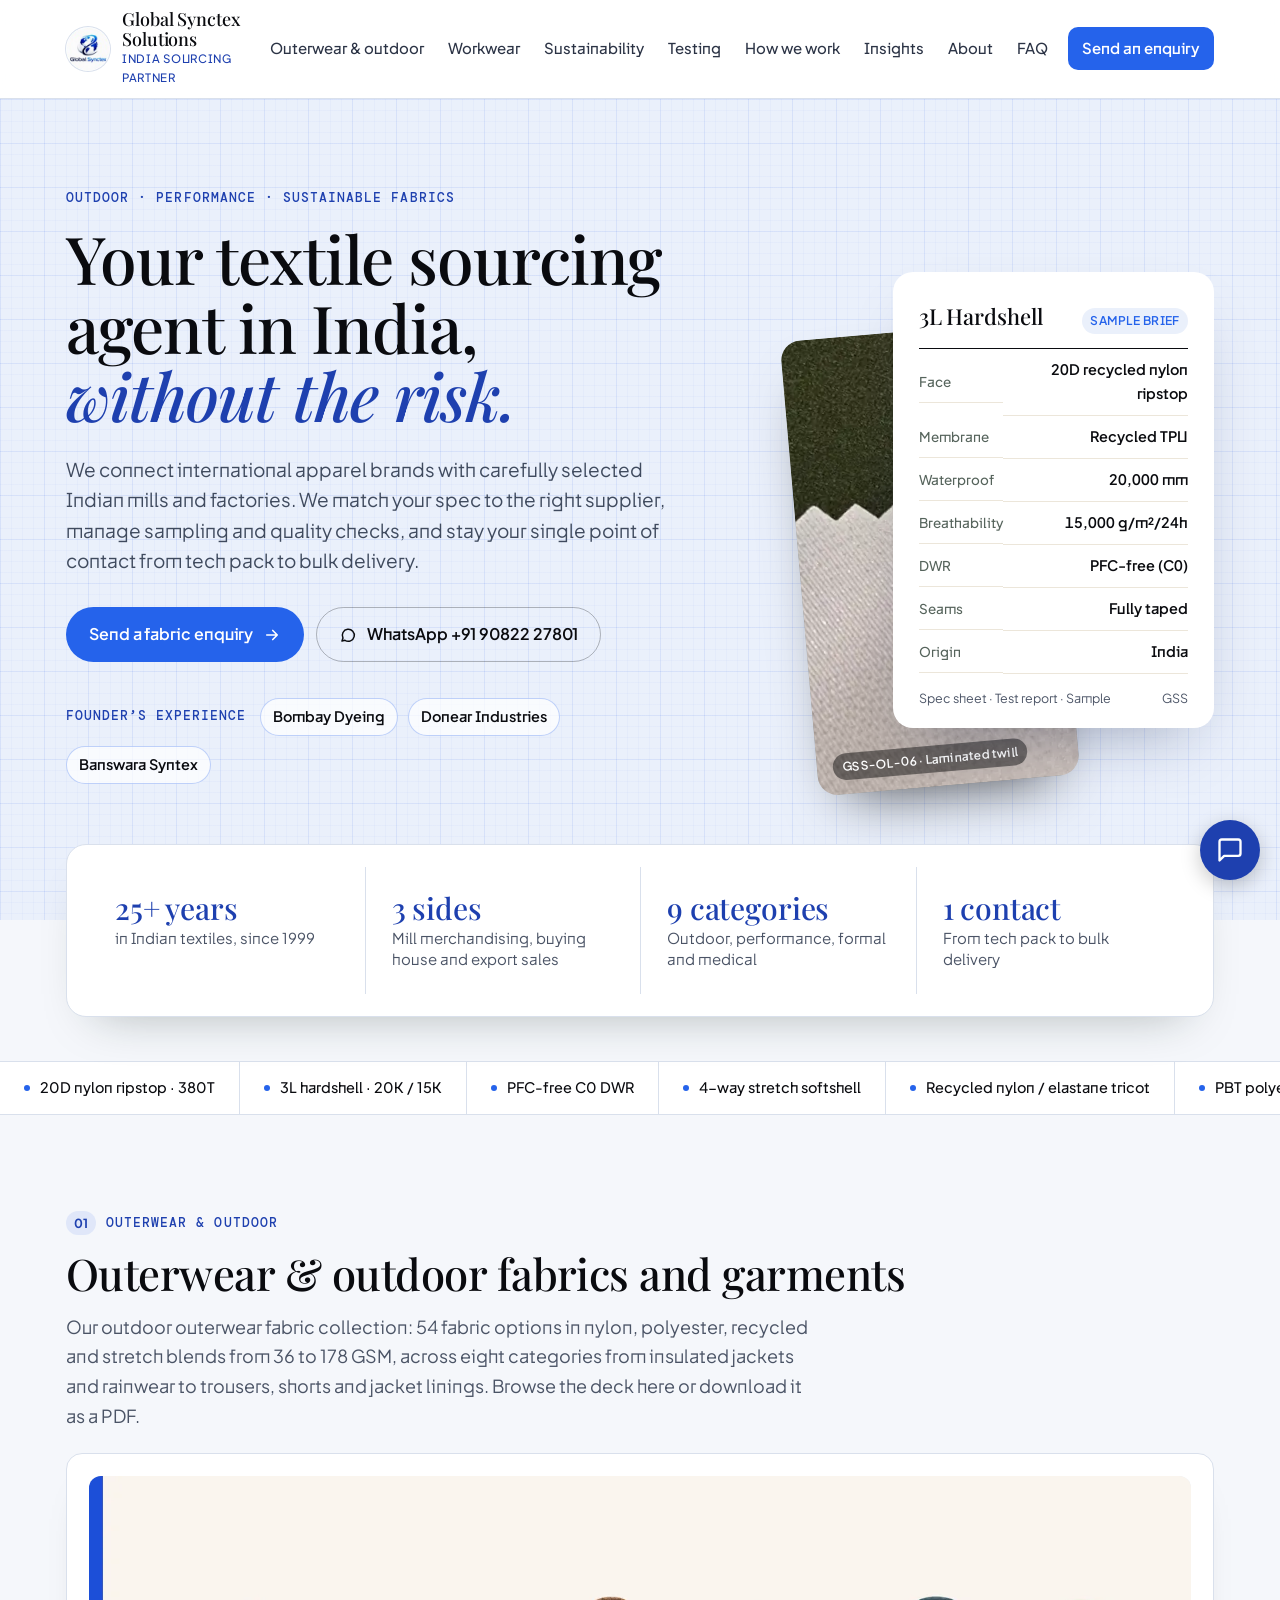
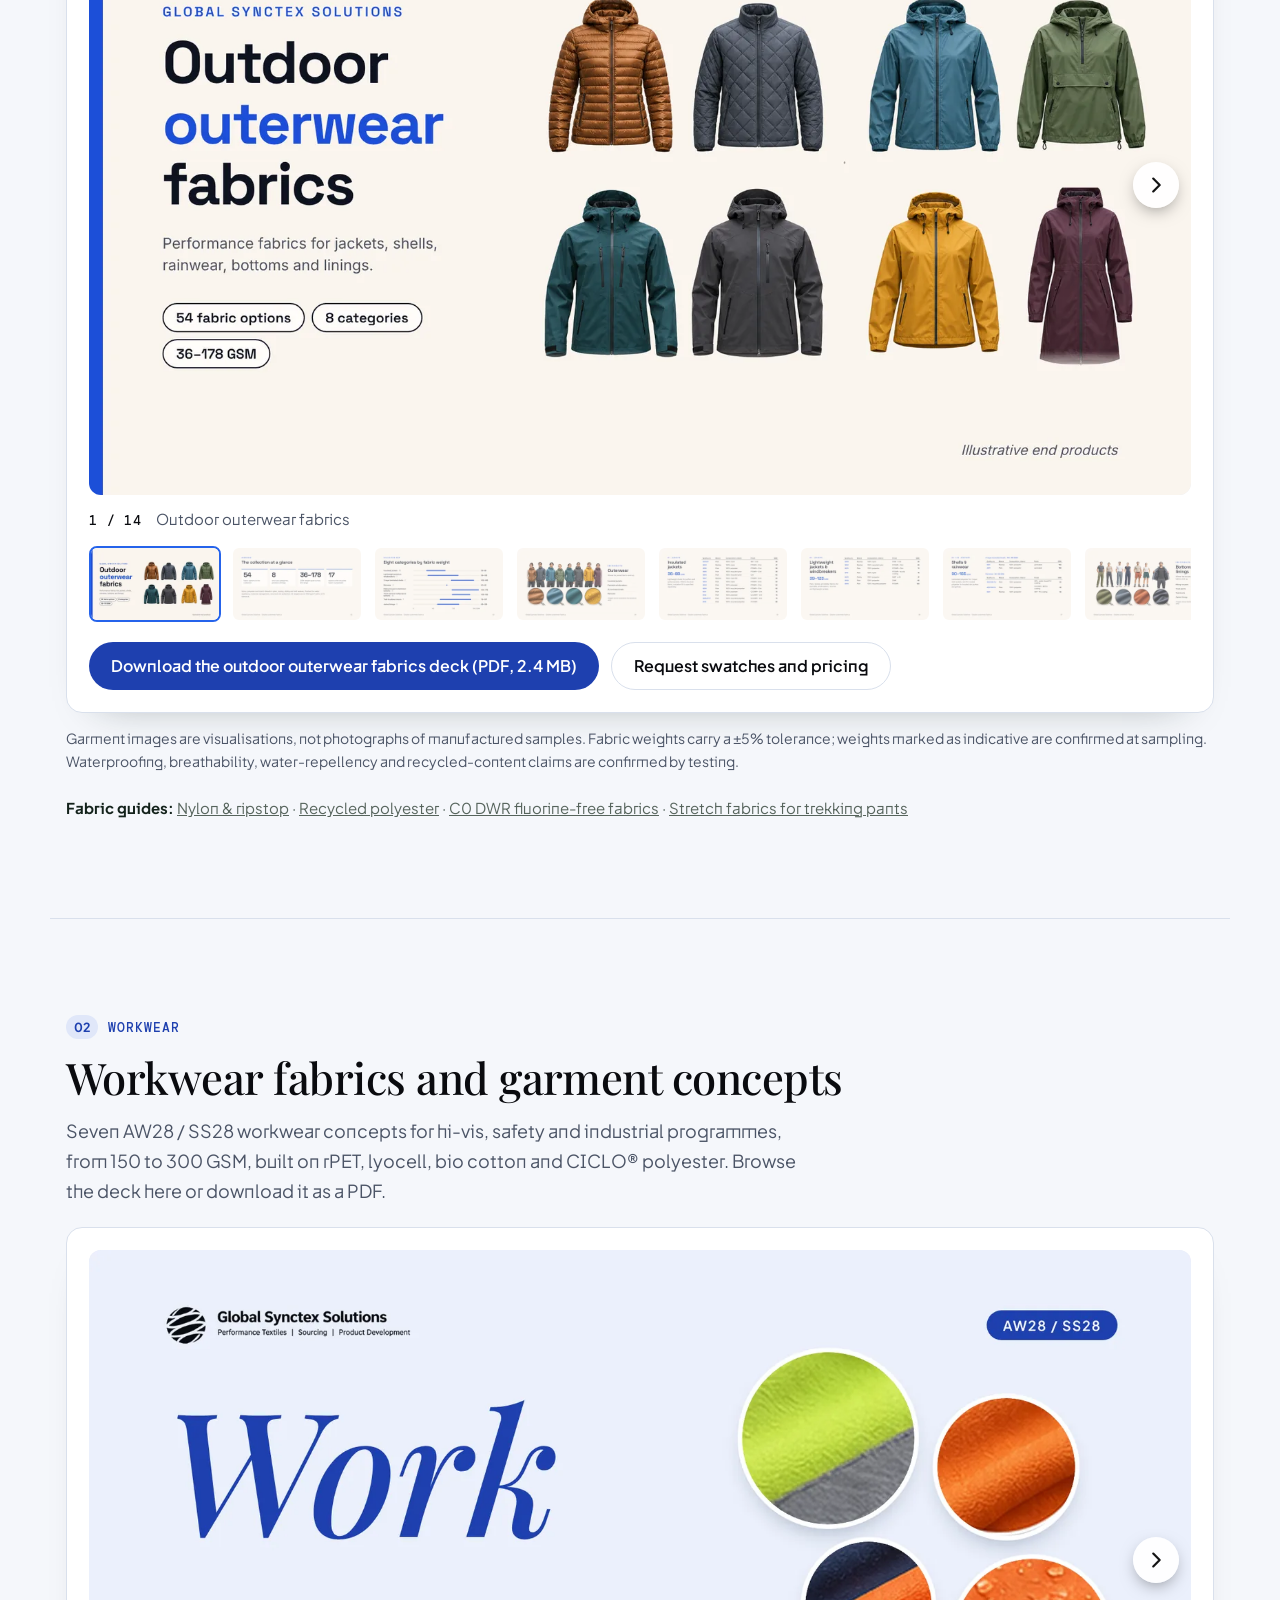
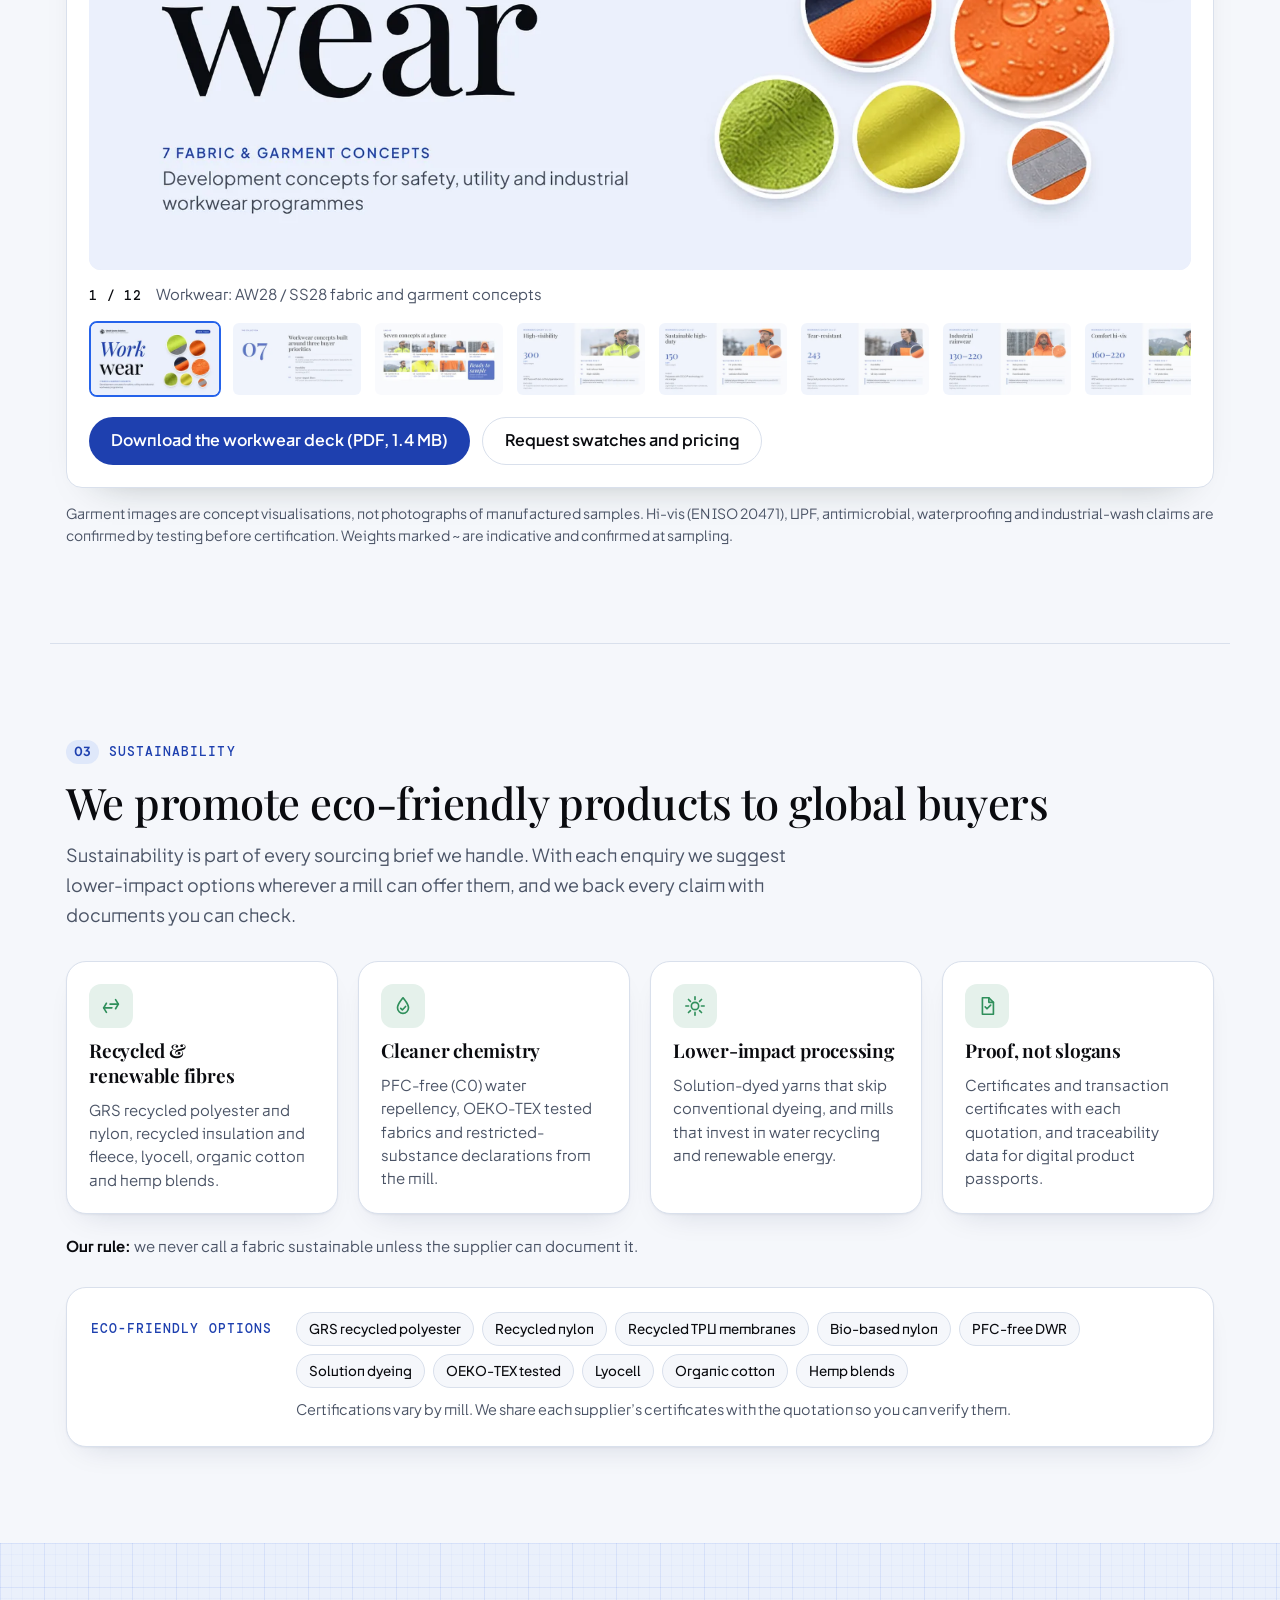
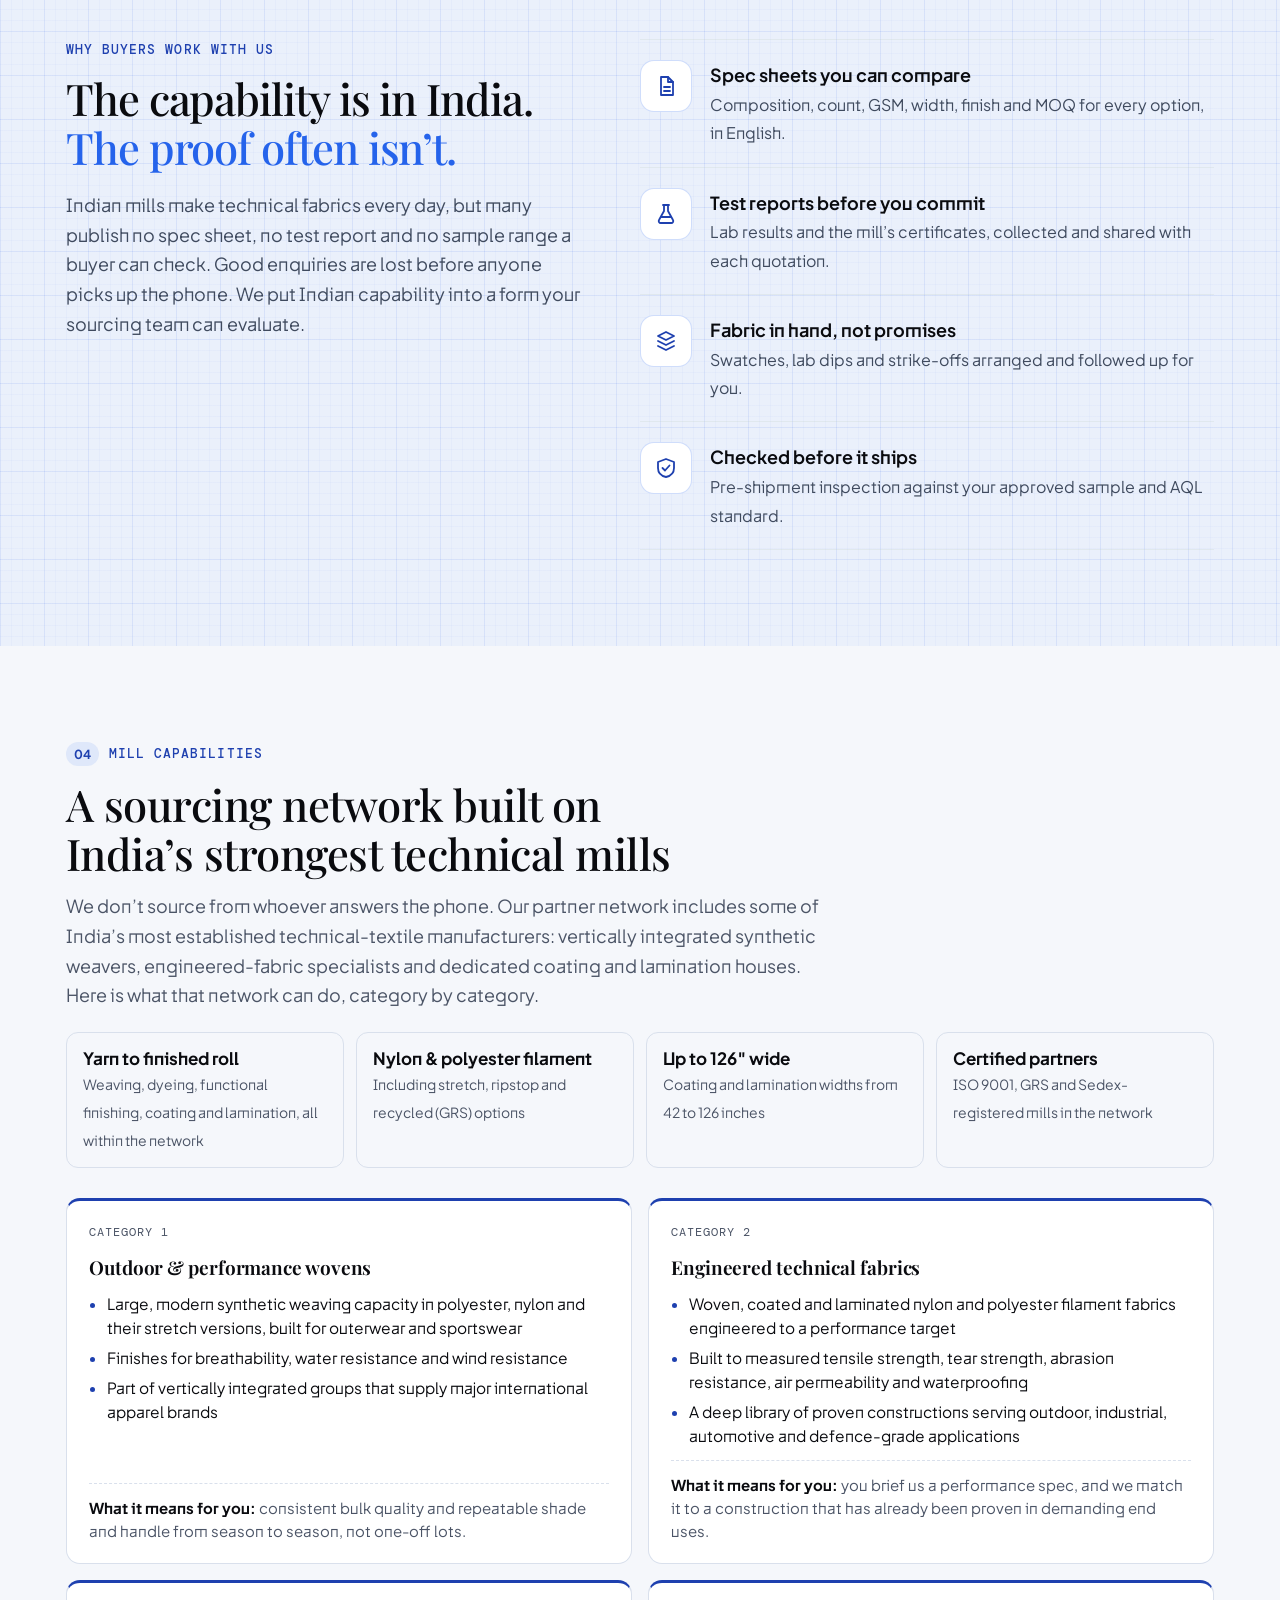
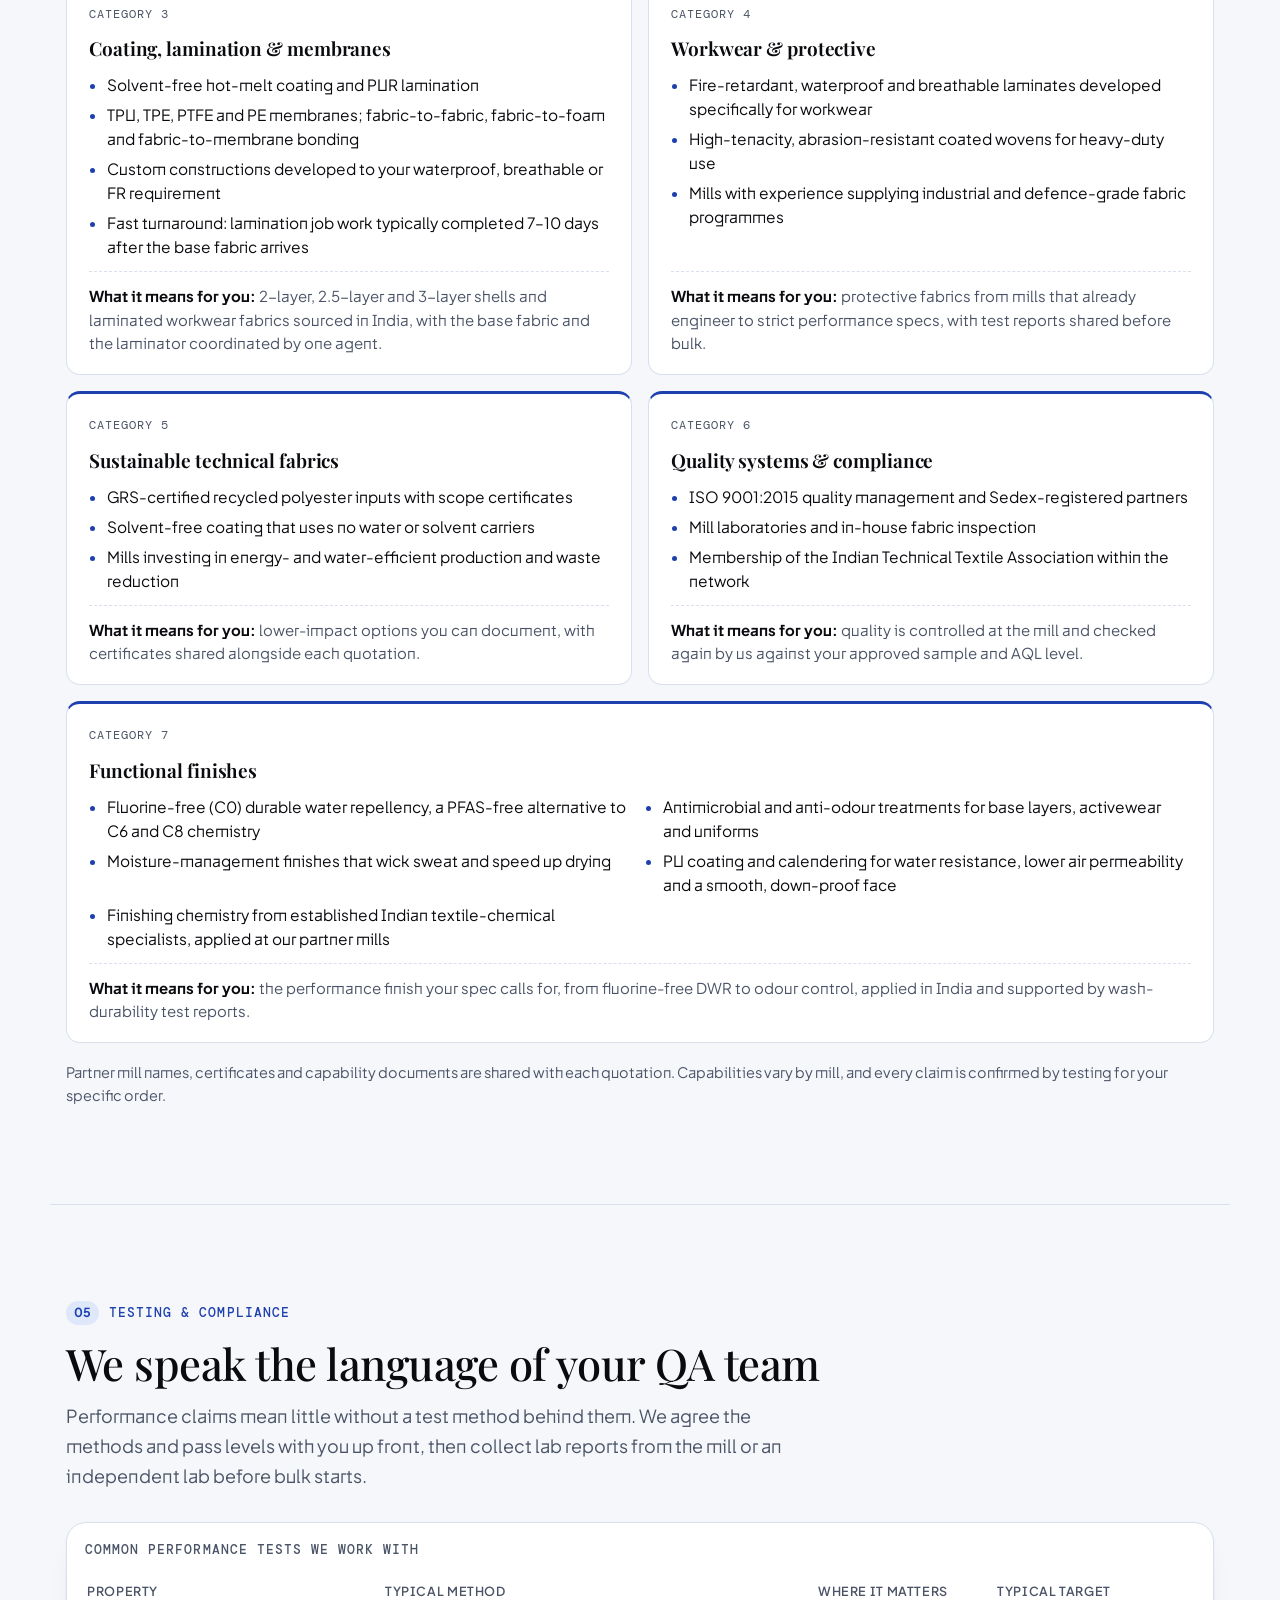
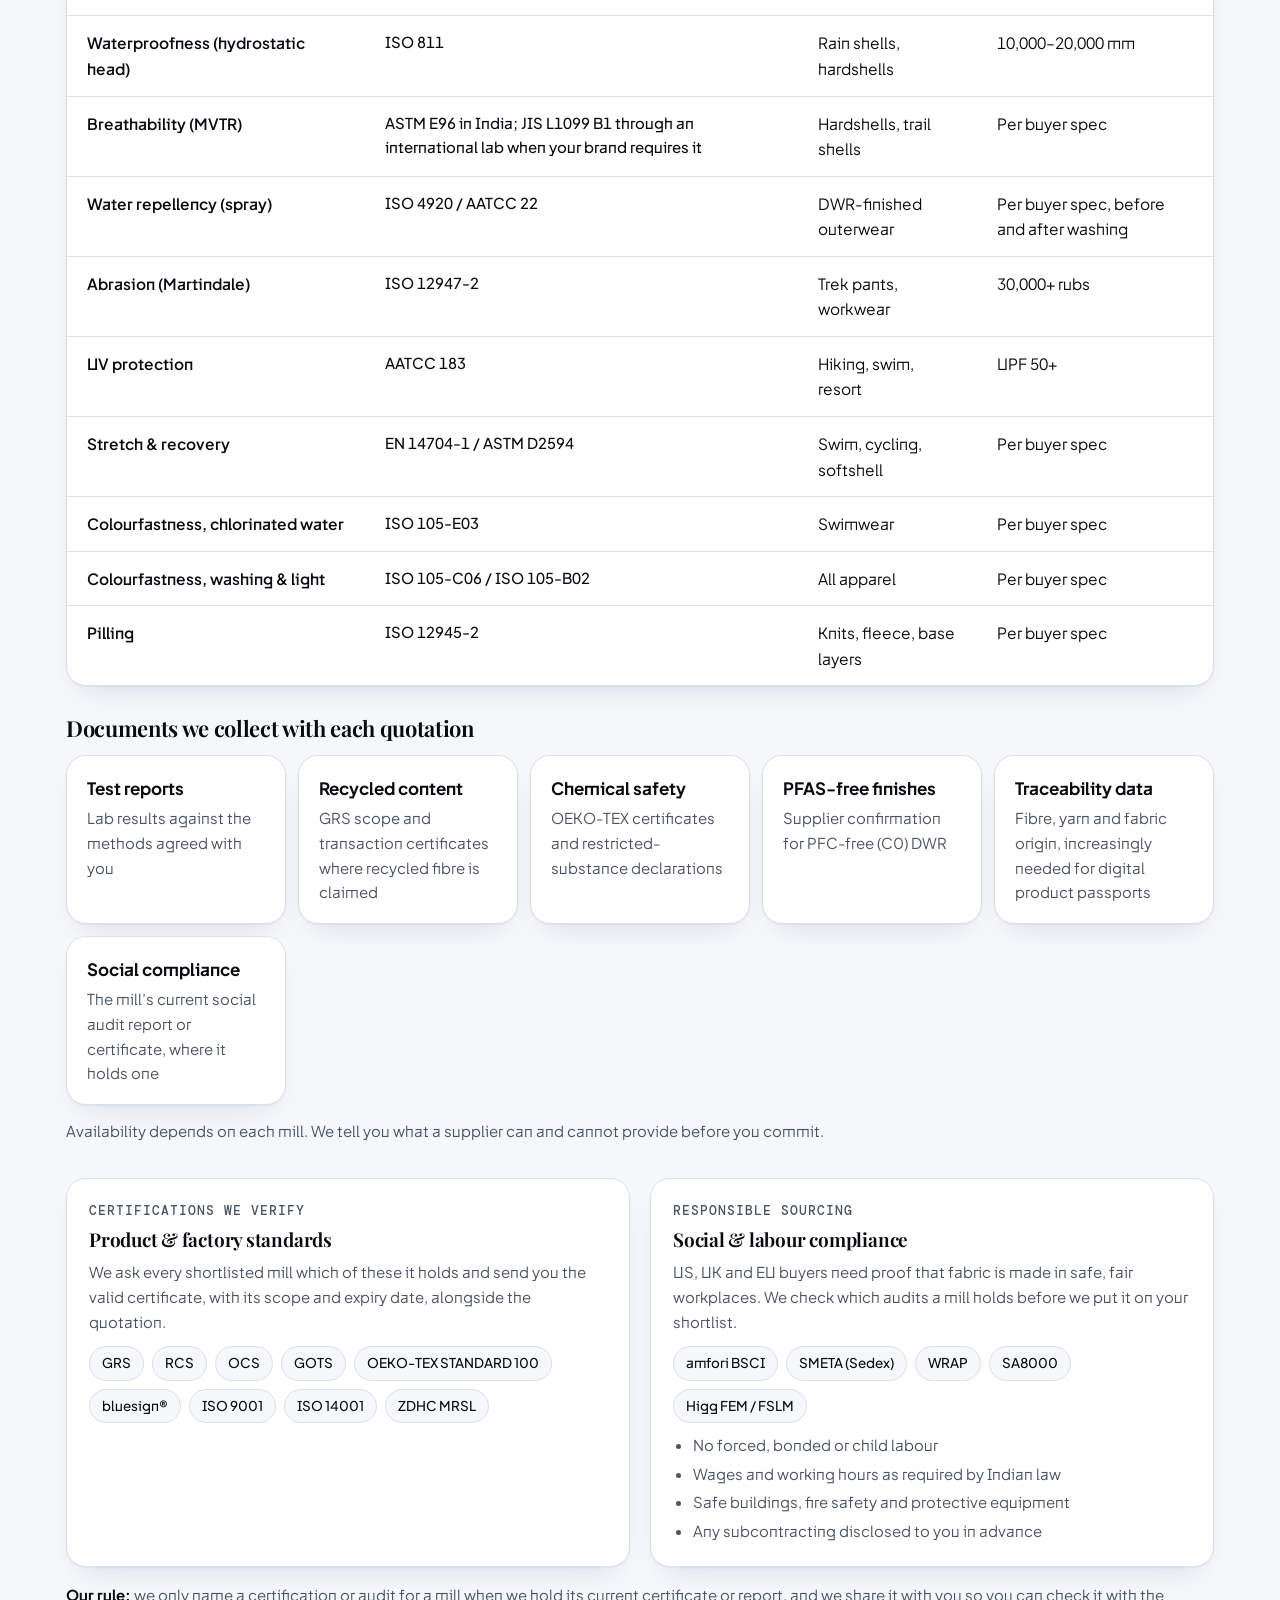
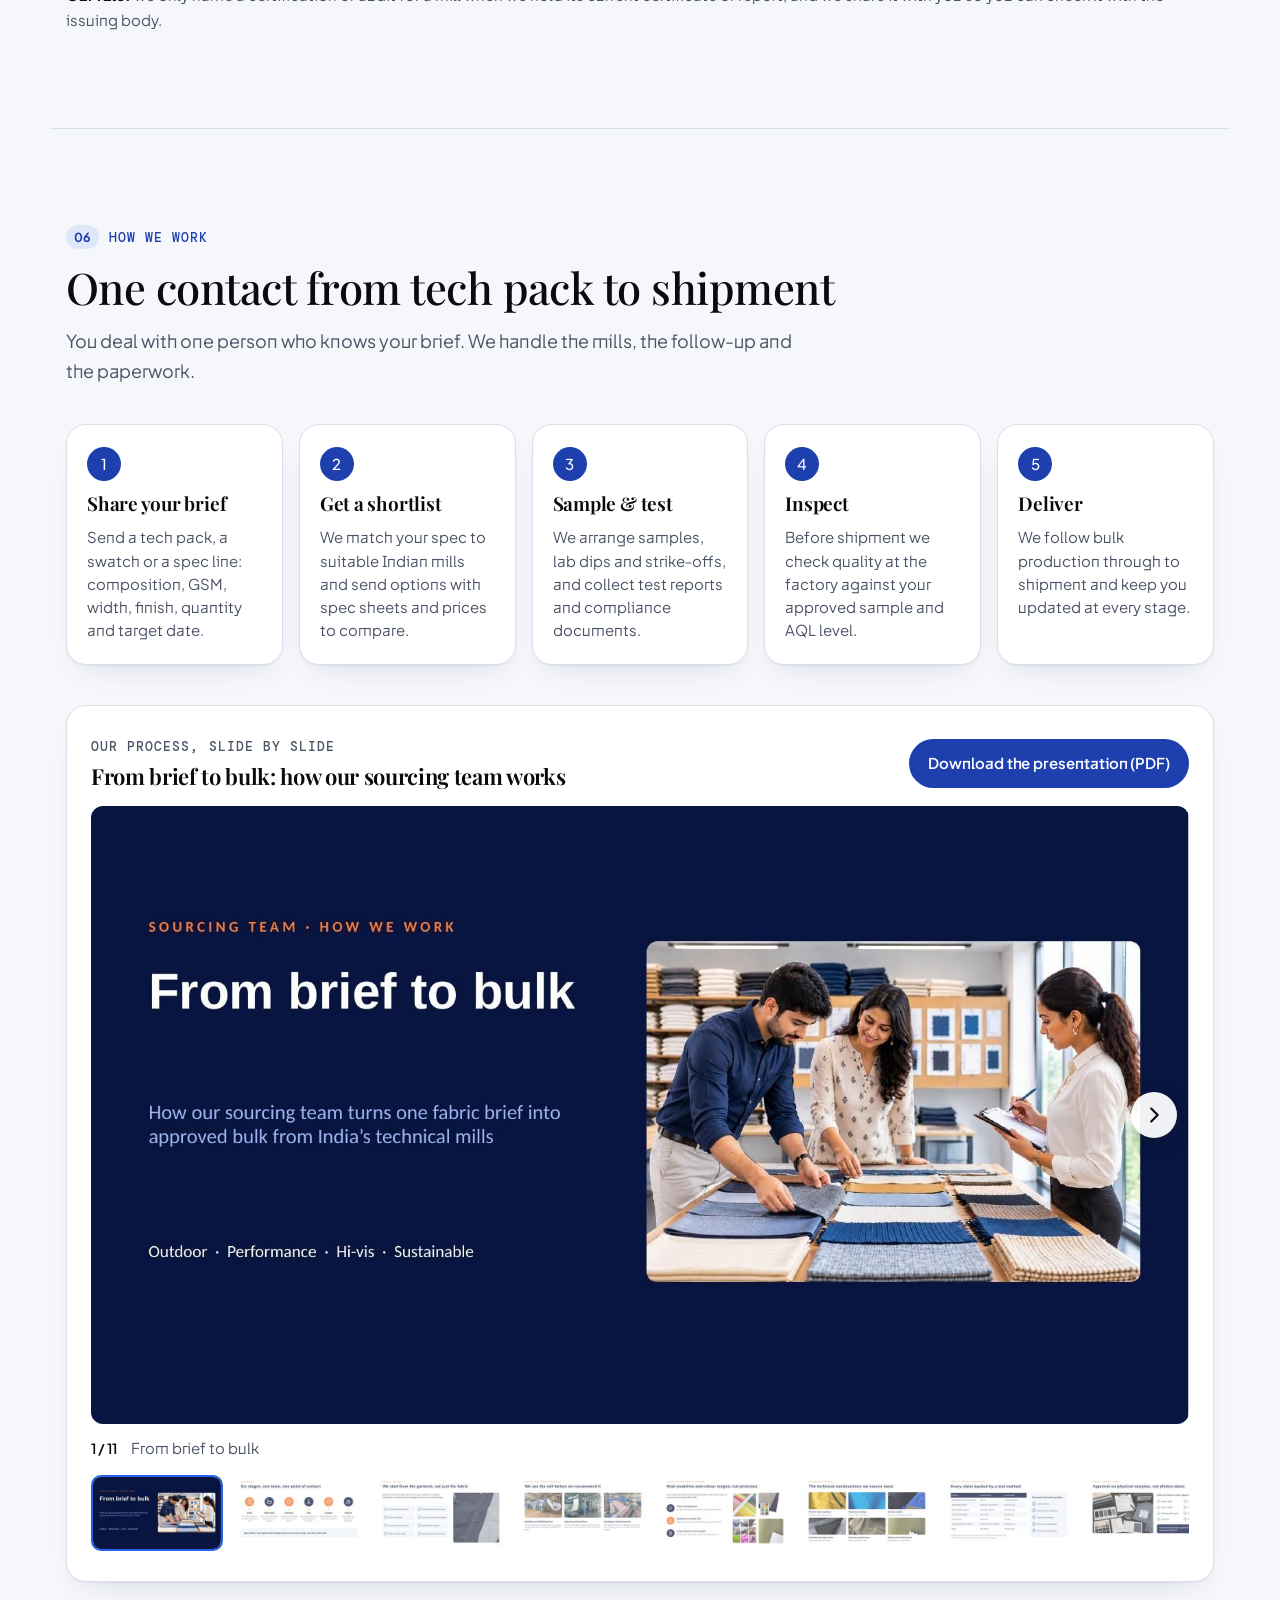
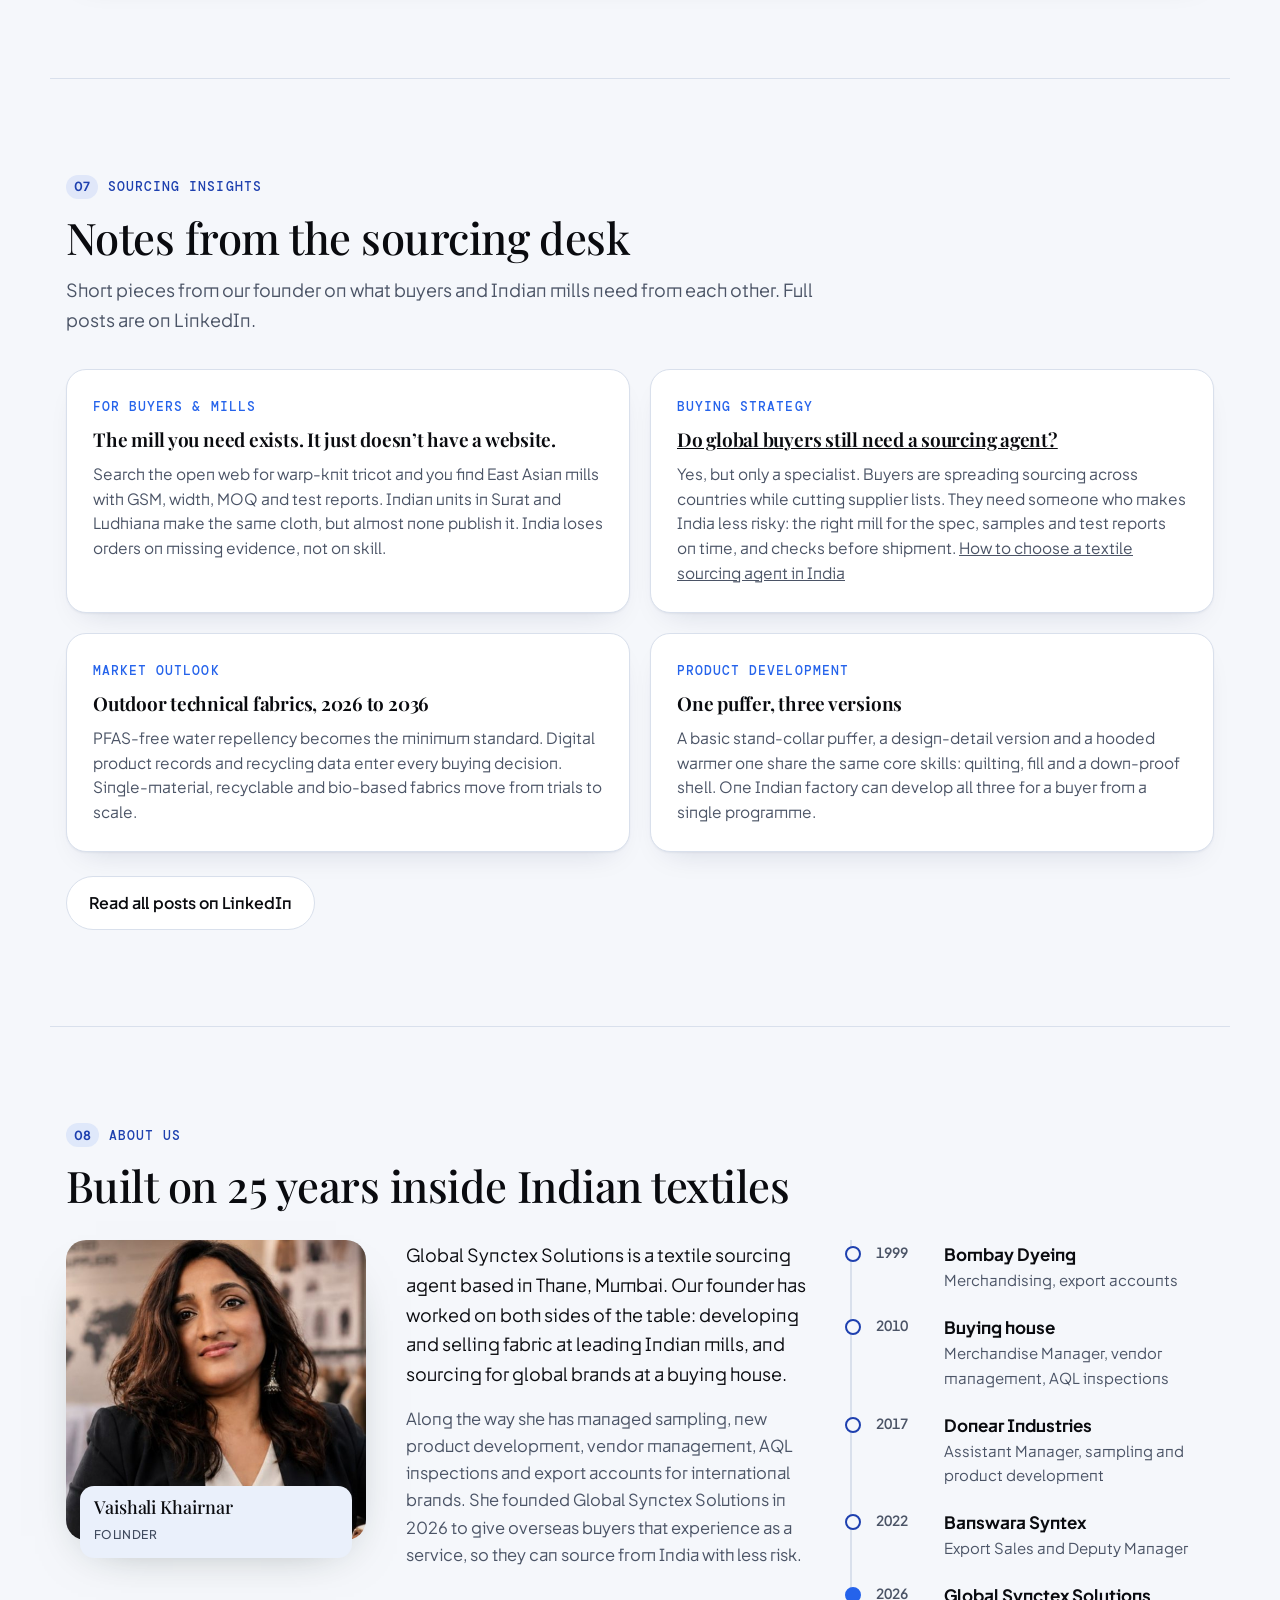
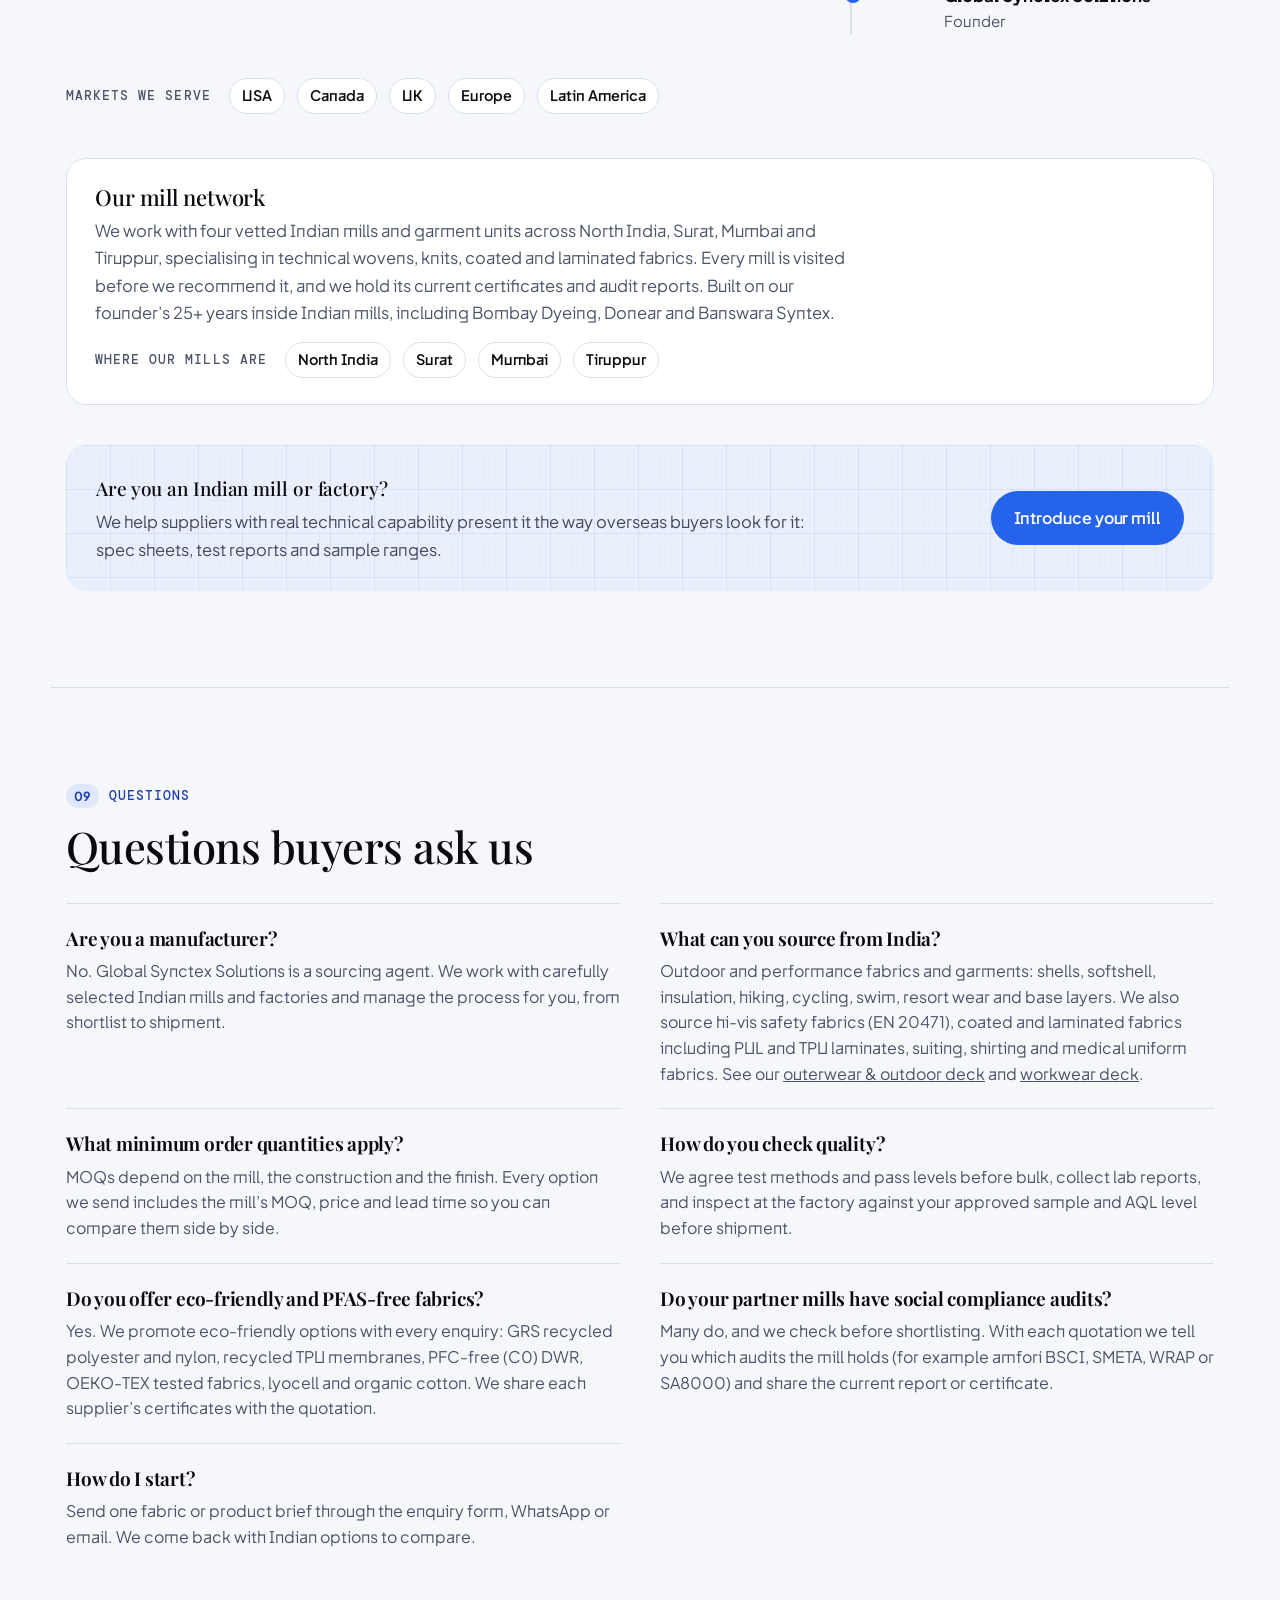
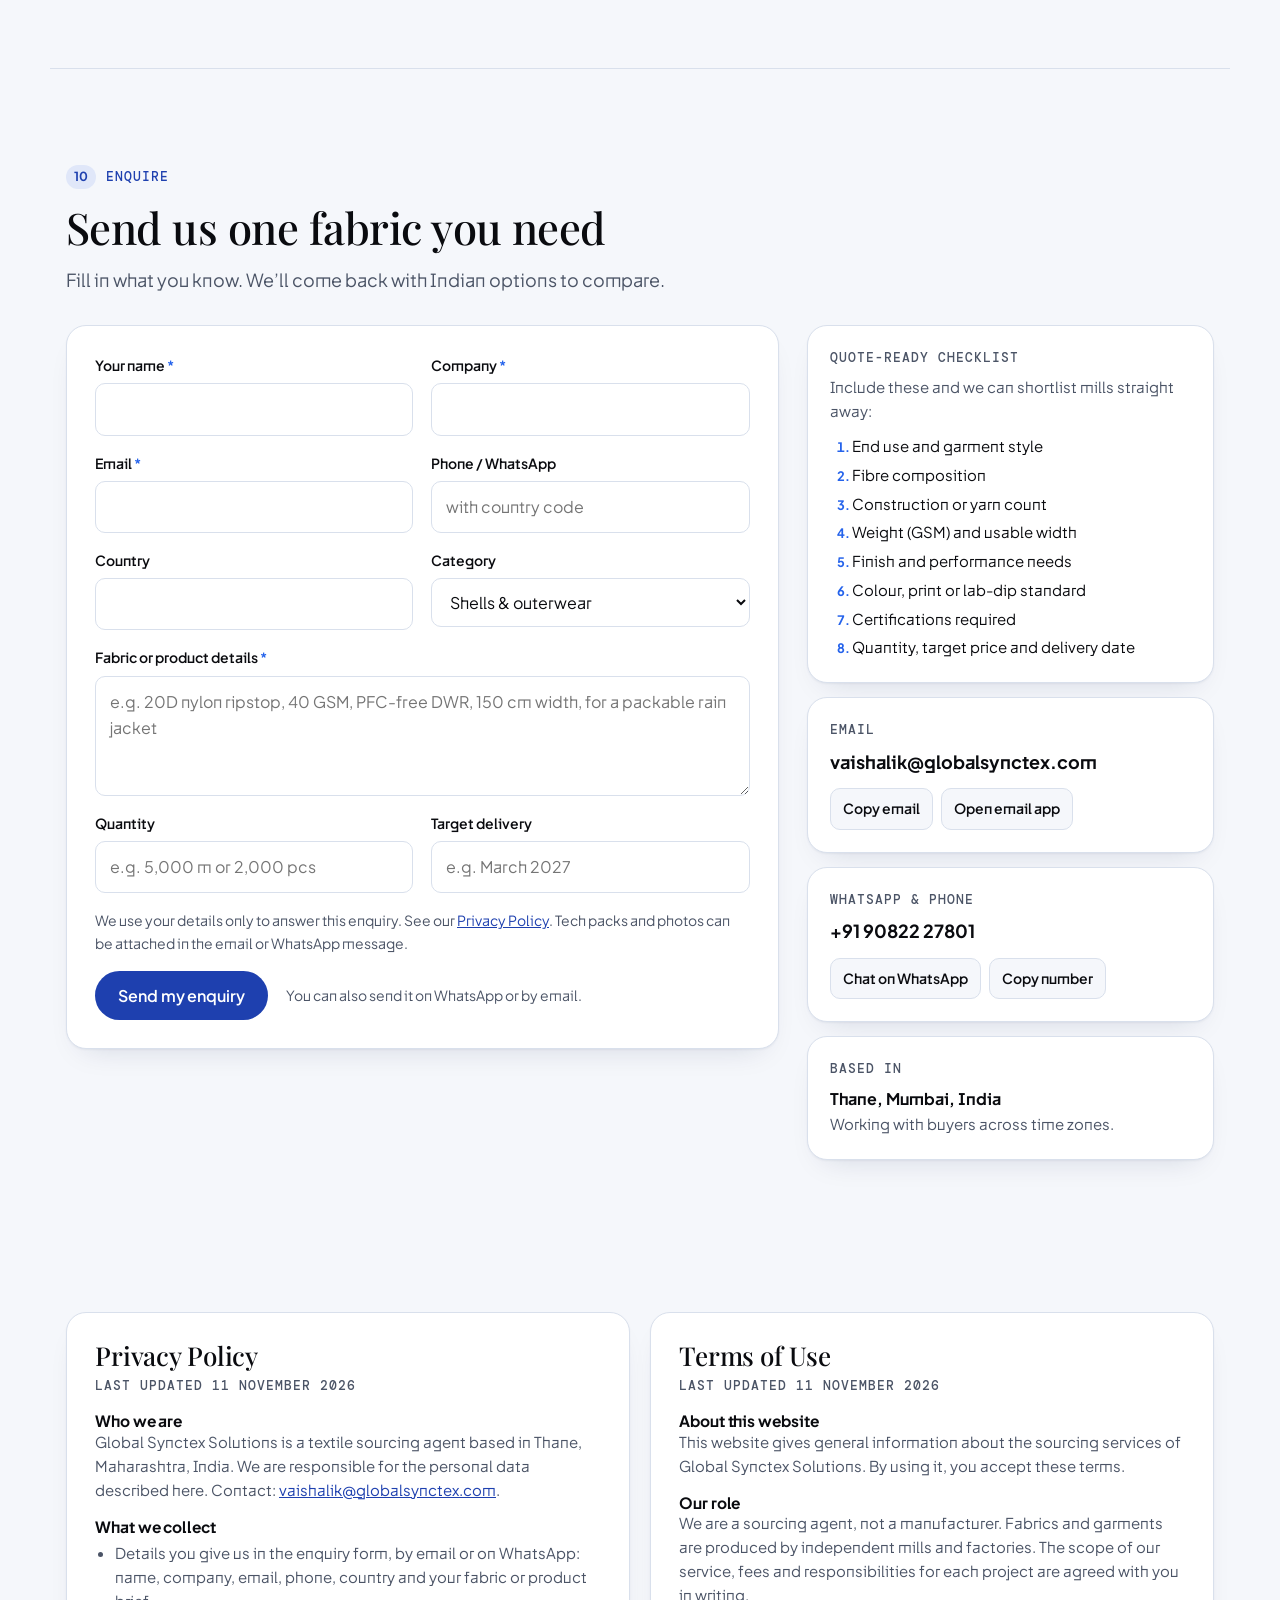
<file: index.html>
<!doctype html>
<html lang="en">
<head>
<meta charset="utf-8">
<meta name="viewport" content="width=device-width,initial-scale=1,viewport-fit=cover">
<title>Global Synctex Solutions | Textile Sourcing Agent in India for Outdoor & Performance Fabrics</title>
<meta name="description" content="Textile sourcing agent in India for outdoor, performance and sustainable apparel fabrics. We match your spec to vetted Indian mills, manage samples, testing and AQL inspection. 25+ years in Indian textiles.">
<meta name="keywords" content="textile sourcing agent India, fabric sourcing India, technical fabric sourcing, outdoor fabric India, performance fabric supplier India, recycled nylon fabric India, PFC-free DWR fabric, sourcing agent Mumbai">
<meta name="robots" content="index,follow,max-image-preview:large">
<meta name="author" content="Global Synctex Solutions">
<meta name="theme-color" content="#ffffff">
<meta name="claude:viewport-fit-sides" content="cover">
<meta property="og:type" content="website">
<meta property="og:site_name" content="Global Synctex Solutions">
<meta property="og:title" content="Sourcing from India, without the risk | Global Synctex Solutions">
<meta property="og:description" content="Textile sourcing agent in India for outdoor, performance and sustainable apparel fabrics. We match your spec to vetted Indian mills, manage samples, testing and AQL inspection. 25+ years in Indian textiles.">
<meta property="og:locale" content="en_US">
<meta name="twitter:card" content="summary">
<meta name="twitter:title" content="Global Synctex Solutions: textile sourcing agent in India">
<meta name="twitter:description" content="Textile sourcing agent in India for outdoor, performance and sustainable apparel fabrics. We match your spec to vetted Indian mills, manage samples, testing and AQL inspection. 25+ years in Indian textiles.">
<link rel="icon" type="image/png" href="[data-uri]">
<link rel="apple-touch-icon" href="[data-uri]">
<link rel="canonical" href="https://globalsynctex.com/">
<meta property="og:url" content="https://globalsynctex.com/">
<meta property="og:image" content="https://globalsynctex.com/slide-01.jpg">
<meta name="twitter:image" content="https://globalsynctex.com/slide-01.jpg">
<script type="application/ld+json">{"@context": "https://schema.org", "@graph": [{"@type": "ProfessionalService", "@id": "#business", "name": "Global Synctex Solutions", "url": "https://globalsynctex.com/", "description": "Textile sourcing agent in India for outdoor, performance and sustainable apparel fabrics. We match your spec to vetted Indian mills, manage samples, testing and AQL inspection. 25+ years in Indian textiles.", "email": "vaishalik@globalsynctex.com", "telephone": "+91-90822-27801", "address": {"@type": "PostalAddress", "addressLocality": "Thane", "addressRegion": "Maharashtra", "addressCountry": "IN"}, "areaServed": ["US", "CA", "GB", "EU", "Latin America"], "foundingDate": "2026", "founder": {"@type": "Person", "name": "Vaishali Khairnar", "jobTitle": "Founder", "sameAs": "https://www.linkedin.com/in/vaishali-khairnar-05a5b253/"}, "knowsAbout": ["Textile sourcing", "Technical fabrics", "Outdoor apparel fabrics", "Performance fabrics", "Sustainable textiles", "Fabric testing", "AQL inspection", "Hi-vis safety fabrics", "Coated and laminated fabrics", "Softshell fabrics"]}, {"@type": "FAQPage", "mainEntity": [{"@type": "Question", "name": "Are you a manufacturer?", "acceptedAnswer": {"@type": "Answer", "text": "No. Global Synctex Solutions is a sourcing agent. We work with carefully selected Indian mills and factories and manage the process for you, from shortlist to shipment."}}, {"@type": "Question", "name": "What can you source from India?", "acceptedAnswer": {"@type": "Answer", "text": "Outdoor and performance fabrics and garments: shells, softshell, insulation, hiking, cycling, swim, resort wear and base layers. We also source hi-vis safety fabrics (EN 20471), coated and laminated fabrics including PUL and TPU laminates, suiting, shirting and medical uniform fabrics. See our outerwear and outdoor deck and our workwear deck."}}, {"@type": "Question", "name": "What minimum order quantities apply?", "acceptedAnswer": {"@type": "Answer", "text": "MOQs depend on the mill, the construction and the finish. Every option we send includes the mill’s MOQ, price and lead time so you can compare them side by side."}}, {"@type": "Question", "name": "How do you check quality?", "acceptedAnswer": {"@type": "Answer", "text": "We agree test methods and pass levels before bulk, collect lab reports, and inspect at the factory against your approved sample and AQL level before shipment."}}, {"@type": "Question", "name": "Do you offer eco-friendly and PFAS-free fabrics?", "acceptedAnswer": {"@type": "Answer", "text": "Yes. We promote eco-friendly options with every enquiry: GRS recycled polyester and nylon, recycled TPU membranes, PFC-free (C0) DWR, OEKO-TEX tested fabrics, lyocell and organic cotton. We share each supplier’s certificates with the quotation."}}, {"@type": "Question", "name": "Do your partner mills have social compliance audits?", "acceptedAnswer": {"@type": "Answer", "text": "Many do, and we check before shortlisting. With each quotation we tell you which audits the mill holds (for example amfori BSCI, SMETA, WRAP or SA8000) and share the current report or certificate."}}, {"@type": "Question", "name": "How do I start?", "acceptedAnswer": {"@type": "Answer", "text": "Send one fabric or product brief through the enquiry form, WhatsApp or email. We come back with Indian options to compare."}}]}]}</script>
<link rel="preconnect" href="https://fonts.googleapis.com">
<link rel="preconnect" href="https://fonts.gstatic.com" crossorigin>
<link rel="stylesheet" href="https://fonts.googleapis.com/css2?family=Playfair+Display:ital,wght@0,500..900;1,500..900&family=Plus+Jakarta+Sans:ital,wght@0,400..800;1,400..800&family=DM+Mono:wght@400;500&display=swap">
<style>:root{color-scheme:light;box-sizing:border-box;padding-top:env(safe-area-inset-top,0px);padding-bottom:env(safe-area-inset-bottom,0px)}html{scroll-padding-top:env(safe-area-inset-top,0px)}body{margin:0;padding:0}img{max-width:100%}[hidden]:not([hidden=until-found i]){display:none!important}</style>
<style>
/* Layout: a technical-textile spec sheet. Navy ripstop hero carries the promise and a hang tag;
   every category opens with a woven swatch; mono labels read like a mill quality tag. */
:root{
  --paper:#f4f1ea;
  --sheet:#ffffff;
  --ink:#13221b;
  --muted:#56645c;
  --line:#e0d9cb;
  --brand:#c2410c;
  --brand-ink:#ffffff;
  --navy:#12241c;          /* hero, bands, footer */
  --navy-2:#1b3328;
  --on-navy:#f3efe7;
  --on-navy-muted:#b9c7be;
  --sky:#a8dde6;           /* accent on navy */
  --signal:#ff6b3d;        /* hi-vis tag orange */
  --signal-ink:#13221b;
  --focus:#ff6b3d;
  --display:"Archivo","Arial Narrow","Helvetica Neue",Arial,sans-serif;
  --body:"Public Sans","Helvetica Neue",Arial,sans-serif;
  --mono:"IBM Plex Mono",ui-monospace,"SFMono-Regular",Menlo,Consolas,monospace;
  --wrap:1180px;
  --gl:max(16px, env(safe-area-inset-left, 0px));
  --gr:max(16px, env(safe-area-inset-right, 0px));
}
@media (prefers-color-scheme: dark){
  :root:not([data-theme="light"]){
    --paper:#0e1914; --sheet:#15241d; --ink:#ece8df; --muted:#a3b2a9; --line:#26392f;
    --brand:#ff8a5c; --brand-ink:#13221b; --navy:#0b1712; --navy-2:#16291f; color-scheme:dark;
  }
}
:root[data-theme="dark"]{
  --paper:#0e1914; --sheet:#15241d; --ink:#ece8df; --muted:#a3b2a9; --line:#26392f;
  --brand:#ff8a5c; --brand-ink:#13221b; --navy:#0b1712; --navy-2:#16291f; color-scheme:dark;
}

*{box-sizing:border-box}
html{scroll-behavior:smooth}
@media (prefers-reduced-motion: reduce){html{scroll-behavior:auto}*{animation:none!important;transition:none!important}}
body{background:var(--paper);color:var(--ink);font-family:var(--body);font-size:17px;line-height:1.6;-webkit-font-smoothing:antialiased}
body::before{content:"";position:fixed;inset:0 0 auto;height:env(safe-area-inset-top,0px);z-index:40;background:var(--navy)}
a{color:inherit}
img{max-width:100%;display:block}
:focus-visible{outline:3px solid var(--focus);outline-offset:3px;border-radius:4px}
.wrap{max-width:var(--wrap);margin-inline:auto;padding-left:var(--gl);padding-right:var(--gr)}
h1,h2,h3{font-family:var(--display);font-stretch:80%;line-height:1.02;letter-spacing:-.01em;margin:0;text-wrap:balance}
p{margin:0}
.label{font-family:var(--mono);font-size:12.5px;letter-spacing:.12em;text-transform:uppercase;color:var(--muted)}
.btn{display:inline-flex;align-items:center;gap:10px;padding:14px 22px;border-radius:9px;font-weight:700;font-size:16px;text-decoration:none;border:1.5px solid transparent;cursor:pointer;font-family:var(--body);transition:transform .15s ease,filter .15s ease,border-color .15s ease}
.btn:hover{transform:translateY(-1px)}
.btn svg{width:18px;height:18px;flex:none}
.btn.hot{background:var(--signal);color:var(--signal-ink)}
.btn.hot:hover{filter:brightness(1.06)}
.btn.line-light{border-color:rgba(243,239,231,.4);color:var(--on-navy)}
.btn.line-light:hover{border-color:var(--on-navy)}
.btn.primary{background:var(--brand);color:var(--brand-ink)}
.btn.ghost{border-color:var(--line);background:var(--sheet);color:var(--ink)}
.btn.ghost:hover{border-color:var(--brand)}

/* Ripstop texture used on navy surfaces */
.ripstop{
  background-color:var(--navy);
  background-image:
    linear-gradient(rgba(168,221,230,.10) 1.5px, transparent 1.5px),
    linear-gradient(90deg, rgba(168,221,230,.10) 1.5px, transparent 1.5px),
    linear-gradient(rgba(168,221,230,.045) 1px, transparent 1px),
    linear-gradient(90deg, rgba(168,221,230,.045) 1px, transparent 1px);
  background-size:44px 44px,44px 44px,11px 11px,11px 11px;
}

/* Header */
.site-head{position:sticky;top:env(safe-area-inset-top,0px);z-index:30;background:rgba(18,36,28,.94);backdrop-filter:blur(8px);-webkit-backdrop-filter:blur(8px);border-bottom:1px solid rgba(168,221,230,.18);color:var(--on-navy)}
.site-head .wrap{display:flex;align-items:center;gap:18px;padding-block:10px}
.brand{display:flex;align-items:center;gap:12px;text-decoration:none;min-width:0}
.brand img{width:44px;height:44px;border-radius:50%;background:#fff;box-shadow:0 0 0 2px rgba(255,255,255,.9);flex:none}
.brand b{font-family:var(--display);font-stretch:84%;font-size:20px;font-weight:800;line-height:1.1;display:block}
.brand small{display:block;font-family:var(--mono);font-size:10.5px;letter-spacing:.12em;text-transform:uppercase;color:var(--on-navy-muted)}
.nav{margin-left:auto;display:flex;align-items:center;gap:4px}
.nav a{text-decoration:none;font-weight:500;font-size:15px;padding:8px 10px;white-space:nowrap;border-radius:7px;color:var(--on-navy-muted)}
.nav a:hover{color:var(--on-navy);background:rgba(168,221,230,.12)}
.nav a.cta{background:var(--signal);color:var(--signal-ink);font-weight:700;margin-left:6px}
.nav a.cta:hover{background:var(--signal);filter:brightness(1.06)}
@media (max-width:1240px){.nav a.n3{display:none}}
@media (max-width:1100px){.nav a.n2{display:none}}
@media (max-width:940px){.nav a:not(.cta){display:none}}
@media (max-width:440px){.brand small{display:none}.brand b{font-size:17px}.nav a.cta{padding:8px 10px;font-size:14px}}

/* Hero */
.hero{color:var(--on-navy);position:relative;overflow:hidden}
.hero::after{content:"";position:absolute;right:-180px;top:-140px;width:620px;height:620px;border-radius:50%;background:radial-gradient(closest-side,rgba(255,107,61,.38),transparent);pointer-events:none}
.hero .wrap{position:relative;z-index:1;display:grid;grid-template-columns:minmax(0,1.2fr) minmax(0,.85fr);gap:56px;align-items:center;padding-block:76px 132px}
.hero .label{color:var(--sky)}
.hero h1{margin-top:18px;font-size:clamp(46px,7vw,92px);font-weight:900;font-stretch:72%;letter-spacing:-.015em}
.hl{position:relative;white-space:nowrap;color:#fff}
.hl::after{content:"";position:absolute;left:-2px;right:-4px;bottom:.06em;height:.16em;background:var(--signal);z-index:-1;border-radius:2px;transform-origin:left;animation:mark .9s .35s cubic-bezier(.2,.7,.2,1) both}
@keyframes mark{from{transform:scaleX(0)}to{transform:scaleX(1)}}
.hero h1 .hl{z-index:0}
.hero .lede{margin-top:24px;font-size:19.5px;max-width:34em;color:#e6e0d3}
.hero .actions{display:flex;flex-wrap:wrap;gap:12px;margin-top:32px}
.xp{margin-top:34px;display:flex;flex-wrap:wrap;align-items:center;gap:10px 14px}
.xp .label{color:var(--on-navy-muted);margin-right:4px}
.xp b{font-family:var(--display);font-stretch:86%;font-weight:700;font-size:17px;color:var(--on-navy);padding:6px 12px;border:1px solid rgba(168,221,230,.28);border-radius:999px;background:rgba(168,221,230,.06)}

/* Tag stack */
.tags{position:relative;display:flex;justify-content:center;padding-top:30px;min-height:430px}
.swatch-back{position:absolute;width:min(78%,300px);aspect-ratio:3/4;top:58px;left:50%;margin-left:-190px;border-radius:12px;transform:rotate(-9deg);box-shadow:0 30px 60px -30px rgba(0,0,0,.7);
  background-color:#d9481c;background-image:linear-gradient(rgba(255,255,255,.18) 2px,transparent 2px),linear-gradient(90deg,rgba(255,255,255,.18) 2px,transparent 2px),linear-gradient(rgba(255,255,255,.07) 1px,transparent 1px),linear-gradient(90deg,rgba(255,255,255,.07) 1px,transparent 1px);background-size:26px 26px,26px 26px,6.5px 6.5px,6.5px 6.5px}
.swatch-back span{position:absolute;left:16px;bottom:14px;font-family:var(--mono);font-size:11px;letter-spacing:.12em;text-transform:uppercase;color:#fff;background:rgba(0,0,0,.25);padding:4px 8px;border-radius:4px}
.tag{position:relative;width:min(100%,360px);background:#fff;color:#13221b;border-radius:6px 6px 16px 16px;padding:48px 26px 22px;box-shadow:0 34px 70px -28px rgba(0,0,0,.75);transform-origin:50% -46px;animation:sway 3.4s ease-in-out .3s 1 both;margin-left:60px}
.tag::before{content:"";position:absolute;top:17px;left:50%;width:16px;height:16px;margin-left:-8px;border-radius:50%;background:var(--navy);box-shadow:inset 0 0 0 2px #d6cfc0}
.tag::after{content:"";position:absolute;top:-44px;left:50%;width:2px;height:66px;margin-left:-1px;background:var(--signal);transform:rotate(10deg);transform-origin:bottom}
@keyframes sway{0%{transform:rotate(-5deg)}35%{transform:rotate(2.4deg)}65%{transform:rotate(-1deg)}100%{transform:rotate(0)}}
.tag-head{display:flex;justify-content:space-between;align-items:baseline;gap:10px;padding-bottom:12px;border-bottom:2.5px solid #13221b}
.tag-head b{font-family:var(--display);font-stretch:76%;font-size:26px;font-weight:900}
.tag-head span{font-family:var(--mono);font-size:11px;letter-spacing:.12em;color:#d9481c;text-transform:uppercase;white-space:nowrap}
.tag dl{margin:0;display:grid;grid-template-columns:auto 1fr;font-family:var(--mono);font-size:13px}
.tag dt,.tag dd{margin:0;padding:8px 0;border-bottom:1px dashed #d6cfc0}
.tag dt{color:#56645c;letter-spacing:.06em;text-transform:uppercase;font-size:11.5px;padding-right:14px;align-self:center}
.tag dd{text-align:right;font-variant-numeric:tabular-nums}
.tag .foot{display:flex;justify-content:space-between;gap:10px;margin-top:14px;font-family:var(--mono);font-size:10.5px;color:#56645c;letter-spacing:.08em;text-transform:uppercase}
@media (max-width:900px){
  .hero .wrap{grid-template-columns:1fr;gap:36px;padding-block:52px 120px}
  .tags{min-height:0;padding-top:40px}
  .swatch-back{margin-left:-170px}
  .tag{margin-left:40px}
}
@media (max-width:480px){.swatch-back{display:none}.tag{margin-left:0}}

/* Stats card overlapping hero */
.stats{position:relative;z-index:2;margin-top:-76px}
.stats .card{background:var(--sheet);border:1px solid var(--line);border-radius:16px;box-shadow:0 24px 50px -30px rgba(18,36,28,.45);display:grid;grid-template-columns:repeat(4,minmax(0,1fr))}
.stat{padding:24px 24px 22px;border-left:1px solid var(--line);display:flex;flex-direction:column;gap:4px;min-width:0}
.stat:first-child{border-left:0}
.stat b{font-family:var(--display);font-stretch:78%;font-size:34px;font-weight:850;line-height:1;color:var(--brand)}
.stat span{font-size:14.5px;color:var(--muted)}
@media (max-width:860px){.stats .card{grid-template-columns:repeat(2,minmax(0,1fr))}.stat:nth-child(3){border-left:0}.stat:nth-child(n+3){border-top:1px solid var(--line)}}
@media (max-width:420px){.stat{padding:18px 16px}.stat b{font-size:28px}}

/* Spec ticker */
.ticker{margin-top:44px;overflow:hidden;border-block:1px solid var(--line);background:var(--sheet)}
.ticker .track{display:flex;width:max-content;animation:tick 60s linear infinite}
.ticker:hover .track{animation-play-state:paused}
.ticker ul{display:flex;list-style:none;margin:0;padding:0}
.ticker li{font-family:var(--mono);font-size:13.5px;white-space:nowrap;padding:14px 26px;border-right:1px solid var(--line);color:var(--ink)}
.ticker li::before{content:"";display:inline-block;width:8px;height:8px;background:var(--signal);margin-right:10px;transform:rotate(45deg) translateY(-1px)}
@keyframes tick{from{transform:translateX(0)}to{transform:translateX(-50%)}}

/* Sections */
section{scroll-margin-top:84px}
.sec .wrap{padding-block:88px;display:grid;grid-template-columns:200px minmax(0,1fr);gap:32px 48px}
.sec-label{padding-top:8px;border-top:2.5px solid var(--ink);align-self:start}
.sec-label .num{display:block;font-family:var(--mono);font-size:12px;color:var(--signal);letter-spacing:.1em;margin-bottom:4px;font-weight:500}
.sec h2{font-size:clamp(36px,4.6vw,60px);font-weight:850;font-stretch:76%}
.sec .intro{margin-top:16px;max-width:40em;color:var(--muted);font-size:18px}
.sec + .sec .wrap{border-top:1px solid var(--line)}
@media (max-width:860px){.sec .wrap{grid-template-columns:1fr;padding-block:60px}.sec-label{max-width:200px}}

/* Categories with swatches */
.cats{margin-top:38px;display:grid;grid-template-columns:repeat(3,minmax(0,1fr));gap:16px}
.cat{background:var(--sheet);border:1px solid var(--line);border-radius:12px;overflow:hidden;display:flex;flex-direction:column;min-width:0;transition:transform .2s ease,box-shadow .2s ease}
.cat:hover{transform:translateY(-3px);box-shadow:0 18px 36px -24px rgba(18,36,28,.5)}
.sw{height:96px;position:relative;background-color:var(--c)}
.sw span{position:absolute;left:14px;bottom:12px;font-family:var(--mono);font-size:11px;letter-spacing:.1em;text-transform:uppercase;color:#fff;background:rgba(0,0,0,.28);padding:4px 8px;border-radius:4px}
.sw-ripstop{background-image:linear-gradient(rgba(255,255,255,.2) 2px,transparent 2px),linear-gradient(90deg,rgba(255,255,255,.2) 2px,transparent 2px),linear-gradient(rgba(255,255,255,.07) 1px,transparent 1px),linear-gradient(90deg,rgba(255,255,255,.07) 1px,transparent 1px);background-size:24px 24px,24px 24px,6px 6px,6px 6px}
.sw-fleece{background-image:radial-gradient(rgba(255,255,255,.28) 1.3px,transparent 1.8px),radial-gradient(rgba(255,255,255,.16) 1.3px,transparent 1.8px);background-size:7px 7px,7px 7px;background-position:0 0,3.5px 3.5px}
.sw-twill{background-image:repeating-linear-gradient(45deg,rgba(255,255,255,.18) 0 2px,transparent 2px 7px)}
.sw-mesh{background-image:radial-gradient(circle,rgba(0,0,0,.42) 2.4px,transparent 2.9px),radial-gradient(circle,rgba(0,0,0,.42) 2.4px,transparent 2.9px);background-size:11px 11px,11px 11px;background-position:0 0,5.5px 5.5px}
.sw-tricot{background-image:repeating-linear-gradient(60deg,rgba(255,255,255,.2) 0 1.5px,transparent 1.5px 9px),repeating-linear-gradient(-60deg,rgba(255,255,255,.2) 0 1.5px,transparent 1.5px 9px)}
.sw-linen{background-image:repeating-linear-gradient(0deg,rgba(255,255,255,.2) 0 1px,transparent 1px 4px),repeating-linear-gradient(90deg,rgba(0,0,0,.09) 0 1px,transparent 1px 6px),repeating-linear-gradient(90deg,rgba(255,255,255,.08) 0 3px,transparent 3px 23px)}
.sw-rib{background-image:repeating-linear-gradient(90deg,rgba(255,255,255,.2) 0 3px,rgba(0,0,0,.1) 3px 6px)}
.sw-herring{background-image:linear-gradient(135deg,rgba(255,255,255,.14) 25%,transparent 25%),linear-gradient(225deg,rgba(255,255,255,.14) 25%,transparent 25%),linear-gradient(315deg,rgba(255,255,255,.14) 25%,transparent 25%),linear-gradient(45deg,rgba(255,255,255,.14) 25%,transparent 25%);background-size:14px 14px;background-position:-7px 0,-7px 0,0 0,0 0}
.sw-plain{background-image:linear-gradient(rgba(255,255,255,.16) 1px,transparent 1px),linear-gradient(90deg,rgba(255,255,255,.16) 1px,transparent 1px);background-size:4px 4px}
.cat .body{padding:20px 20px 22px;display:flex;flex-direction:column;gap:10px}
.cat h3{font-size:25px;font-weight:820;font-stretch:78%}
.cat .use{font-size:15px;color:var(--muted)}
.cat ul{list-style:none;margin:0;padding:0;font-family:var(--mono);font-size:12.8px;line-height:1.5;display:grid;gap:6px}
.cat li{padding-left:16px;position:relative}
.cat li::before{content:"";position:absolute;left:0;top:.62em;width:8px;height:1.5px;background:var(--brand)}
@media (max-width:980px){.cats{grid-template-columns:repeat(2,minmax(0,1fr))}}
@media (max-width:600px){.cats{grid-template-columns:1fr}}
.green{margin-top:28px;display:grid;grid-template-columns:auto minmax(0,1fr);gap:10px 24px;align-items:start;padding:22px;border:1.5px dashed var(--line);border-radius:12px;background:var(--sheet)}
.green .label{color:var(--brand);padding-top:6px}
.chips{display:flex;flex-wrap:wrap;gap:8px}
.chip{font-family:var(--mono);font-size:12.5px;padding:5px 11px;border-radius:999px;background:var(--paper);border:1px solid var(--line)}
.green p{grid-column:2;font-size:14.5px;color:var(--muted)}
@media (max-width:600px){.green{grid-template-columns:1fr}.green p{grid-column:1}}

/* Navy proof band */
.band{color:var(--on-navy)}
.band .wrap{padding-block:84px;display:grid;grid-template-columns:minmax(0,1fr) minmax(0,1.1fr);gap:52px;align-items:start}
.band .label{color:var(--sky)}
.band h2{margin-top:14px;font-size:clamp(34px,4.4vw,56px);font-weight:850;font-stretch:76%}
.band h2 em{font-style:normal;color:var(--signal)}
.band p.lead{margin-top:18px;color:var(--on-navy-muted);font-size:18px;max-width:34em}
.proof{list-style:none;margin:0;padding:0}
.proof li{display:grid;grid-template-columns:52px minmax(0,1fr);gap:18px;padding:20px 0;border-bottom:1px solid rgba(185,199,190,.22)}
.proof li:first-child{border-top:1px solid rgba(185,199,190,.22)}
.proof .ic{width:52px;height:52px;border-radius:12px;background:rgba(168,221,230,.12);border:1px solid rgba(168,221,230,.25);display:grid;place-items:center;color:var(--sky)}
.proof .ic svg{width:24px;height:24px}
.proof b{display:block;font-weight:700;font-size:18px}
.proof span{color:var(--on-navy-muted);font-size:16px}
@media (max-width:860px){.band .wrap{grid-template-columns:1fr}}

/* Test table */
.table-wrap{margin-top:32px;overflow-x:auto;border:1px solid var(--line);border-radius:12px;background:var(--sheet)}
table.tests{width:100%;min-width:660px;border-collapse:collapse;font-size:15px}
.tests caption{text-align:left;padding:16px 18px 6px}
.tests th,.tests td{text-align:left;padding:12px 18px;border-top:1px solid var(--line);vertical-align:top}
.tests thead th{font-family:var(--mono);font-size:11.5px;font-weight:500;letter-spacing:.1em;text-transform:uppercase;color:var(--muted);border-top:0}
.tests tbody th{font-weight:600}
.tests tbody tr:hover{background:var(--paper)}
.tests td:nth-child(2){font-family:var(--mono);font-size:13.5px;white-space:nowrap;color:var(--brand)}
.tests td:last-child{font-variant-numeric:tabular-nums}
.docs{margin-top:30px;display:grid;gap:14px}
.docs h3{font-size:26px;font-weight:820}
.docs ul{list-style:none;margin:0;padding:0;display:grid;grid-template-columns:repeat(auto-fit,minmax(200px,1fr));gap:12px}
.docs li{border:1px solid var(--line);border-radius:12px;padding:16px;background:var(--sheet);display:flex;flex-direction:column;gap:4px;border-top:3px solid var(--brand)}
.docs li b{font-weight:700}
.docs li span{font-size:14.5px;color:var(--muted)}
.docs p{font-size:14.5px;color:var(--muted)}

/* Steps */
.steps{list-style:none;margin:38px 0 0;padding:0;display:grid;grid-template-columns:repeat(5,minmax(0,1fr));gap:14px;counter-reset:s;position:relative}
.steps li{counter-increment:s;background:var(--sheet);border:1px solid var(--line);border-radius:12px;padding:20px 18px;display:flex;flex-direction:column;gap:10px;min-width:0}
.steps li::before{content:counter(s,decimal-leading-zero);font-family:var(--display);font-stretch:75%;font-weight:900;font-size:38px;line-height:1;color:transparent;-webkit-text-stroke:1.5px var(--signal)}
.steps h3{font-size:22px;font-weight:820}
.steps p{font-size:15px;color:var(--muted)}
@media (max-width:1060px){.steps{grid-template-columns:repeat(2,minmax(0,1fr))}.steps li:last-child{grid-column:1/-1}}
@media (max-width:560px){.steps{grid-template-columns:1fr}}

/* Insights */
.notes{margin-top:34px;display:grid;grid-template-columns:repeat(2,minmax(0,1fr));gap:16px}
.note{background:var(--sheet);border:1px solid var(--line);border-radius:12px;padding:24px;display:flex;flex-direction:column;gap:10px;min-width:0;position:relative;overflow:hidden}
.note::after{content:"";position:absolute;right:-30px;top:-30px;width:90px;height:90px;border-radius:50%;background:var(--paper)}
.note .label{color:var(--signal);position:relative;z-index:1}
.note h3{font-size:25px;font-weight:820;position:relative;z-index:1}
.note p{font-size:15.5px;color:var(--muted)}
@media (max-width:700px){.notes{grid-template-columns:1fr}}

/* Founder */
.founder{margin-top:30px;display:grid;grid-template-columns:300px minmax(0,1fr) minmax(0,.9fr);gap:40px;align-items:start}
.photo{position:relative}
.photo img{width:100%;aspect-ratio:1/1;object-fit:cover;border-radius:16px;box-shadow:0 26px 50px -30px rgba(18,36,28,.6)}
.photo .nametag{position:absolute;left:14px;right:14px;bottom:-18px;background:var(--navy);color:var(--on-navy);border-radius:10px;padding:12px 14px;border-left:4px solid var(--signal)}
.photo .nametag b{display:block;font-family:var(--display);font-stretch:80%;font-size:21px;font-weight:800;line-height:1.1}
.photo .nametag span{font-family:var(--mono);font-size:11px;letter-spacing:.1em;text-transform:uppercase;color:var(--on-navy-muted)}
.bio p{font-size:18px}
.bio p + p{margin-top:16px;color:var(--muted);font-size:16.5px}
.timeline{list-style:none;margin:0;padding:0;border-left:2px solid var(--line)}
.timeline li{position:relative;padding:0 0 20px 24px;display:grid;grid-template-columns:56px minmax(0,1fr);gap:4px 12px}
.timeline li:last-child{padding-bottom:0}
.timeline li::before{content:"";position:absolute;left:-7px;top:6px;width:12px;height:12px;border-radius:50%;background:var(--paper);border:2px solid var(--brand)}
.timeline li:last-child::before{background:var(--signal);border-color:var(--signal)}
.timeline .y{font-family:var(--mono);font-size:14px;font-variant-numeric:tabular-nums;color:var(--muted);padding-top:1px}
.timeline b{font-weight:700}
.timeline span{display:block;font-size:14.5px;color:var(--muted)}
.network{margin-top:44px;padding:26px 28px;border:1px solid var(--line);border-radius:20px;background:var(--sheet)}.network h3{margin:0 0 8px;font-size:22px}.network p{margin:0;max-width:46em;font-size:16.5px;color:var(--muted)}
.markets{margin-top:44px;display:flex;flex-wrap:wrap;align-items:center;gap:10px 12px}
.markets .label{margin-right:6px}
.markets .chip{font-family:var(--body);font-size:15px;font-weight:600;background:var(--sheet)}
@media (max-width:1000px){.founder{grid-template-columns:260px minmax(0,1fr)}.timeline{grid-column:1/-1;margin-top:20px}}
@media (max-width:640px){.founder{grid-template-columns:1fr}.photo{max-width:320px}}
.mills{margin-top:40px;display:flex;flex-wrap:wrap;justify-content:space-between;align-items:center;gap:16px 28px;padding:26px;border-radius:14px;color:var(--on-navy)}
.mills p{max-width:44em;font-size:16.5px;color:var(--on-navy-muted);min-width:0;flex:1 1 320px}
.mills p b{color:var(--on-navy);font-size:19px;display:block;margin-bottom:4px;font-family:var(--display);font-stretch:82%;font-weight:800}

/* Enquiry */
.enq{margin-top:30px;display:grid;grid-template-columns:minmax(0,1.4fr) minmax(0,.8fr);gap:28px;align-items:start}
form{background:var(--sheet);border:1px solid var(--line);border-radius:14px;padding:26px;display:grid;grid-template-columns:repeat(2,minmax(0,1fr));gap:16px 18px;box-shadow:0 20px 40px -30px rgba(18,36,28,.35)}
.field{display:flex;flex-direction:column;gap:6px;min-width:0}
.field.full{grid-column:1/-1}
.field label{font-family:var(--mono);font-size:12px;letter-spacing:.1em;text-transform:uppercase;color:var(--muted)}
.field label i{font-style:normal;color:var(--signal)}
input,select,textarea{font:inherit;font-size:16px;color:var(--ink);background:var(--paper);border:1px solid var(--line);border-radius:9px;padding:11px 12px;width:100%;min-width:0}
textarea{min-height:120px;resize:vertical}
input:focus,select:focus,textarea:focus{outline:2px solid var(--brand);outline-offset:0;border-color:var(--brand)}
input[aria-invalid="true"],textarea[aria-invalid="true"]{border-color:var(--signal)}
.form-foot{grid-column:1/-1;display:flex;flex-wrap:wrap;align-items:center;gap:12px 18px}
.form-foot small{color:var(--muted);font-size:14px;flex:1 1 220px}
.err{grid-column:1/-1;color:#c2410c;font-size:15px;font-weight:600}
.ready{grid-column:1/-1;border:1.5px solid var(--brand);border-radius:12px;padding:18px;display:grid;gap:12px;background:var(--paper)}
.ready h3{font-size:23px;font-weight:820}
.ready pre{margin:0;white-space:pre-wrap;word-break:break-word;font-family:var(--mono);font-size:13px;background:var(--sheet);border:1px solid var(--line);border-radius:9px;padding:12px;max-height:240px;overflow:auto}
.ready .row{display:flex;flex-wrap:wrap;gap:10px}
.ready small{color:var(--muted)}
@media (max-width:640px){form{grid-template-columns:1fr;padding:20px}.enq{grid-template-columns:1fr}}
.contact{display:grid;gap:14px}
.card{background:var(--sheet);border:1px solid var(--line);border-radius:14px;padding:20px}
.card .label{display:block;margin-bottom:6px}
.card .val{font-size:18px;font-weight:700;word-break:break-word;user-select:all}
.card .row{display:flex;flex-wrap:wrap;gap:8px;margin-top:12px}
.card p{font-size:15px;color:var(--muted)}
.mini{font:inherit;font-size:14px;font-weight:600;padding:7px 12px;border-radius:8px;border:1px solid var(--line);background:var(--paper);color:var(--ink);text-decoration:none;cursor:pointer;display:inline-flex;align-items:center;gap:6px}
.mini:hover{border-color:var(--brand)}
.check{border-top:3px solid var(--signal)}
.check ol{margin:10px 0 0;padding-left:22px;display:grid;gap:4px;font-size:15px}
.check ol li::marker{font-family:var(--mono);color:var(--signal);font-size:13px}

/* Sustainability */
.eco{margin-top:32px;display:grid;grid-template-columns:repeat(4,minmax(0,1fr));gap:14px}
.eco-card{background:var(--sheet);border:1px solid var(--line);border-radius:12px;padding:20px;display:flex;flex-direction:column;gap:10px;min-width:0;border-top:3px solid #2f8f5b}
.eco-ic{width:44px;height:44px;border-radius:11px;display:grid;place-items:center;background:rgba(47,143,91,.12);color:#2f8f5b}
.eco-ic svg{width:22px;height:22px}
.eco-card h3{font-size:22px;font-weight:820}
.eco-card p{font-size:15px;color:var(--muted)}
.eco-note{margin-top:20px;font-size:16px;color:var(--muted)}
.eco-note b{color:var(--ink)}
.eco-link{margin-top:22px;font-size:16px;color:var(--muted)}
.eco-link a{color:var(--brand);font-weight:600}
@media (max-width:1000px){.eco{grid-template-columns:repeat(2,minmax(0,1fr))}}
@media (max-width:560px){.eco{grid-template-columns:1fr}}

/* FAQ */
.faq{margin-top:32px;display:grid;grid-template-columns:repeat(2,minmax(0,1fr));gap:0 40px}
.qa{padding:20px 0;border-top:1px solid var(--line);min-width:0}
.qa h3{font-size:22px;font-weight:800;font-stretch:80%}
.qa p{margin-top:8px;color:var(--muted);font-size:16px}
@media (max-width:760px){.faq{grid-template-columns:1fr}}
.co{border-top:1px solid rgba(185,199,190,.2)}
.co .wrap{padding-block:16px;font-family:var(--mono);font-size:12px;letter-spacing:.06em;color:var(--on-navy-muted);display:flex;flex-wrap:wrap;gap:6px 22px}

/* Footer */
.site-foot{color:var(--on-navy-muted)}
.site-foot .wrap{padding-block:40px;display:flex;flex-wrap:wrap;justify-content:space-between;align-items:center;gap:16px 28px;font-size:14px}
.site-foot .brand b{color:var(--on-navy)}
.site-foot a{color:var(--on-navy);text-decoration:none}
.site-foot a:hover{text-decoration:underline}
.site-foot .links{display:flex;flex-wrap:wrap;gap:8px 20px}

/* Responsible sourcing */
.resp{margin-top:34px;display:grid;grid-template-columns:repeat(2,minmax(0,1fr));gap:16px}
.resp .card h3{font-size:23px;font-weight:820;margin-bottom:8px}
.resp .chips{margin-top:12px}
.resp ul.code{margin:10px 0 0;padding-left:20px;display:grid;gap:4px;font-size:15px;color:var(--muted)}
.resp-note{margin-top:16px;font-size:15px;color:var(--muted)}
.resp-note b{color:var(--ink)}
@media (max-width:760px){.resp{grid-template-columns:1fr}}
/* Form additions */
.consent{grid-column:1/-1;font-size:14px;color:var(--muted)}
.consent a{color:var(--brand)}
.sent{grid-column:1/-1;border:1.5px solid #2f8f5b;border-radius:12px;padding:18px;background:var(--paper);display:grid;gap:10px}
.sent h3{font-size:23px;font-weight:820}
.btn[disabled]{opacity:.6;cursor:wait;transform:none}

/* Sample album */
.filters{margin-top:28px;display:flex;flex-wrap:wrap;gap:8px}
.filt{font:inherit;font-size:15px;font-weight:600;padding:8px 14px;border-radius:999px;border:1px solid var(--line);background:var(--sheet);color:var(--ink);cursor:pointer}
.filt span{font-family:var(--mono);font-size:12px;color:var(--muted);margin-left:4px}
.filt[aria-pressed="true"]{background:var(--ink);color:var(--paper);border-color:var(--ink)}
.filt[aria-pressed="true"] span{color:inherit;opacity:.75}
.samples{margin-top:22px;display:grid;grid-template-columns:repeat(3,minmax(0,1fr));gap:16px}
.smp{background:var(--sheet);border:1px solid var(--line);border-radius:12px;overflow:hidden;display:flex;flex-direction:column;min-width:0;transition:transform .2s ease,box-shadow .2s ease}
.smp:hover{transform:translateY(-3px);box-shadow:0 18px 36px -24px rgba(18,36,28,.5)}
.smp-img{all:unset;display:block;position:relative;cursor:zoom-in;aspect-ratio:4/3;background:var(--line);overflow:hidden}
.smp-img:focus-visible{outline:3px solid var(--focus);outline-offset:-3px}
.smp-img img{width:100%;height:100%;object-fit:cover;transition:transform .35s ease}
.smp-img:hover img{transform:scale(1.04)}
.eco-badge{position:absolute;left:12px;top:12px;font-size:12.5px;font-weight:700;padding:4px 10px;border-radius:999px;background:#e3f4ea;color:#1d6b41}
.smp-body{padding:16px 18px 18px;display:flex;flex-direction:column;gap:8px;flex:1}
.smp .ref{font-family:var(--mono);font-size:12px;letter-spacing:.1em;color:var(--signal);font-weight:500}
.smp h3{font-size:24px;font-weight:820;font-stretch:78%}
.smp-spec{margin:2px 0 0;display:grid;grid-template-columns:minmax(64px,max-content) minmax(0,1fr);gap:8px}
.smp-spec div{border:1px solid var(--line);border-radius:9px;padding:8px 10px;background:var(--paper);min-width:0}
.smp-spec dt{font-family:var(--mono);font-size:10.5px;letter-spacing:.1em;text-transform:uppercase;color:var(--muted)}
.smp-spec dd{margin:2px 0 0;font-weight:700;font-size:14.5px;line-height:1.3}
.smp-spec div:first-child dd{font-family:var(--display);font-stretch:80%;font-size:24px;font-weight:850;color:var(--brand);line-height:1.05;white-space:nowrap}
.smp-spec div:first-child dd.sm{font-size:18px;white-space:normal;max-width:5.5em}
.smp-use{list-style:none;margin:0;padding:0;font-size:14.5px;color:var(--muted);display:grid;gap:2px}
.smp-use li{padding-left:14px;position:relative}
.smp-use li::before{content:"";position:absolute;left:0;top:.7em;width:7px;height:1.5px;background:var(--brand)}
.smp .req{margin-top:auto;align-self:flex-start}
.smp-note{margin-top:20px;font-size:14.5px;color:var(--muted)}
.smp-note b{color:var(--ink)}
@media (max-width:1000px){.samples{grid-template-columns:repeat(2,minmax(0,1fr))}}
@media (max-width:560px){.samples{grid-template-columns:1fr}}
.zoom{border:0;padding:0;background:transparent;max-width:min(92vw,720px);width:100%}
.zoom::backdrop{background:rgba(5,13,41,.82)}
.zoom figure{margin:0;background:var(--sheet);border-radius:14px;overflow:hidden}
.zoom img{width:100%;max-height:78vh;object-fit:contain;background:#000}
.zoom figcaption{display:flex;justify-content:space-between;align-items:center;gap:12px;padding:12px 16px;font-weight:700;color:var(--ink)}
/* Hero swatch: real photo */
.swatch-back.photo{background:#5a5f55 url(gss-ol-06.webp) center/cover no-repeat}

/* Process deck viewer */
.deck{margin-top:40px;background:var(--sheet);border:1px solid var(--line);border-radius:16px;padding:22px;box-shadow:0 20px 40px -32px rgba(18,36,28,.4)}
.deck-head{display:flex;flex-wrap:wrap;justify-content:space-between;align-items:flex-end;gap:14px 24px}
.deck-head h3{margin-top:6px;font-size:26px;font-weight:820;font-stretch:80%}
.deck-dl{display:flex;flex-wrap:wrap;gap:10px}
.deck-dl .btn{padding:11px 18px;font-size:15px}
.deck-note{margin-top:10px;font-size:14px;color:var(--muted)}
.deck-note a{color:var(--brand)}
.deck-stage{position:relative;margin:18px 0 0;border-radius:12px;overflow:hidden;background:#12241c;aspect-ratio:16/9}
.deck-stage img{width:100%;height:100%;object-fit:contain;display:block}
.deck-nav{position:absolute;top:50%;transform:translateY(-50%);width:46px;height:46px;border-radius:50%;border:0;background:rgba(255,255,255,.94);color:#12241c;display:grid;place-items:center;cursor:pointer;box-shadow:0 6px 18px -6px rgba(18,36,28,.5)}
.deck-nav svg{width:22px;height:22px}
.deck-nav:hover{background:#fff}
.deck-nav.prev{left:12px}.deck-nav.next{right:12px}
.deck-nav[disabled]{display:none}
.deck-bar{display:flex;gap:14px;align-items:baseline;margin-top:12px;font-size:15px;color:var(--muted)}
.deck-bar b{font-family:var(--mono);font-weight:500;color:var(--ink);font-size:13px;letter-spacing:.06em}
.deck-thumbs{margin-top:14px;display:flex;gap:10px;overflow-x:auto;padding-bottom:6px;scroll-snap-type:x proximity}
.deck-th{flex:0 0 132px;padding:0;border:2px solid transparent;border-radius:8px;overflow:hidden;cursor:pointer;background:none;scroll-snap-align:start;opacity:.72;transition:opacity .15s ease,border-color .15s ease}
.deck-th img{width:100%;height:auto;display:block}
.deck-th:hover{opacity:1}
.deck-th[aria-current="true"]{border-color:var(--signal);opacity:1}
@media (max-width:600px){.deck{padding:14px}.deck-nav{width:34px;height:34px}.deck-nav.prev{left:6px}.deck-nav.next{right:6px}.deck-th{flex-basis:104px}}
/* Legal */
.legal .wrap{padding-block:56px;display:grid;grid-template-columns:repeat(2,minmax(0,1fr));gap:20px}
.legal article{background:var(--sheet);border:1px solid var(--line);border-radius:14px;padding:24px;min-width:0;scroll-margin-top:84px}
.legal h2{font-size:30px;font-weight:850;font-stretch:78%}
.legal .label{display:block;margin-top:6px}
.legal h3{font-family:var(--body);font-stretch:100%;font-size:15.5px;font-weight:700;margin-top:16px}
.legal p,.legal li{font-size:14.5px;color:var(--muted)}
.legal ul{margin:6px 0 0;padding-left:20px;display:grid;gap:3px}
.legal a{color:var(--brand)}
@media (max-width:860px){.legal .wrap{grid-template-columns:1fr}}
</style>
<style id="refresh-2026">
/* ==========================================================================
   2026 refresh: one modern typeface (Inter), one type scale, single-column
   section layout, quieter graphics. Overrides only; markup and scripts unchanged.
   ========================================================================== */
:root{
  --display:"Inter",system-ui,-apple-system,"Segoe UI",Roboto,Arial,sans-serif;
  --body:"Inter",system-ui,-apple-system,"Segoe UI",Roboto,Arial,sans-serif;
  --mono:"Inter",system-ui,-apple-system,"Segoe UI",Roboto,Arial,sans-serif;
  --line:#e0d9cb;
  --paper:#f4f1ea;
  --radius:16px;
  --shadow:0 1px 2px rgba(19,34,27,.04),0 8px 24px -12px rgba(19,34,27,.14);
}
@media (prefers-color-scheme: dark){:root:not([data-theme="light"]){--line:#26392f;--paper:#0e1914}}
:root[data-theme="dark"]{--line:#26392f;--paper:#0e1914}

/* ---------- Type: one family, one scale ---------- */
body{font-family:var(--body);font-size:17px;line-height:1.65;font-feature-settings:"cv11","ss01";font-optical-sizing:auto;text-rendering:optimizeLegibility}
h1,h2,h3{font-family:var(--display);font-stretch:normal;letter-spacing:-.022em;line-height:1.12;font-weight:700}
:is(.hero h1,.sec h2,.band h2,.legal h2){font-weight:700;font-stretch:normal}
.hero h1{font-size:clamp(40px,5.4vw,66px);line-height:1.06;letter-spacing:-.03em;margin-top:16px}
.sec h2,.band h2{font-size:clamp(30px,3.4vw,44px);line-height:1.12;letter-spacing:-.025em}
.legal h2{font-size:26px}
:is(.cat h3,.steps h3,.note h3,.eco-card h3,.qa h3,.smp h3,.resp .card h3,.ready h3,.sent h3){font-size:19px;font-weight:650;letter-spacing:-.012em;line-height:1.3;font-stretch:normal}
:is(.docs h3,.deck-head h3){font-size:22px;font-weight:650;letter-spacing:-.015em;font-stretch:normal}
.note h3{font-size:20px}

/* labels / eyebrows: was a typewriter font in caps; now small, clean, readable */
.label{font-family:var(--body);font-size:13px;font-weight:600;letter-spacing:.06em;text-transform:uppercase;color:var(--muted)}
.sec .intro{font-size:18px;line-height:1.65;max-width:42em;margin-top:14px}
.hero .lede{font-size:19px;line-height:1.6;color:#d9e1f5;max-width:33em}
.band p.lead{font-size:18px}

/* ---------- Header ---------- */
.site-head{background:rgba(18,36,28,.96)}
.brand b{font-family:var(--display);font-stretch:normal;font-size:18px;font-weight:700;letter-spacing:-.01em}
.brand small{font-family:var(--body);font-size:11.5px;font-weight:500;letter-spacing:.06em}
.nav a{font-size:15px;font-weight:500}
.nav a.cta{font-weight:600;border-radius:10px;padding:9px 14px}

/* ---------- Buttons ---------- */
.btn{border-radius:12px;font-weight:600;font-size:16px;padding:13px 22px;letter-spacing:-.005em}
.mini{border-radius:10px;font-weight:600;font-size:14px;padding:8px 12px}
.filt{font-size:14.5px;font-weight:600;padding:8px 16px}
.filt span{font-family:var(--body);font-size:13px}

/* ---------- Hero: flat navy, no grid texture ---------- */
.ripstop{background-image:none;background-color:var(--navy)}
.hero::after{display:none}
.hero .wrap{padding-block:88px 136px;gap:64px}
.hero .label{color:var(--sky);font-size:13px}
.hl{white-space:normal;color:var(--signal)}
.hl::after{display:none}
.xp{margin-top:36px;gap:10px}
.xp .label{font-size:12.5px}
.xp b{font-family:var(--body);font-stretch:normal;font-size:14.5px;font-weight:600;padding:6px 12px;border-radius:999px}
/* hero spec card: straight, clean, no swinging tag */
.tag{animation:none;transform:none;border-radius:var(--radius);padding:26px 26px 20px;margin-left:56px;box-shadow:0 30px 60px -28px rgba(0,0,0,.6)}
.tag::before,.tag::after{display:none}
.tag-head{border-bottom:1px solid #e0d9cb;padding-bottom:14px}
.tag-head b{font-family:var(--display);font-stretch:normal;font-size:22px;font-weight:700;letter-spacing:-.02em}
.tag-head span{font-family:var(--body);font-size:12px;font-weight:600;letter-spacing:.04em;color:#c2410c;background:#fff1e8;padding:3px 8px;border-radius:999px}
.tag dl{font-family:var(--body);font-size:14.5px}
.tag dt,.tag dd{border-bottom:1px solid #ece6da;padding:9px 0}
.tag dt{font-size:13.5px;letter-spacing:0;text-transform:none;font-weight:500;color:#56645c}
.tag dd{font-weight:600}
.tag .foot{font-family:var(--body);font-size:12.5px;letter-spacing:0;text-transform:none}
.swatch-back{border-radius:var(--radius);transform:rotate(-5deg)}
.swatch-back span{font-family:var(--body);font-size:12px;font-weight:600;letter-spacing:.02em;text-transform:none;border-radius:999px;padding:4px 10px;background:rgba(0,0,0,.45)}

/* ---------- Stats ---------- */
.stats .card{border-radius:20px;box-shadow:0 24px 50px -30px rgba(18,36,28,.35)}
.stat{padding:26px 26px 24px}
.stat b{font-family:var(--display);font-stretch:normal;font-size:30px;font-weight:700;letter-spacing:-.025em}
.stat span{font-size:15px;line-height:1.45}

/* ---------- Ticker ---------- */
.ticker li{font-family:var(--body);font-size:14.5px;font-weight:500;padding:14px 24px}
.ticker li::before{width:6px;height:6px;border-radius:50%;transform:translateY(-2px);margin-right:10px}

/* ---------- Sections: single column, eyebrow above heading ---------- */
.sec .wrap{display:block;padding-block:96px}
.sec-label{display:flex;align-items:center;gap:10px;border-top:0;padding-top:0;margin-bottom:14px;max-width:none}
.sec-label .num{display:inline-grid;place-items:center;min-width:30px;height:24px;padding:0 8px;margin:0;border-radius:999px;background:rgba(194,65,12,.1);color:var(--brand);font-family:var(--body);font-size:12.5px;font-weight:700;letter-spacing:0}
.sec-label .label{color:var(--brand);font-size:13px}
.sec + .sec .wrap{border-top:1px solid var(--line)}
@media (max-width:860px){.sec .wrap{padding-block:64px}}

/* ---------- Cards: one style everywhere ---------- */
:is(.cat,.smp,.note,.steps li,.eco-card,.docs li,.card,.deck,.legal article,form,.green){border:1px solid var(--line);border-radius:var(--radius);box-shadow:var(--shadow)}
:is(.docs li,.eco-card,.check){border-top:1px solid var(--line)}
.note::after{display:none}
.cats,.samples,.notes,.eco,.resp{gap:20px}

/* category swatches: softer, rounded label chips */
.sw{height:112px}
.sw span{font-family:var(--body);font-size:12px;font-weight:600;letter-spacing:.02em;text-transform:none;border-radius:999px;padding:4px 10px;background:rgba(0,0,0,.4)}
.cat .body{padding:22px 22px 24px;gap:10px}
.cat .use{font-size:15px;line-height:1.5}
.cat ul{font-family:var(--body);font-size:14.5px;line-height:1.5;gap:7px;margin-top:4px}
.cat li{padding-left:16px}
.cat li::before,.smp-use li::before{width:6px;height:6px;border-radius:50%;top:.6em}
.green{border-style:solid;padding:24px}
.chip{font-family:var(--body);font-size:13.5px;font-weight:500;padding:5px 12px}

/* sample album */
.smp-body{padding:18px 20px 20px;gap:10px}
.smp .ref{font-family:var(--body);font-size:12.5px;font-weight:600;letter-spacing:.04em}
.smp-spec div{border-radius:10px}
.smp-spec dt{font-family:var(--body);font-size:11.5px;font-weight:600;letter-spacing:.04em}
.smp-spec dd{font-size:14.5px;font-weight:600}
.smp-spec div:first-child dd{font-family:var(--display);font-stretch:normal;font-size:22px;font-weight:700;letter-spacing:-.02em}
.smp-spec div:first-child dd.sm{font-size:17px}
.smp-use{font-size:15px;line-height:1.5}
.smp-note,.eco-note,.resp-note,.docs p{font-size:15px}

/* navy band */
.band .wrap{padding-block:96px}
.proof b{font-size:18px;font-weight:650}
.proof span{font-size:16px}
.proof .ic{border-radius:14px}

/* testing table */
.table-wrap{border-radius:var(--radius);box-shadow:var(--shadow)}
table.tests{font-size:15.5px}
.tests caption{font-size:13px}
.tests th,.tests td{padding:14px 20px}
.tests thead th{font-family:var(--body);font-size:12.5px;font-weight:600;letter-spacing:.05em}
.tests tbody th{width:26%;font-weight:600}
.tests td:nth-child(2){font-family:var(--body);font-size:15px;font-weight:500;white-space:normal;color:var(--ink);font-variant-numeric:tabular-nums}
.docs li{padding:18px 20px}
.docs li span{font-size:15px}

/* process steps: solid number badges instead of outlined numerals */
.steps{gap:16px}
.steps li{padding:22px 20px;gap:10px}
.steps li::before{content:counter(s);display:grid;place-items:center;width:34px;height:34px;border-radius:50%;background:var(--brand);color:#fff;-webkit-text-stroke:0;font-family:var(--body);font-stretch:normal;font-size:15px;font-weight:700}
.steps p{font-size:15px;line-height:1.55}
.deck{padding:24px}
.deck-bar b{font-family:var(--body);font-size:14px;font-weight:600;letter-spacing:0}
.deck-th{border-radius:10px}

/* insights */
.note{padding:26px;gap:10px}
.note p{font-size:15.5px;line-height:1.6}

/* sustainability */
.eco-card{padding:22px}
.eco-ic{border-radius:12px}
.eco-card p{font-size:15px;line-height:1.55}

/* founder */
.photo img{border-radius:20px}
.photo .nametag{border-left:0;border-radius:14px}
.photo .nametag b{font-family:var(--display);font-stretch:normal;font-size:18px;font-weight:700}
.photo .nametag span{font-family:var(--body);font-size:12px;letter-spacing:.04em;font-weight:500}
.bio p{font-size:18px;line-height:1.65}
.timeline .y{font-family:var(--body);font-size:14px;font-weight:600}
.timeline span{font-size:15px}
.markets .chip{font-size:14.5px}
.mills{border-radius:20px;padding:28px 30px}
.mills p b{font-family:var(--display);font-stretch:normal;font-size:19px;font-weight:700}

/* FAQ */
.qa{padding:22px 0}
.qa h3{font-size:18px}
.qa p{font-size:16px;line-height:1.6}

/* enquiry form */
form{padding:28px}
.field label{font-family:var(--body);font-size:14px;font-weight:600;letter-spacing:0;text-transform:none;color:var(--ink)}
input,select,textarea{border-radius:10px;padding:12px 14px;background:var(--sheet)}
.card{padding:22px}
.card .label{font-size:12.5px}
.check ol li::marker{font-family:var(--body);font-weight:700}
.ready pre{font-family:var(--body)}

/* legal + footer */
.legal article{padding:28px}
.legal .label{font-size:12.5px}
.legal p,.legal li{font-size:15px;line-height:1.6}
.co .wrap{font-family:var(--body);font-size:13px;letter-spacing:0}
.site-foot .wrap{font-size:14.5px}


@media (max-width:900px){.tag{margin-left:40px}}
@media (max-width:480px){.tag{margin-left:0}.hero h1{font-size:38px}}
@media (max-width:520px){.stat{padding:18px 16px}.stat b{font-size:23px;letter-spacing:-.02em}.stat span{font-size:14px}}

</style>
<style id="refresh-2026-light">
/* ==========================================================================
   Light refresh (Nov 2026): white and soft-blue surfaces, black text,
   royal-blue accents. Playfair Display headings, Plus Jakarta Sans text,
   DM Mono labels. Always light, including for visitors in dark mode.
   ========================================================================== */
:root{
  --display:"Playfair Display",Georgia,"Times New Roman",serif;
  --body:"Plus Jakarta Sans",system-ui,-apple-system,"Segoe UI",Roboto,Arial,sans-serif;
  --mono:"DM Mono",ui-monospace,"SFMono-Regular",Menlo,Consolas,monospace;
  --paper:#f5f7fb; --sheet:#ffffff; --ink:#0a0b0f; --muted:#4b5466; --line:#d9e0ec;
  --brand:#1e40af; --brand-ink:#ffffff;
  --navy:#eaf0fb; --navy-2:#dce6f8; --on-navy:#0a0b0f; --on-navy-muted:#3f4a5e;
  --sky:#1d4ed8; --signal:#2563eb; --signal-ink:#ffffff; --focus:#2563eb; color-scheme:light;
  --radius:20px;
  --shadow:0 1px 2px rgba(15,30,70,.05),0 14px 32px -18px rgba(15,30,70,.18);
}
@media (prefers-color-scheme: dark){:root:not([data-theme="light"]){
  --paper:#f5f7fb; --sheet:#ffffff; --ink:#0a0b0f; --muted:#4b5466; --line:#d9e0ec;
  --brand:#1e40af; --brand-ink:#ffffff;
  --navy:#eaf0fb; --navy-2:#dce6f8; --on-navy:#0a0b0f; --on-navy-muted:#3f4a5e;
  --sky:#1d4ed8; --signal:#2563eb; --signal-ink:#ffffff; --focus:#2563eb; color-scheme:light;}}
:root[data-theme="dark"]{
  --paper:#f5f7fb; --sheet:#ffffff; --ink:#0a0b0f; --muted:#4b5466; --line:#d9e0ec;
  --brand:#1e40af; --brand-ink:#ffffff;
  --navy:#eaf0fb; --navy-2:#dce6f8; --on-navy:#0a0b0f; --on-navy-muted:#3f4a5e;
  --sky:#1d4ed8; --signal:#2563eb; --signal-ink:#ffffff; --focus:#2563eb; color-scheme:light;}

/* type */
body{font-family:var(--body);letter-spacing:0}
h1,h2,h3{font-family:var(--display);font-stretch:100%;font-weight:500;letter-spacing:-.005em;color:var(--ink)}
:is(.hero h1,.sec h2,.band h2,.legal h2){font-weight:500;font-stretch:100%}
.brand b,.stat b,.tag-head b,.mills p b,.photo .nametag b,.steps li::before{font-weight:500}
.btn,.nav a.cta{font-weight:600}
.hero h1{letter-spacing:-.015em;line-height:1.04}
.sec h2{letter-spacing:-.012em}
.hl{color:var(--brand);font-style:italic}
.hl::after{background:rgba(37,99,235,.16)}
.brand b,.stat b,.tag-head b,.mills p b,.photo .nametag b{font-family:var(--display);font-stretch:100%;letter-spacing:-.005em}
.label,.sec-label .label{font-family:var(--mono);font-weight:500;letter-spacing:.08em}
.hero .label,.band .label{color:var(--brand)}

/* header */
.site-head{background:rgba(255,255,255,.92)!important;color:var(--ink);-webkit-backdrop-filter:saturate(140%) blur(14px);backdrop-filter:saturate(140%) blur(14px);border-bottom:1px solid var(--line)}
.brand small{color:var(--brand)}
.brand img{box-shadow:0 0 0 1px var(--line)}
.nav a{color:#2b3345}
.nav a:hover{color:var(--brand);background:rgba(37,99,235,.08)}
.nav a.cta{background:var(--signal);color:#fff}

/* light "ripstop" surfaces: hero, proof band, mills box, footer */
.ripstop{background-color:var(--navy);background-image:
  linear-gradient(rgba(37,99,235,.07) 1.5px,transparent 1.5px),
  linear-gradient(90deg,rgba(37,99,235,.07) 1.5px,transparent 1.5px),
  linear-gradient(rgba(37,99,235,.03) 1px,transparent 1px),
  linear-gradient(90deg,rgba(37,99,235,.03) 1px,transparent 1px)}
.btn{border-radius:999px}
.btn.hot{background:var(--signal);color:#fff}
.btn.line-light{border-color:rgba(10,11,15,.28);color:var(--ink)}
.btn.line-light:hover{border-color:var(--ink)}
.xp b{color:var(--ink);border-color:rgba(37,99,235,.28);background:rgba(255,255,255,.7)}
.proof .ic{background:#fff;border-color:rgba(37,99,235,.22);color:var(--brand)}
.tag{color:#0a0b0f;box-shadow:0 30px 60px -28px rgba(15,30,70,.35)}
.tag::before{background:#0a0b0f}
.tag-head{border-bottom-color:#0a0b0f}
.tag-head span{color:var(--signal);background:#eaf0fb}
.hero .lede{color:#3f4a5e}
.err{color:#b91c1c}
.deck-stage{background:#e9eef7}
.deck-nav{color:#0a0b0f}
.tag .foot{color:var(--muted)}
.sec-label .num{background:rgba(37,99,235,.10);color:var(--brand)}

/* deck galleries */
.gbr-deck{border-radius:24px}
.gbr-stage{border-radius:16px;background:#e9eef7!important}
.gbr-cta.primary{background:var(--brand);color:#fff}
.gbr-th[aria-current="true"]{border-color:var(--signal)}
::selection{background:rgba(37,99,235,.2)}
</style>
</head>
<body>

<header class="site-head">
  <div class="wrap">
    <a class="brand" href="#top" aria-label="Global Synctex Solutions, back to top">
      <img src="[data-uri]" alt="Global Synctex logo" width="44" height="44">
      <span><b>Global Synctex Solutions</b><small>India sourcing partner</small></span>
    </a>
    <nav class="nav" aria-label="Main">
      <a href="#source">Outerwear &amp; outdoor</a>
      <a href="#briefs">Workwear</a>
      <a href="#sustainability">Sustainability</a>
      <a class="n2" href="#testing">Testing</a>
      <a class="n2" href="#process">How we work</a>
      <a class="n3" href="#insights">Insights</a>
      <a href="#about">About</a>
      <a class="n3" href="#faq">FAQ</a>
      <a class="cta" href="#enquire">Send an enquiry</a>
    </nav>
  </div>
</header>

<main id="top">
  <section class="hero ripstop" aria-labelledby="hero-h">
    <div class="wrap">
      <div>
        <p class="label">Outdoor · Performance · Sustainable fabrics</p>
        <h1 id="hero-h">Your textile sourcing agent in India, <span class="hl">without the risk.</span></h1>
        <p class="lede">We connect international apparel brands with carefully selected Indian mills and factories. We match your spec to the right supplier, manage sampling and quality checks, and stay your single point of contact from tech pack to bulk delivery.</p>
        <div class="actions">
          <a class="btn hot" href="#enquire">Send a fabric enquiry
            <svg viewBox="0 0 24 24" fill="none" stroke="currentColor" stroke-width="2.2" stroke-linecap="round" stroke-linejoin="round" aria-hidden="true"><path d="M5 12h14M13 6l6 6-6 6"/></svg></a>
          <a class="btn line-light" href="https://wa.me/919082227801" target="_blank" rel="noopener">
            <svg viewBox="0 0 24 24" fill="none" stroke="currentColor" stroke-width="2" stroke-linecap="round" stroke-linejoin="round" aria-hidden="true"><path d="M4 20l1.3-3.9A8 8 0 1 1 8 19.1L4 20z"/></svg>
            WhatsApp +91 90822 27801</a>
        </div>
        <div class="xp"><span class="label">Founder&rsquo;s experience</span><b>Bombay Dyeing</b><b>Donear Industries</b><b>Banswara Syntex</b></div>
      </div>
      <div class="tags" aria-label="Example of a technical brief we source against">
        <div class="swatch-back photo" aria-hidden="true"><span>GSS-OL-06 · Laminated twill</span></div>
        <div class="tag">
          <div class="tag-head"><b>3L Hardshell</b><span>Sample brief</span></div>
          <dl>
            <dt>Face</dt><dd>20D recycled nylon ripstop</dd>
            <dt>Membrane</dt><dd>Recycled TPU</dd>
            <dt>Waterproof</dt><dd>20,000 mm</dd>
            <dt>Breathability</dt><dd>15,000 g/m²/24h</dd>
            <dt>DWR</dt><dd>PFC-free (C0)</dd>
            <dt>Seams</dt><dd>Fully taped</dd>
            <dt>Origin</dt><dd>India</dd>
          </dl>
          <div class="foot"><span>Spec sheet · Test report · Sample</span><span>GSS</span></div>
        </div>
      </div>
    </div>
  </section>

  <div class="stats">
    <div class="wrap">
      <div class="card" role="list" aria-label="Experience at a glance">
        <div class="stat" role="listitem"><b>25+ years</b><span>in Indian textiles, since 1999</span></div>
        <div class="stat" role="listitem"><b>3 sides</b><span>Mill merchandising, buying house and export sales</span></div>
        <div class="stat" role="listitem"><b>9 categories</b><span>Outdoor, performance, formal and medical</span></div>
        <div class="stat" role="listitem"><b>1 contact</b><span>From tech pack to bulk delivery</span></div>
      </div>
    </div>
  </div>

  <div class="ticker" aria-label="Examples of fabrics we source">
    <div class="track">
      <ul><li>20D nylon ripstop · 380T</li><li>3L hardshell · 20K / 15K</li><li>PFC-free C0 DWR</li><li>4-way stretch softshell</li><li>Recycled nylon / elastane tricot</li><li>PBT polyester swim</li><li>17.5 µm merino blends</li><li>Lyocell &amp; linen bases</li><li>180&ndash;300 GSM recycled fleece</li><li>Bi-stretch suiting</li><li>Anti-microbial scrub fabrics</li><li>EN 20471 hi-vis mesh &amp; knits</li><li>PU / TPU laminates &amp; PUL</li><li>423 GSM bonded softshell</li></ul>
      <ul aria-hidden="true"><li>20D nylon ripstop · 380T</li><li>3L hardshell · 20K / 15K</li><li>PFC-free C0 DWR</li><li>4-way stretch softshell</li><li>Recycled nylon / elastane tricot</li><li>PBT polyester swim</li><li>17.5 µm merino blends</li><li>Lyocell &amp; linen bases</li><li>180&ndash;300 GSM recycled fleece</li><li>Bi-stretch suiting</li><li>Anti-microbial scrub fabrics</li><li>EN 20471 hi-vis mesh &amp; knits</li><li>PU / TPU laminates &amp; PUL</li><li>423 GSM bonded softshell</li></ul>
    </div>
  </div>

  <section class="sec" id="source" aria-labelledby="source-h">
  <style>
    .gbr-deck:focus-visible,.gbr-th:focus-visible,.gbr-nav:focus-visible,.gbr-cta:focus-visible{outline:3px solid var(--focus,#ff6b3d);outline-offset:3px}
    .gbr-deck{margin-top:22px;background:var(--sheet,#fff);border:1px solid var(--line,#e0d9cb);border-radius:16px;padding:22px;box-shadow:0 20px 40px -32px rgba(18,36,28,.4)}
    .gbr-stage{position:relative;margin:0;border-radius:12px;overflow:hidden;background:#141414;aspect-ratio:16/9}
    .gbr-img{width:100%;height:100%;object-fit:contain;display:block}
    .gbr-nav{position:absolute;top:50%;transform:translateY(-50%);width:46px;height:46px;border-radius:50%;border:0;background:rgba(255,255,255,.94);color:#141414;display:grid;place-items:center;cursor:pointer;box-shadow:0 6px 18px -6px rgba(0,0,0,.5)}
    .gbr-nav svg{width:22px;height:22px}
    .gbr-nav.prev{left:12px} .gbr-nav.next{right:12px}
    .gbr-nav[disabled]{display:none}
    .gbr-bar{display:flex;gap:14px;align-items:baseline;margin-top:12px;font-size:15px;color:var(--muted,#56645c)}
    .gbr-bar b{font-family:var(--mono,monospace);font-weight:500;color:var(--ink,#13221b);font-size:13px;letter-spacing:.06em;white-space:nowrap}
    .gbr-thumbs{margin-top:14px;display:flex;gap:10px;overflow-x:auto;padding-bottom:6px;scroll-snap-type:x proximity}
    .gbr-th{flex:0 0 132px;padding:0;border:2px solid transparent;border-radius:8px;overflow:hidden;cursor:pointer;background:none;scroll-snap-align:start;opacity:.72;transition:opacity .15s ease,border-color .15s ease}
    .gbr-th img{width:100%;height:auto;display:block}
    .gbr-th:hover{opacity:1}
    .gbr-th[aria-current="true"]{border-color:var(--signal,#ff6b3d);opacity:1}
    .gbr-actions{display:flex;flex-wrap:wrap;gap:12px;margin-top:14px}
    .gbr-cta{display:inline-flex;align-items:center;justify-content:center;text-align:center;min-block-size:48px;padding:10px 22px;border-radius:28px;font-weight:600;font-size:16px;line-height:1.3;text-decoration:none}
    .gbr-cta.primary{background:var(--brand,#c2410c);color:var(--brand-ink,#fff)}
    .gbr-cta.secondary{border:1px solid var(--line,#e0d9cb);color:var(--ink,#13221b);background:var(--sheet,#fff)}
    .gbr-note{margin-top:14px;font-size:14px;line-height:1.6;color:var(--muted,#56645c)}
    @media (max-width:600px){.gbr-deck{padding:14px}.gbr-nav{width:34px;height:34px}.gbr-nav.prev{left:6px}.gbr-nav.next{right:6px}.gbr-th{flex-basis:104px}}
    @media (prefers-reduced-motion:reduce){.gbr-th{transition:none}}
  </style>
  <div class="wrap">
    <div class="sec-label"><span class="num">01</span><span class="label">Outerwear &amp; outdoor</span></div>
    <div style="min-width:0">
      <h2 id="source-h">Outerwear &amp; outdoor fabrics and garments</h2>
      <p class="intro">Our outdoor outerwear fabric collection: 54 fabric options in nylon, polyester, recycled and stretch blends from 36 to 178 GSM, across eight categories from insulated jackets and rainwear to trousers, shorts and jacket linings. Browse the deck here or download it as a PDF.</p><div class="gbr-deck" id="gbr-ow" aria-label="Outdoor outerwear fabrics deck" tabindex="0" data-base="brief-outerwear" data-label="Outerwear &amp; outdoor" data-titles="[&quot;Outdoor outerwear fabrics&quot;, &quot;The collection at a glance&quot;, &quot;Eight categories by fabric weight&quot;, &quot;End products: outerwear&quot;, &quot;Insulated jackets · 13 fabrics, 36–88 GSM&quot;, &quot;Lightweight jackets &amp; windbreakers · 7 fabrics, 39–123 GSM&quot;, &quot;Shells &amp; rainwear · 5 fabrics, 90–165 GSM&quot;, &quot;End products: bottoms &amp; linings&quot;, &quot;Hiking trousers &amp; technical bottoms · 4 fabrics, 104–178 GSM&quot;, &quot;Track pants &amp; multipurpose bottoms · 13 fabrics, 105–155 GSM&quot;, &quot;Trail &amp; outdoor shorts · 7 fabrics, 72–157 GSM&quot;, &quot;Jacket linings · 5 fabrics, 65–125 GSM&quot;, &quot;Quote the quality number, finish and GSM together&quot;, &quot;Ready to sample&quot;]">
        <figure class="gbr-stage">
          <img class="gbr-img" src="brief-outerwear-01.webp" alt="Outerwear &amp; outdoor, slide 1 of 14: Outdoor outerwear fabrics" width="1600" height="900" decoding="async">
          <button type="button" class="gbr-nav prev" aria-label="Previous slide" disabled><svg viewBox="0 0 24 24" fill="none" stroke="currentColor" stroke-width="2.4" stroke-linecap="round" stroke-linejoin="round" aria-hidden="true"><path d="M15 5l-7 7 7 7"/></svg></button>
          <button type="button" class="gbr-nav next" aria-label="Next slide"><svg viewBox="0 0 24 24" fill="none" stroke="currentColor" stroke-width="2.4" stroke-linecap="round" stroke-linejoin="round" aria-hidden="true"><path d="M9 5l7 7-7 7"/></svg></button>
        </figure>
        <div class="gbr-bar" aria-live="polite"><b class="gbr-count">1 / 14</b><span class="gbr-cap">Outdoor outerwear fabrics</span></div>
        <div class="gbr-thumbs"><button type="button" class="gbr-th" data-i="0" aria-label="Show slide 1: Outdoor outerwear fabrics" aria-current="true"><img src="brief-outerwear-th-01.webp" alt="Outdoor outerwear fabrics deck, slide 1: Outdoor outerwear fabrics" width="320" height="180" loading="lazy" decoding="async"></button><button type="button" class="gbr-th" data-i="1" aria-label="Show slide 2: The collection at a glance"><img src="brief-outerwear-th-02.webp" alt="Outdoor outerwear fabrics deck, slide 2: The collection at a glance" width="320" height="180" loading="lazy" decoding="async"></button><button type="button" class="gbr-th" data-i="2" aria-label="Show slide 3: Eight categories by fabric weight"><img src="brief-outerwear-th-03.webp" alt="Outdoor outerwear fabrics deck, slide 3: Eight categories by fabric weight" width="320" height="180" loading="lazy" decoding="async"></button><button type="button" class="gbr-th" data-i="3" aria-label="Show slide 4: End products: outerwear"><img src="brief-outerwear-th-04.webp" alt="Outdoor outerwear fabrics deck, slide 4: End products: outerwear" width="320" height="180" loading="lazy" decoding="async"></button><button type="button" class="gbr-th" data-i="4" aria-label="Show slide 5: Insulated jackets · 13 fabrics, 36–88 GSM"><img src="brief-outerwear-th-05.webp" alt="Outdoor outerwear fabrics deck, slide 5: Insulated jackets · 13 fabrics, 36–88 GSM" width="320" height="180" loading="lazy" decoding="async"></button><button type="button" class="gbr-th" data-i="5" aria-label="Show slide 6: Lightweight jackets &amp; windbreakers · 7 fabrics, 39–123 GSM"><img src="brief-outerwear-th-06.webp" alt="Outdoor outerwear fabrics deck, slide 6: Lightweight jackets &amp; windbreakers · 7 fabrics, 39–123 GSM" width="320" height="180" loading="lazy" decoding="async"></button><button type="button" class="gbr-th" data-i="6" aria-label="Show slide 7: Shells &amp; rainwear · 5 fabrics, 90–165 GSM"><img src="brief-outerwear-th-07.webp" alt="Outdoor outerwear fabrics deck, slide 7: Shells &amp; rainwear · 5 fabrics, 90–165 GSM" width="320" height="180" loading="lazy" decoding="async"></button><button type="button" class="gbr-th" data-i="7" aria-label="Show slide 8: End products: bottoms &amp; linings"><img src="brief-outerwear-th-08.webp" alt="Outdoor outerwear fabrics deck, slide 8: End products: bottoms &amp; linings" width="320" height="180" loading="lazy" decoding="async"></button><button type="button" class="gbr-th" data-i="8" aria-label="Show slide 9: Hiking trousers &amp; technical bottoms · 4 fabrics, 104–178 GSM"><img src="brief-outerwear-th-09.webp" alt="Outdoor outerwear fabrics deck, slide 9: Hiking trousers &amp; technical bottoms · 4 fabrics, 104–178 GSM" width="320" height="180" loading="lazy" decoding="async"></button><button type="button" class="gbr-th" data-i="9" aria-label="Show slide 10: Track pants &amp; multipurpose bottoms · 13 fabrics, 105–155 GSM"><img src="brief-outerwear-th-10.webp" alt="Outdoor outerwear fabrics deck, slide 10: Track pants &amp; multipurpose bottoms · 13 fabrics, 105–155 GSM" width="320" height="180" loading="lazy" decoding="async"></button><button type="button" class="gbr-th" data-i="10" aria-label="Show slide 11: Trail &amp; outdoor shorts · 7 fabrics, 72–157 GSM"><img src="brief-outerwear-th-11.webp" alt="Outdoor outerwear fabrics deck, slide 11: Trail &amp; outdoor shorts · 7 fabrics, 72–157 GSM" width="320" height="180" loading="lazy" decoding="async"></button><button type="button" class="gbr-th" data-i="11" aria-label="Show slide 12: Jacket linings · 5 fabrics, 65–125 GSM"><img src="brief-outerwear-th-12.webp" alt="Outdoor outerwear fabrics deck, slide 12: Jacket linings · 5 fabrics, 65–125 GSM" width="320" height="180" loading="lazy" decoding="async"></button><button type="button" class="gbr-th" data-i="12" aria-label="Show slide 13: Quote the quality number, finish and GSM together"><img src="brief-outerwear-th-13.webp" alt="Outdoor outerwear fabrics deck, slide 13: Quote the quality number, finish and GSM together" width="320" height="180" loading="lazy" decoding="async"></button><button type="button" class="gbr-th" data-i="13" aria-label="Show slide 14: Ready to sample"><img src="brief-outerwear-th-14.webp" alt="Outdoor outerwear fabrics deck, slide 14: Ready to sample" width="320" height="180" loading="lazy" decoding="async"></button></div>
        <div class="gbr-actions">
          <a class="gbr-cta primary" href="Global_Synctex_Outdoor_Outerwear_Fabrics.pdf" download>Download the outdoor outerwear fabrics deck (PDF, 2.4 MB)</a>
          <a class="gbr-cta secondary" href="#enquire">Request swatches and pricing</a>
        </div>
      </div>
      </div>
      <p class="gbr-note">Garment images are visualisations, not photographs of manufactured samples. Fabric weights carry a ±5% tolerance; weights marked as indicative are confirmed at sampling. Waterproofing, breathability, water-repellency and recycled-content claims are confirmed by testing.</p>
      <p class="gbr-guides" style="margin:22px 0 0;font-size:15px;line-height:1.9;color:#56645c"><strong style="color:#13221b">Fabric guides:</strong> <a href="nylon-ripstop-fabric-supplier-india.html">Nylon &amp; ripstop</a> &middot; <a href="recycled-polyester-fabric-supplier-india.html">Recycled polyester</a> &middot; <a href="c0-dwr-fluorine-free-fabric-india.html">C0 DWR fluorine-free fabrics</a> &middot; <a href="stretch-fabric-trekking-pants-india.html">Stretch fabrics for trekking pants</a></p>
    </div>
  </div>
</section>


  <section class="sec" id="briefs" aria-labelledby="briefs-h">
  <div class="wrap">
    <div class="sec-label"><span class="num">02</span><span class="label">Workwear</span></div>
    <div style="min-width:0">
      <h2 id="briefs-h">Workwear fabrics and garment concepts</h2>
      <p class="intro">Seven AW28 / SS28 workwear concepts for hi-vis, safety and industrial programmes, from 150 to 300 GSM, built on rPET, lyocell, bio cotton and CICLO® polyester. Browse the deck here or download it as a PDF.</p><div class="gbr-deck" id="gbr-ww" aria-label="Workwear deck" tabindex="0" data-base="brief-workwear" data-label="Workwear" data-titles="[&quot;Workwear: AW28 / SS28 fabric and garment concepts&quot;, &quot;07 workwear concepts built around three buyer priorities&quot;, &quot;Seven workwear concepts at a glance&quot;, &quot;Concept 01 · High-visibility, 300 GSM&quot;, &quot;Concept 02 · Sustainable high-duty, 150 GSM&quot;, &quot;Concept 03 · Tear-resistant, 243 GSM&quot;, &quot;Concept 04 · Industrial rainwear, 130–220 GSM&quot;, &quot;Concept 05 · Comfort hi-vis, 160–220 GSM&quot;, &quot;Concept 06 · Sustainable safety, 200–280 GSM&quot;, &quot;Concept 07 · Industrial-wash, 240–300 GSM&quot;, &quot;Fabric and weight overview&quot;, &quot;Test first, then certify&quot;]">
        <figure class="gbr-stage">
          <img class="gbr-img" src="brief-workwear-01.webp" alt="Workwear, slide 1 of 12: Workwear: AW28 / SS28 fabric and garment concepts" width="1600" height="900" decoding="async">
          <button type="button" class="gbr-nav prev" aria-label="Previous slide" disabled><svg viewBox="0 0 24 24" fill="none" stroke="currentColor" stroke-width="2.4" stroke-linecap="round" stroke-linejoin="round" aria-hidden="true"><path d="M15 5l-7 7 7 7"/></svg></button>
          <button type="button" class="gbr-nav next" aria-label="Next slide"><svg viewBox="0 0 24 24" fill="none" stroke="currentColor" stroke-width="2.4" stroke-linecap="round" stroke-linejoin="round" aria-hidden="true"><path d="M9 5l7 7-7 7"/></svg></button>
        </figure>
        <div class="gbr-bar" aria-live="polite"><b class="gbr-count">1 / 12</b><span class="gbr-cap">Workwear: AW28 / SS28 fabric and garment concepts</span></div>
        <div class="gbr-thumbs"><button type="button" class="gbr-th" data-i="0" aria-label="Show slide 1: Workwear: AW28 / SS28 fabric and garment concepts" aria-current="true"><img src="brief-workwear-th-01.webp" alt="Workwear buyer brief, slide 1: Workwear: AW28 / SS28 fabric and garment concepts" width="320" height="180" loading="lazy" decoding="async"></button><button type="button" class="gbr-th" data-i="1" aria-label="Show slide 2: 07 workwear concepts built around three buyer priorities"><img src="brief-workwear-th-02.webp" alt="Workwear buyer brief, slide 2: 07 workwear concepts built around three buyer priorities" width="320" height="180" loading="lazy" decoding="async"></button><button type="button" class="gbr-th" data-i="2" aria-label="Show slide 3: Seven workwear concepts at a glance"><img src="brief-workwear-th-03.webp" alt="Workwear buyer brief, slide 3: Seven workwear concepts at a glance" width="320" height="180" loading="lazy" decoding="async"></button><button type="button" class="gbr-th" data-i="3" aria-label="Show slide 4: Concept 01 · High-visibility, 300 GSM"><img src="brief-workwear-th-04.webp" alt="Workwear buyer brief, slide 4: Concept 01 · High-visibility, 300 GSM" width="320" height="180" loading="lazy" decoding="async"></button><button type="button" class="gbr-th" data-i="4" aria-label="Show slide 5: Concept 02 · Sustainable high-duty, 150 GSM"><img src="brief-workwear-th-05.webp" alt="Workwear buyer brief, slide 5: Concept 02 · Sustainable high-duty, 150 GSM" width="320" height="180" loading="lazy" decoding="async"></button><button type="button" class="gbr-th" data-i="5" aria-label="Show slide 6: Concept 03 · Tear-resistant, 243 GSM"><img src="brief-workwear-th-06.webp" alt="Workwear buyer brief, slide 6: Concept 03 · Tear-resistant, 243 GSM" width="320" height="180" loading="lazy" decoding="async"></button><button type="button" class="gbr-th" data-i="6" aria-label="Show slide 7: Concept 04 · Industrial rainwear, 130–220 GSM"><img src="brief-workwear-th-07.webp" alt="Workwear buyer brief, slide 7: Concept 04 · Industrial rainwear, 130–220 GSM" width="320" height="180" loading="lazy" decoding="async"></button><button type="button" class="gbr-th" data-i="7" aria-label="Show slide 8: Concept 05 · Comfort hi-vis, 160–220 GSM"><img src="brief-workwear-th-08.webp" alt="Workwear buyer brief, slide 8: Concept 05 · Comfort hi-vis, 160–220 GSM" width="320" height="180" loading="lazy" decoding="async"></button><button type="button" class="gbr-th" data-i="8" aria-label="Show slide 9: Concept 06 · Sustainable safety, 200–280 GSM"><img src="brief-workwear-th-09.webp" alt="Workwear buyer brief, slide 9: Concept 06 · Sustainable safety, 200–280 GSM" width="320" height="180" loading="lazy" decoding="async"></button><button type="button" class="gbr-th" data-i="9" aria-label="Show slide 10: Concept 07 · Industrial-wash, 240–300 GSM"><img src="brief-workwear-th-10.webp" alt="Workwear buyer brief, slide 10: Concept 07 · Industrial-wash, 240–300 GSM" width="320" height="180" loading="lazy" decoding="async"></button><button type="button" class="gbr-th" data-i="10" aria-label="Show slide 11: Fabric and weight overview"><img src="brief-workwear-th-11.webp" alt="Workwear buyer brief, slide 11: Fabric and weight overview" width="320" height="180" loading="lazy" decoding="async"></button><button type="button" class="gbr-th" data-i="11" aria-label="Show slide 12: Test first, then certify"><img src="brief-workwear-th-12.webp" alt="Workwear buyer brief, slide 12: Test first, then certify" width="320" height="180" loading="lazy" decoding="async"></button></div>
        <div class="gbr-actions">
          <a class="gbr-cta primary" href="Global_Synctex_Workwear_AW28_SS28.pdf" download>Download the workwear deck (PDF, 1.4 MB)</a>
          <a class="gbr-cta secondary" href="#enquire">Request swatches and pricing</a>
        </div>
      </div>
      <p class="gbr-note">Garment images are concept visualisations, not photographs of manufactured samples. Hi-vis (EN ISO 20471), UPF, antimicrobial, waterproofing and industrial-wash claims are confirmed by testing before certification. Weights marked ~ are indicative and confirmed at sampling.</p>
    </div>
  </div>
  <script>
    (function(){
      [].forEach.call(document.querySelectorAll('.gbr-deck'),function(deck){
        var titles=JSON.parse(deck.getAttribute('data-titles')), base=deck.getAttribute('data-base'), label=deck.getAttribute('data-label'),
            img=deck.querySelector('.gbr-img'), prev=deck.querySelector('.gbr-nav.prev'), next=deck.querySelector('.gbr-nav.next'),
            count=deck.querySelector('.gbr-count'), cap=deck.querySelector('.gbr-cap'), ths=[].slice.call(deck.querySelectorAll('.gbr-th')),
            n=titles.length, cur=0;
        function pad(i){ return (i<9?'0':'')+(i+1); }
        function show(i){ if(i<0||i>=n) return; cur=i;
          img.src=base+'-'+pad(i)+'.webp'; img.alt=label+', slide '+(i+1)+' of '+n+': '+titles[i];
          count.textContent=(i+1)+' / '+n; cap.textContent=titles[i];
          prev.disabled=i===0; next.disabled=i===n-1;
          ths.forEach(function(t,k){ if(k===i){ t.setAttribute('aria-current','true'); t.scrollIntoView({block:'nearest',inline:'nearest'}); } else t.removeAttribute('aria-current'); });
          if(i+1<n){ var pre=new Image(); pre.src=base+'-'+pad(i+1)+'.webp'; } }
        prev.addEventListener('click',function(){ show(cur-1); });
        next.addEventListener('click',function(){ show(cur+1); });
        ths.forEach(function(t){ t.addEventListener('click',function(){ show(+t.getAttribute('data-i')); }); });
        deck.addEventListener('keydown',function(ev){ if(ev.target.closest('.gbr-actions')) return;
          if(ev.key==='ArrowRight'){ show(cur+1); ev.preventDefault(); } else if(ev.key==='ArrowLeft'){ show(cur-1); ev.preventDefault(); } });
        var sx=null; img.addEventListener('touchstart',function(ev){ sx=ev.touches[0].clientX; },{passive:true});
        img.addEventListener('touchend',function(ev){ if(sx===null) return; var dx=ev.changedTouches[0].clientX-sx; if(Math.abs(dx)>40) show(cur+(dx<0?1:-1)); sx=null; });
      });
    })();
  </script>
</section>

  <section class="sec" id="sustainability" aria-labelledby="sus-h">
    <div class="wrap">
      <div class="sec-label"><span class="num">03</span><span class="label">Sustainability</span></div>
      <div style="min-width:0">
        <h2 id="sus-h">We promote eco-friendly products to global buyers</h2>
        <p class="intro">Sustainability is part of every sourcing brief we handle. With each enquiry we suggest lower-impact options wherever a mill can offer them, and we back every claim with documents you can check.</p>
        <div class="eco">
          <article class="eco-card"><span class="eco-ic" aria-hidden="true"><svg viewBox="0 0 24 24" fill="none" stroke="currentColor" stroke-width="1.8" stroke-linecap="round" stroke-linejoin="round"><path d="M7 19l-3-5 3-5M17 5l3 5-3 5"/><path d="M4 14h9M20 10h-9"/></svg></span>
            <h3>Recycled &amp; renewable fibres</h3><p>GRS recycled polyester and nylon, recycled insulation and fleece, lyocell, organic cotton and hemp blends.</p></article>
          <article class="eco-card"><span class="eco-ic" aria-hidden="true"><svg viewBox="0 0 24 24" fill="none" stroke="currentColor" stroke-width="1.8" stroke-linecap="round" stroke-linejoin="round"><path d="M12 3c3 4 6 7 6 11a6 6 0 0 1-12 0c0-4 3-7 6-11z"/><path d="M9.5 14.5l1.8 1.8 3.5-3.8"/></svg></span>
            <h3>Cleaner chemistry</h3><p>PFC-free (C0) water repellency, OEKO-TEX tested fabrics and restricted-substance declarations from the mill.</p></article>
          <article class="eco-card"><span class="eco-ic" aria-hidden="true"><svg viewBox="0 0 24 24" fill="none" stroke="currentColor" stroke-width="1.8" stroke-linecap="round" stroke-linejoin="round"><circle cx="12" cy="12" r="4"/><path d="M12 2v3M12 19v3M2 12h3M19 12h3M4.9 4.9l2.1 2.1M17 17l2.1 2.1M4.9 19.1L7 17M17 7l2.1-2.1"/></svg></span>
            <h3>Lower-impact processing</h3><p>Solution-dyed yarns that skip conventional dyeing, and mills that invest in water recycling and renewable energy.</p></article>
          <article class="eco-card"><span class="eco-ic" aria-hidden="true"><svg viewBox="0 0 24 24" fill="none" stroke="currentColor" stroke-width="1.8" stroke-linecap="round" stroke-linejoin="round"><path d="M7 3h7l5 5v13H7z"/><path d="M14 3v5h5M10 13l2 2 4-4"/></svg></span>
            <h3>Proof, not slogans</h3><p>Certificates and transaction certificates with each quotation, and traceability data for digital product passports.</p></article>
        </div>
        <p class="eco-note"><b>Our rule:</b> we never call a fabric sustainable unless the supplier can document it.</p>
        <div class="green">
          <span class="label">Eco-friendly options</span>
          <div class="chips">
            <span class="chip">GRS recycled polyester</span><span class="chip">Recycled nylon</span><span class="chip">Recycled TPU membranes</span><span class="chip">Bio-based nylon</span><span class="chip">PFC-free DWR</span><span class="chip">Solution dyeing</span><span class="chip">OEKO-TEX tested</span><span class="chip">Lyocell</span><span class="chip">Organic cotton</span><span class="chip">Hemp blends</span>
          </div>
          <p>Certifications vary by mill. We share each supplier&rsquo;s certificates with the quotation so you can verify them.</p>
        </div>
      </div>
    </div>
  </section>

  <section class="band ripstop" aria-labelledby="proof-h">
    <div class="wrap">
      <div>
        <p class="label">Why buyers work with us</p>
        <h2 id="proof-h">The capability is in India. <em>The proof often isn&rsquo;t.</em></h2>
        <p class="lead">Indian mills make technical fabrics every day, but many publish no spec sheet, no test report and no sample range a buyer can check. Good enquiries are lost before anyone picks up the phone. We put Indian capability into a form your sourcing team can evaluate.</p>
      </div>
      <ul class="proof">
        <li><span class="ic"><svg viewBox="0 0 24 24" fill="none" stroke="currentColor" stroke-width="1.8" stroke-linecap="round" stroke-linejoin="round"><path d="M7 3h7l5 5v13H7z"/><path d="M14 3v5h5M10 13h6M10 17h6"/></svg></span><div><b>Spec sheets you can compare</b><span>Composition, count, GSM, width, finish and MOQ for every option, in English.</span></div></li>
        <li><span class="ic"><svg viewBox="0 0 24 24" fill="none" stroke="currentColor" stroke-width="1.8" stroke-linecap="round" stroke-linejoin="round"><path d="M9 3h6M10 3v6l-5 9a2 2 0 0 0 2 3h10a2 2 0 0 0 2-3l-5-9V3"/><path d="M7.5 15h9"/></svg></span><div><b>Test reports before you commit</b><span>Lab results and the mill&rsquo;s certificates, collected and shared with each quotation.</span></div></li>
        <li><span class="ic"><svg viewBox="0 0 24 24" fill="none" stroke="currentColor" stroke-width="1.8" stroke-linecap="round" stroke-linejoin="round"><path d="M4 7l8-4 8 4-8 4z"/><path d="M4 12l8 4 8-4M4 17l8 4 8-4"/></svg></span><div><b>Fabric in hand, not promises</b><span>Swatches, lab dips and strike-offs arranged and followed up for you.</span></div></li>
        <li><span class="ic"><svg viewBox="0 0 24 24" fill="none" stroke="currentColor" stroke-width="1.8" stroke-linecap="round" stroke-linejoin="round"><path d="M12 3l8 3v6c0 5-3.5 8-8 9-4.5-1-8-4-8-9V6z"/><path d="M8.5 12l2.5 2.5 4.5-5"/></svg></span><div><b>Checked before it ships</b><span>Pre-shipment inspection against your approved sample and AQL standard.</span></div></li>
      </ul>
    </div>
  </section>

  <section class="sec" id="network" aria-labelledby="net-h">
  <style>
    .net-grid{margin-top:30px;display:grid;grid-template-columns:repeat(2,minmax(0,1fr));gap:16px}
    .net-card{background:var(--sheet);border:1px solid var(--line);border-radius:14px;padding:22px 22px 20px;display:flex;flex-direction:column;gap:12px;min-width:0;border-top:3px solid var(--brand)}
    .net-tag{font-family:var(--mono);font-size:12px;letter-spacing:.08em;text-transform:uppercase;color:var(--muted)}
    .net-card h3{font-size:19px;font-weight:650;line-height:1.3;margin:0}
    .net-card ul{margin:0;padding-left:18px;display:grid;gap:6px;font-size:15.5px;line-height:1.55}
    .net-card ul li::marker{color:var(--brand)}
    .net-why{margin:auto 0 0;padding-top:12px;border-top:1px dashed var(--line);font-size:15px;line-height:1.55;color:var(--muted)}
    .net-why b{color:var(--ink)}
    .net-wide{grid-column:1/-1}
    .net-wide ul{grid-template-columns:repeat(2,minmax(0,1fr));column-gap:28px}
    @media (max-width:900px){.net-wide ul{grid-template-columns:1fr}}
    .net-strip{margin-top:22px;display:grid;grid-template-columns:repeat(4,minmax(0,1fr));gap:12px}
    .net-stat{background:var(--paper);border:1px solid var(--line);border-radius:12px;padding:14px 16px}
    .net-stat b{display:block;font-size:17px;line-height:1.3}
    .net-stat span{font-size:14px;color:var(--muted);line-height:1.45}
    .net-note{margin-top:18px;font-size:14.5px;line-height:1.6;color:var(--muted)}
    @media (max-width:900px){.net-grid{grid-template-columns:1fr}.net-strip{grid-template-columns:repeat(2,minmax(0,1fr))}}
    @media (max-width:480px){.net-strip{grid-template-columns:1fr}}
  </style>
    <div class="wrap">
      <div class="sec-label"><span class="num">04</span><span class="label">Mill capabilities</span></div>
      <div style="min-width:0">
        <h2 id="net-h">A sourcing network built on India&rsquo;s strongest technical mills</h2>
        <p class="intro">We don&rsquo;t source from whoever answers the phone. Our partner network includes some of India&rsquo;s most established technical-textile manufacturers: vertically integrated synthetic weavers, engineered-fabric specialists and dedicated coating and lamination houses. Here is what that network can do, category by category.</p>

        <div class="net-strip" role="list">
          <div class="net-stat" role="listitem"><b>Yarn to finished roll</b><span>Weaving, dyeing, functional finishing, coating and lamination, all within the network</span></div>
          <div class="net-stat" role="listitem"><b>Nylon &amp; polyester filament</b><span>Including stretch, ripstop and recycled (GRS) options</span></div>
          <div class="net-stat" role="listitem"><b>Up to 126&Prime; wide</b><span>Coating and lamination widths from 42 to 126 inches</span></div>
          <div class="net-stat" role="listitem"><b>Certified partners</b><span>ISO 9001, GRS and Sedex-registered mills in the network</span></div>
        </div>

        <div class="net-grid">
          <article class="net-card">
            <span class="net-tag">Category 1</span>
            <h3>Outdoor &amp; performance wovens</h3>
            <ul>
              <li>Large, modern synthetic weaving capacity in polyester, nylon and their stretch versions, built for outerwear and sportswear</li>
              <li>Finishes for breathability, water resistance and wind resistance</li>
              <li>Part of vertically integrated groups that supply major international apparel brands</li>
            </ul>
            <p class="net-why"><b>What it means for you:</b> consistent bulk quality and repeatable shade and handle from season to season, not one-off lots.</p>
          </article>

          <article class="net-card">
            <span class="net-tag">Category 2</span>
            <h3>Engineered technical fabrics</h3>
            <ul>
              <li>Woven, coated and laminated nylon and polyester filament fabrics engineered to a performance target</li>
              <li>Built to measured tensile strength, tear strength, abrasion resistance, air permeability and waterproofing</li>
              <li>A deep library of proven constructions serving outdoor, industrial, automotive and defence-grade applications</li>
            </ul>
            <p class="net-why"><b>What it means for you:</b> you brief us a performance spec, and we match it to a construction that has already been proven in demanding end uses.</p>
          </article>

          <article class="net-card">
            <span class="net-tag">Category 3</span>
            <h3>Coating, lamination &amp; membranes</h3>
            <ul>
              <li>Solvent-free hot-melt coating and PUR lamination</li>
              <li>TPU, TPE, PTFE and PE membranes; fabric-to-fabric, fabric-to-foam and fabric-to-membrane bonding</li>
              <li>Custom constructions developed to your waterproof, breathable or FR requirement</li>
              <li>Fast turnaround: lamination job work typically completed 7&ndash;10 days after the base fabric arrives</li>
            </ul>
            <p class="net-why"><b>What it means for you:</b> 2-layer, 2.5-layer and 3-layer shells and laminated workwear fabrics sourced in India, with the base fabric and the laminator coordinated by one agent.</p>
          </article>

          <article class="net-card">
            <span class="net-tag">Category 4</span>
            <h3>Workwear &amp; protective</h3>
            <ul>
              <li>Fire-retardant, waterproof and breathable laminates developed specifically for workwear</li>
              <li>High-tenacity, abrasion-resistant coated wovens for heavy-duty use</li>
              <li>Mills with experience supplying industrial and defence-grade fabric programmes</li>
            </ul>
            <p class="net-why"><b>What it means for you:</b> protective fabrics from mills that already engineer to strict performance specs, with test reports shared before bulk.</p>
          </article>

          <article class="net-card">
            <span class="net-tag">Category 5</span>
            <h3>Sustainable technical fabrics</h3>
            <ul>
              <li>GRS-certified recycled polyester inputs with scope certificates</li>
              <li>Solvent-free coating that uses no water or solvent carriers</li>
              <li>Mills investing in energy- and water-efficient production and waste reduction</li>
            </ul>
            <p class="net-why"><b>What it means for you:</b> lower-impact options you can document, with certificates shared alongside each quotation.</p>
          </article>

          <article class="net-card">
            <span class="net-tag">Category 6</span>
            <h3>Quality systems &amp; compliance</h3>
            <ul>
              <li>ISO 9001:2015 quality management and Sedex-registered partners</li>
              <li>Mill laboratories and in-house fabric inspection</li>
              <li>Membership of the Indian Technical Textile Association within the network</li>
            </ul>
            <p class="net-why"><b>What it means for you:</b> quality is controlled at the mill and checked again by us against your approved sample and AQL level.</p>
          </article>

          <article class="net-card net-wide">
            <span class="net-tag">Category 7</span>
            <h3>Functional finishes</h3>
            <ul>
              <li>Fluorine-free (C0) durable water repellency, a PFAS-free alternative to C6 and C8 chemistry</li>
              <li>Antimicrobial and anti-odour treatments for base layers, activewear and uniforms</li>
              <li>Moisture-management finishes that wick sweat and speed up drying</li>
              <li>PU coating and calendering for water resistance, lower air permeability and a smooth, down-proof face</li>
              <li>Finishing chemistry from established Indian textile-chemical specialists, applied at our partner mills</li>
            </ul>
            <p class="net-why"><b>What it means for you:</b> the performance finish your spec calls for, from fluorine-free DWR to odour control, applied in India and supported by wash-durability test reports.</p>
          </article>
        </div>

        <p class="net-note">Partner mill names, certificates and capability documents are shared with each quotation. Capabilities vary by mill, and every claim is confirmed by testing for your specific order.</p>
      </div>
    </div>
  </section>

  <section class="sec" id="testing" aria-labelledby="test-h">
    <div class="wrap">
      <div class="sec-label"><span class="num">05</span><span class="label">Testing &amp; compliance</span></div>
      <div style="min-width:0">
        <h2 id="test-h">We speak the language of your QA team</h2>
        <p class="intro">Performance claims mean little without a test method behind them. We agree the methods and pass levels with you up front, then collect lab reports from the mill or an independent lab before bulk starts.</p>
        <div class="table-wrap">
          <table class="tests">
            <caption class="label">Common performance tests we work with</caption>
            <thead><tr><th scope="col">Property</th><th scope="col">Typical method</th><th scope="col">Where it matters</th><th scope="col">Typical target</th></tr></thead>
            <tbody>
              <tr><th scope="row">Waterproofness (hydrostatic head)</th><td>ISO 811</td><td>Rain shells, hardshells</td><td>10,000&ndash;20,000 mm</td></tr>
              <tr><th scope="row">Breathability (MVTR)</th><td>ASTM E96 in India; JIS L1099 B1 through an international lab when your brand requires it</td><td>Hardshells, trail shells</td><td>Per buyer spec</td></tr>
              <tr><th scope="row">Water repellency (spray)</th><td>ISO 4920 / AATCC 22</td><td>DWR-finished outerwear</td><td>Per buyer spec, before and after washing</td></tr>
              <tr><th scope="row">Abrasion (Martindale)</th><td>ISO 12947-2</td><td>Trek pants, workwear</td><td>30,000+ rubs</td></tr>
              <tr><th scope="row">UV protection</th><td>AATCC 183</td><td>Hiking, swim, resort</td><td>UPF 50+</td></tr>
              <tr><th scope="row">Stretch &amp; recovery</th><td>EN 14704-1 / ASTM D2594</td><td>Swim, cycling, softshell</td><td>Per buyer spec</td></tr>
              <tr><th scope="row">Colourfastness, chlorinated water</th><td>ISO 105-E03</td><td>Swimwear</td><td>Per buyer spec</td></tr>
              <tr><th scope="row">Colourfastness, washing &amp; light</th><td>ISO 105-C06 / ISO 105-B02</td><td>All apparel</td><td>Per buyer spec</td></tr>
              <tr><th scope="row">Pilling</th><td>ISO 12945-2</td><td>Knits, fleece, base layers</td><td>Per buyer spec</td></tr>
            </tbody>
          </table>
        </div>
        <div class="docs">
          <h3>Documents we collect with each quotation</h3>
          <ul>
            <li><b>Test reports</b><span>Lab results against the methods agreed with you</span></li>
            <li><b>Recycled content</b><span>GRS scope and transaction certificates where recycled fibre is claimed</span></li>
            <li><b>Chemical safety</b><span>OEKO-TEX certificates and restricted-substance declarations</span></li>
            <li><b>PFAS-free finishes</b><span>Supplier confirmation for PFC-free (C0) DWR</span></li>
            <li><b>Traceability data</b><span>Fibre, yarn and fabric origin, increasingly needed for digital product passports</span></li>
            <li><b>Social compliance</b><span>The mill&rsquo;s current social audit report or certificate, where it holds one</span></li>
          </ul>
          <p>Availability depends on each mill. We tell you what a supplier can and cannot provide before you commit.</p>
        </div>
        <div class="resp" id="responsible">
          <div class="card">
            <span class="label">Certifications we verify</span>
            <h3>Product &amp; factory standards</h3>
            <p>We ask every shortlisted mill which of these it holds and send you the valid certificate, with its scope and expiry date, alongside the quotation.</p>
            <div class="chips"><span class="chip">GRS</span><span class="chip">RCS</span><span class="chip">OCS</span><span class="chip">GOTS</span><span class="chip">OEKO-TEX STANDARD 100</span><span class="chip">bluesign&reg;</span><span class="chip">ISO 9001</span><span class="chip">ISO 14001</span><span class="chip">ZDHC MRSL</span></div>
          </div>
          <div class="card">
            <span class="label">Responsible sourcing</span>
            <h3>Social &amp; labour compliance</h3>
            <p>US, UK and EU buyers need proof that fabric is made in safe, fair workplaces. We check which audits a mill holds before we put it on your shortlist.</p>
            <div class="chips"><span class="chip">amfori BSCI</span><span class="chip">SMETA (Sedex)</span><span class="chip">WRAP</span><span class="chip">SA8000</span><span class="chip">Higg FEM / FSLM</span></div>
            <ul class="code">
              <li>No forced, bonded or child labour</li>
              <li>Wages and working hours as required by Indian law</li>
              <li>Safe buildings, fire safety and protective equipment</li>
              <li>Any subcontracting disclosed to you in advance</li>
            </ul>
          </div>
        </div>
        <p class="resp-note"><b>Our rule:</b> we only name a certification or audit for a mill when we hold its current certificate or report, and we share it with you so you can check it with the issuing body.</p>
      </div>
    </div>
  </section>

  <section class="sec" id="process" aria-labelledby="process-h">
    <div class="wrap">
      <div class="sec-label"><span class="num">06</span><span class="label">How we work</span></div>
      <div style="min-width:0">
        <h2 id="process-h">One contact from tech pack to shipment</h2>
        <p class="intro">You deal with one person who knows your brief. We handle the mills, the follow-up and the paperwork.</p>
        <ol class="steps">
          <li><h3>Share your brief</h3><p>Send a tech pack, a swatch or a spec line: composition, GSM, width, finish, quantity and target date.</p></li>
          <li><h3>Get a shortlist</h3><p>We match your spec to suitable Indian mills and send options with spec sheets and prices to compare.</p></li>
          <li><h3>Sample &amp; test</h3><p>We arrange samples, lab dips and strike-offs, and collect test reports and compliance documents.</p></li>
          <li><h3>Inspect</h3><p>Before shipment we check quality at the factory against your approved sample and AQL level.</p></li>
          <li><h3>Deliver</h3><p>We follow bulk production through to shipment and keep you updated at every stage.</p></li>
        </ol>
        <div class="deck" id="deck" data-titles='[&quot;From brief to bulk&quot;,&quot;Six stages, one team, one point of contact&quot;,&quot;Step 01 · We start from the garment, not just the fabric&quot;,&quot;Step 02 · We see the mill before we recommend it&quot;,&quot;Step 03 · Real swatches and colour ranges, not promises&quot;,&quot;The technical constructions we source most&quot;,&quot;Step 04 · Every claim backed by a test method&quot;,&quot;Step 05 · Approval on physical samples, not photos alone&quot;,&quot;Step 06 · We follow bulk production through to shipment&quot;,&quot;Everything your team needs to decide with confidence&quot;,&quot;Send us one fabric brief&quot;]'>
          <div class="deck-head">
            <div><span class="label">Our process, slide by slide</span><h3>From brief to bulk: how our sourcing team works</h3></div>
            <div class="deck-dl">
              <a class="btn primary" id="deck-dl" href="sourcing-team-how-we-work.pdf" download>Download the presentation (PDF)</a>
            </div>
          </div>
          <figure class="deck-stage">
            <img id="deck-img" src="slide-01.jpg" alt="Slide 1 of 11: From brief to bulk" width="1601" height="900" decoding="async">
            <button type="button" class="deck-nav prev" id="deck-prev" aria-label="Previous slide"><svg viewBox="0 0 24 24" fill="none" stroke="currentColor" stroke-width="2.4" stroke-linecap="round" stroke-linejoin="round" aria-hidden="true"><path d="M15 5l-7 7 7 7"/></svg></button>
            <button type="button" class="deck-nav next" id="deck-next" aria-label="Next slide"><svg viewBox="0 0 24 24" fill="none" stroke="currentColor" stroke-width="2.4" stroke-linecap="round" stroke-linejoin="round" aria-hidden="true"><path d="M9 5l7 7-7 7"/></svg></button>
          </figure>
          <p class="deck-note" id="deck-dl-note" hidden></p>
          <div class="deck-bar" aria-live="polite"><b id="deck-count">1 / 11</b><span id="deck-cap">From brief to bulk</span></div>
          <div class="deck-thumbs"><button type="button" class="deck-th" data-i="0" aria-label="Show slide 1: From brief to bulk" aria-current="true"><img src="thumb-01.jpg" alt="Slide 1: From brief to bulk, how our textile sourcing team in India works" width="320" height="180" loading="lazy" decoding="async"></button><button type="button" class="deck-th" data-i="1" aria-label="Show slide 2: Six stages, one team, one point of contact"><img src="thumb-02.jpg" alt="Slide 2: Six sourcing stages, one team, one point of contact" width="320" height="180" loading="lazy" decoding="async"></button><button type="button" class="deck-th" data-i="2" aria-label="Show slide 3: Step 01 · We start from the garment, not just the fabric"><img src="thumb-03.jpg" alt="Slide 3: Step 1, we start from the garment, not just the fabric" width="320" height="180" loading="lazy" decoding="async"></button><button type="button" class="deck-th" data-i="3" aria-label="Show slide 4: Step 02 · We see the mill before we recommend it"><img src="thumb-04.jpg" alt="Slide 4: Step 2, we visit and vet the Indian mill before recommending it" width="320" height="180" loading="lazy" decoding="async"></button><button type="button" class="deck-th" data-i="4" aria-label="Show slide 5: Step 03 · Real swatches and colour ranges, not promises"><img src="thumb-05.jpg" alt="Slide 5: Step 3, real fabric swatches and colour ranges from Indian mills" width="320" height="180" loading="lazy" decoding="async"></button><button type="button" class="deck-th" data-i="5" aria-label="Show slide 6: The technical constructions we source most"><img src="thumb-06.jpg" alt="Slide 6: The technical fabric constructions we source most from India" width="320" height="180" loading="lazy" decoding="async"></button><button type="button" class="deck-th" data-i="6" aria-label="Show slide 7: Step 04 · Every claim backed by a test method"><img src="thumb-07.jpg" alt="Slide 7: Step 4, every performance claim backed by a lab test method" width="320" height="180" loading="lazy" decoding="async"></button><button type="button" class="deck-th" data-i="7" aria-label="Show slide 8: Step 05 · Approval on physical samples, not photos alone"><img src="thumb-08.jpg" alt="Slide 8: Step 5, buyer approval on physical fabric samples" width="320" height="180" loading="lazy" decoding="async"></button><button type="button" class="deck-th" data-i="8" aria-label="Show slide 9: Step 06 · We follow bulk production through to shipment"><img src="thumb-09.jpg" alt="Slide 9: Step 6, bulk production followed through to shipment and AQL inspection" width="320" height="180" loading="lazy" decoding="async"></button><button type="button" class="deck-th" data-i="9" aria-label="Show slide 10: Everything your team needs to decide with confidence"><img src="thumb-10.jpg" alt="Slide 10: Spec sheets, test reports and certificates buyers need to decide" width="320" height="180" loading="lazy" decoding="async"></button><button type="button" class="deck-th" data-i="10" aria-label="Show slide 11: Send us one fabric brief"><img src="thumb-11.jpg" alt="Slide 11: Send us one fabric brief" width="320" height="180" loading="lazy" decoding="async"></button></div>
        </div>
      </div>
    </div>
  </section>

  <section class="sec" id="insights" aria-labelledby="ins-h">
    <div class="wrap">
      <div class="sec-label"><span class="num">07</span><span class="label">Sourcing insights</span></div>
      <div style="min-width:0">
        <h2 id="ins-h">Notes from the sourcing desk</h2>
        <p class="intro">Short pieces from our founder on what buyers and Indian mills need from each other. Full posts are on LinkedIn.</p>
        <div class="notes">
          <article class="note"><span class="label">For buyers &amp; mills</span><h3>The mill you need exists. It just doesn&rsquo;t have a website.</h3>
            <p>Search the open web for warp-knit tricot and you find East Asian mills with GSM, width, MOQ and test reports. Indian units in Surat and Ludhiana make the same cloth, but almost none publish it. India loses orders on missing evidence, not on skill.</p></article>
          <article class="note"><span class="label">Buying strategy</span><h3><a href="how-to-choose-textile-sourcing-agent-india.html">Do global buyers still need a sourcing agent?</a></h3>
            <p>Yes, but only a specialist. Buyers are spreading sourcing across countries while cutting supplier lists. They need someone who makes India less risky: the right mill for the spec, samples and test reports on time, and checks before shipment. <a href="how-to-choose-textile-sourcing-agent-india.html">How to choose a textile sourcing agent in India</a></p></article>
          <article class="note"><span class="label">Market outlook</span><h3>Outdoor technical fabrics, 2026 to 2036</h3>
            <p>PFAS-free water repellency becomes the minimum standard. Digital product records and recycling data enter every buying decision. Single-material, recyclable and bio-based fabrics move from trials to scale.</p></article>
          <article class="note"><span class="label">Product development</span><h3>One puffer, three versions</h3>
            <p>A basic stand-collar puffer, a design-detail version and a hooded warmer one share the same core skills: quilting, fill and a down-proof shell. One Indian factory can develop all three for a buyer from a single programme.</p></article>
        </div>
        <a class="btn ghost" style="margin-top:24px" href="https://www.linkedin.com/in/vaishali-khairnar-05a5b253/recent-activity/all/" target="_blank" rel="noopener">Read all posts on LinkedIn</a>
      </div>
    </div>
  </section>

  <section class="sec" id="about" aria-labelledby="about-h">
    <div class="wrap">
      <div class="sec-label"><span class="num">08</span><span class="label">About us</span></div>
      <div style="min-width:0">
        <h2 id="about-h">Built on 25 years inside Indian textiles</h2>
        <div class="founder">
          <figure class="photo" style="margin:0">
            <img src="[data-uri]" alt="Vaishali Khairnar, Founder of Global Synctex Solutions" width="300" height="300" loading="lazy">
            <figcaption class="nametag"><b>Vaishali Khairnar</b><span>Founder</span></figcaption>
          </figure>
          <div class="bio">
            <p>Global Synctex Solutions is a textile sourcing agent based in Thane, Mumbai. Our founder has worked on both sides of the table: developing and selling fabric at leading Indian mills, and sourcing for global brands at a buying house.</p>
            <p>Along the way she has managed sampling, new product development, vendor management, AQL inspections and export accounts for international brands. She founded Global Synctex Solutions in 2026 to give overseas buyers that experience as a service, so they can source from India with less risk.</p>
          </div>
          <ol class="timeline" aria-label="Career">
            <li><span class="y">1999</span><div><b>Bombay Dyeing</b><span>Merchandising, export accounts</span></div></li>
            <li><span class="y">2010</span><div><b>Buying house</b><span>Merchandise Manager, vendor management, AQL inspections</span></div></li>
            <li><span class="y">2017</span><div><b>Donear Industries</b><span>Assistant Manager, sampling and product development</span></div></li>
            <li><span class="y">2022</span><div><b>Banswara Syntex</b><span>Export Sales and Deputy Manager</span></div></li>
            <li><span class="y">2026</span><div><b>Global Synctex Solutions</b><span>Founder</span></div></li>
          </ol>
        </div>
        <div class="markets"><span class="label">Markets we serve</span>
          <span class="chip">USA</span><span class="chip">Canada</span><span class="chip">UK</span><span class="chip">Europe</span><span class="chip">Latin America</span>
        </div>
        <div class="network" id="network">
          <h3>Our mill network</h3>
          <p>We work with four vetted Indian mills and garment units across North India, Surat, Mumbai and Tiruppur, specialising in technical wovens, knits, coated and laminated fabrics. Every mill is visited before we recommend it, and we hold its current certificates and audit reports. Built on our founder&rsquo;s 25+ years inside Indian mills, including Bombay Dyeing, Donear and Banswara Syntex.</p>
          <div class="markets" style="margin-top:16px"><span class="label">Where our mills are</span>
            <span class="chip">North India</span><span class="chip">Surat</span><span class="chip">Mumbai</span><span class="chip">Tiruppur</span>
          </div>
        </div>
        <div class="mills ripstop">
          <p><b>Are you an Indian mill or factory?</b>We help suppliers with real technical capability present it the way overseas buyers look for it: spec sheets, test reports and sample ranges.</p>
          <a class="btn hot" href="#enquire">Introduce your mill</a>
        </div>
      </div>
    </div>
  </section>

  <section class="sec" id="faq" aria-labelledby="faq-h">
    <div class="wrap">
      <div class="sec-label"><span class="num">09</span><span class="label">Questions</span></div>
      <div style="min-width:0">
        <h2 id="faq-h">Questions buyers ask us</h2>
        <div class="faq">
          <div class="qa"><h3>Are you a manufacturer?</h3><p>No. Global Synctex Solutions is a sourcing agent. We work with carefully selected Indian mills and factories and manage the process for you, from shortlist to shipment.</p></div>
          <div class="qa"><h3>What can you source from India?</h3><p>Outdoor and performance fabrics and garments: shells, softshell, insulation, hiking, cycling, swim, resort wear and base layers. We also source hi-vis safety fabrics (EN 20471), coated and laminated fabrics including PUL and TPU laminates, suiting, shirting and medical uniform fabrics. See our <a href="#source">outerwear &amp; outdoor deck</a> and <a href="#briefs">workwear deck</a>.</p></div>
          <div class="qa"><h3>What minimum order quantities apply?</h3><p>MOQs depend on the mill, the construction and the finish. Every option we send includes the mill&rsquo;s MOQ, price and lead time so you can compare them side by side.</p></div>
          <div class="qa"><h3>How do you check quality?</h3><p>We agree test methods and pass levels before bulk, collect lab reports, and inspect at the factory against your approved sample and AQL level before shipment.</p></div>
          <div class="qa"><h3>Do you offer eco-friendly and PFAS-free fabrics?</h3><p>Yes. We promote eco-friendly options with every enquiry: GRS recycled polyester and nylon, recycled TPU membranes, PFC-free (C0) DWR, OEKO-TEX tested fabrics, lyocell and organic cotton. We share each supplier&rsquo;s certificates with the quotation.</p></div>
          <div class="qa"><h3>Do your partner mills have social compliance audits?</h3><p>Many do, and we check before shortlisting. With each quotation we tell you which audits the mill holds (for example amfori BSCI, SMETA, WRAP or SA8000) and share the current report or certificate.</p></div>
          <div class="qa"><h3>How do I start?</h3><p>Send one fabric or product brief through the enquiry form, WhatsApp or email. We come back with Indian options to compare.</p></div>
        </div>
      </div>
    </div>
  </section>

  <section class="sec" id="enquire" aria-labelledby="enq-h">
    <div class="wrap">
      <div class="sec-label"><span class="num">10</span><span class="label">Enquire</span></div>
      <div style="min-width:0">
        <h2 id="enq-h">Send us one fabric you need</h2>
        <p class="intro">Fill in what you know. We&rsquo;ll come back with Indian options to compare.</p>
        <div class="enq">
          <form id="enq-form" novalidate>
            <div class="field"><label for="f-name">Your name <i>*</i></label><input id="f-name" name="name" autocomplete="name" required></div>
            <div class="field"><label for="f-company">Company <i>*</i></label><input id="f-company" name="company" autocomplete="organization" required></div>
            <div class="field"><label for="f-email">Email <i>*</i></label><input id="f-email" name="email" type="email" autocomplete="email" required></div>
            <div class="field"><label for="f-phone">Phone / WhatsApp</label><input id="f-phone" name="phone" type="tel" autocomplete="tel" placeholder="with country code"></div>
            <div class="field"><label for="f-country">Country</label><input id="f-country" name="country" autocomplete="country-name"></div>
            <div class="field"><label for="f-cat">Category</label>
              <select id="f-cat" name="category">
                <option>Shells &amp; outerwear</option><option>Softshell &amp; insulation</option><option>Hiking &amp; trekking</option><option>Cycling &amp; running</option><option>Swim &amp; beach</option><option>Resort &amp; travel</option><option>Base layers</option><option>Suiting &amp; shirting</option><option>Medical &amp; uniforms</option><option>Coated &amp; laminated</option><option>Hi-vis &amp; safety</option><option>I am a mill or factory</option><option>Other / not sure</option>
              </select></div>
            <div class="field full"><label for="f-spec">Fabric or product details <i>*</i></label><textarea id="f-spec" name="spec" required placeholder="e.g. 20D nylon ripstop, 40 GSM, PFC-free DWR, 150 cm width, for a packable rain jacket"></textarea></div>
            <div class="field"><label for="f-qty">Quantity</label><input id="f-qty" name="qty" placeholder="e.g. 5,000 m or 2,000 pcs"></div>
            <div class="field"><label for="f-date">Target delivery</label><input id="f-date" name="date" placeholder="e.g. March 2027"></div>
            <p class="err" id="f-err" hidden>Please add your name, company, a valid email and fabric details.</p>
            <p class="consent">We use your details only to answer this enquiry. See our <a href="#privacy">Privacy Policy</a>. Tech packs and photos can be attached in the email or WhatsApp message.</p>
            <div class="form-foot">
              <button class="btn primary" type="submit" id="f-submit">Send my enquiry</button>
              <small id="f-hint">You can also send it on WhatsApp or by email.</small>
            </div>
            <div class="sent" id="sent" hidden aria-live="polite">
              <h3>Thank you, your enquiry has been received</h3>
              <p>We&rsquo;ll reply by email. If it&rsquo;s urgent, you can also send it on WhatsApp.</p>
              <div class="row"><a class="btn ghost" id="wa-send2" href="https://wa.me/919082227801" target="_blank" rel="noopener">Also send on WhatsApp</a></div>
            </div>
            <div class="ready" id="ready" hidden aria-live="polite">
              <h3>Your enquiry is ready to send</h3>
              <pre id="ready-text"></pre>
              <div class="row">
                <a class="btn hot" id="wa-send" href="https://wa.me/919082227801" target="_blank" rel="noopener">Send on WhatsApp</a>
                <a class="btn ghost" id="mail-send" href="mailto:vaishalik@globalsynctex.com">Send by email</a>
                <button class="btn ghost" type="button" id="copy-enq">Copy enquiry</button>
              </div>
              <small>If your email app does not open, copy the enquiry and send it to vaishalik@globalsynctex.com.</small>
            </div>
          </form>
          <div class="contact">
            <div class="card check"><span class="label">Quote-ready checklist</span>
              <p>Include these and we can shortlist mills straight away:</p>
              <ol>
                <li>End use and garment style</li>
                <li>Fibre composition</li>
                <li>Construction or yarn count</li>
                <li>Weight (GSM) and usable width</li>
                <li>Finish and performance needs</li>
                <li>Colour, print or lab-dip standard</li>
                <li>Certifications required</li>
                <li>Quantity, target price and delivery date</li>
              </ol>
            </div>
            <div class="card"><span class="label">Email</span><div class="val">vaishalik@globalsynctex.com</div>
              <div class="row"><button class="mini" type="button" data-copy="vaishalik@globalsynctex.com">Copy email</button><a class="mini" href="mailto:vaishalik@globalsynctex.com">Open email app</a></div></div>
            <div class="card"><span class="label">WhatsApp &amp; phone</span><div class="val">+91 90822 27801</div>
              <div class="row"><a class="mini" href="https://wa.me/919082227801" target="_blank" rel="noopener">Chat on WhatsApp</a><button class="mini" type="button" data-copy="+91 90822 27801">Copy number</button></div></div>
            <div class="card"><span class="label">Based in</span><div class="val" style="font-size:16px">Thane, Mumbai, India</div><p>Working with buyers across time zones.</p></div>
          </div>
        </div>
      </div>
    </div>
  </section>

  <section class="legal" aria-label="Legal">
    <div class="wrap">
      <article id="privacy" aria-labelledby="privacy-h">
        <h2 id="privacy-h">Privacy Policy</h2>
        <span class="label">Last updated 11 November 2026</span>
        <h3>Who we are</h3>
        <p>Global Synctex Solutions is a textile sourcing agent based in Thane, Maharashtra, India. We are responsible for the personal data described here. Contact: <a href="mailto:vaishalik@globalsynctex.com">vaishalik@globalsynctex.com</a>.</p>
        <h3>What we collect</h3>
        <ul>
          <li>Details you give us in the enquiry form, by email or on WhatsApp: name, company, email, phone, country and your fabric or product brief.</li>
          <li>Business documents you share with us, such as tech packs, specifications and swatches.</li>
        </ul>
        <p>This website does not use advertising or tracking cookies. We count visits with GoatCounter, a privacy-friendly analytics service that uses no cookies and collects no personal data. The chat assistant does not store anything you type; enquiries you choose to send open in WhatsApp or email. Fonts are loaded from Google Fonts, which receives your IP address to deliver them.</p>
        <h3>How we use it</h3>
        <ul>
          <li>To answer your enquiry, find suitable mills and send you quotations.</li>
          <li>To manage samples, testing, inspection and orders you place through us.</li>
          <li>To keep business records required by law.</li>
        </ul>
        <p>We do not sell your data or use it for unrelated marketing.</p>
        <h3>Who we share it with</h3>
        <p>We share your fabric specification with shortlisted mills, test labs and inspection partners so they can quote and work on your order. We share your name and company with a mill only when your order needs it. If we use a form or email service to receive enquiries, it processes your data on our behalf.</p>
        <h3>How long we keep it</h3>
        <p>Enquiry details are kept for up to 3 years after our last contact, and order records for as long as Indian tax and trade law requires.</p>
        <h3>Your rights</h3>
        <p>You can ask to see, correct or delete your personal data, or withdraw consent, by emailing us. We reply within 30 days. This policy is written with India&rsquo;s Digital Personal Data Protection Act, 2023 and, for visitors in the EU and UK, the GDPR in mind. If you are unhappy with our reply, you may complain to the data protection authority in your country.</p>
        <h3>Grievance contact</h3>
        <p>Vaishali Khairnar, Founder · <a href="mailto:vaishalik@globalsynctex.com">vaishalik@globalsynctex.com</a></p>
      </article>
      <article id="terms" aria-labelledby="terms-h">
        <h2 id="terms-h">Terms of Use</h2>
        <span class="label">Last updated 11 November 2026</span>
        <h3>About this website</h3>
        <p>This website gives general information about the sourcing services of Global Synctex Solutions. By using it, you accept these terms.</p>
        <h3>Our role</h3>
        <p>We are a sourcing agent, not a manufacturer. Fabrics and garments are produced by independent mills and factories. The scope of our service, fees and responsibilities for each project are agreed with you in writing.</p>
        <h3>Information on this site</h3>
        <p>Constructions, weights, test values and certifications shown here are typical examples, not offers. Prices, MOQs, lead times and specifications are binding only when confirmed in a written quotation or contract.</p>
        <h3>Certificates and test reports</h3>
        <p>Certificates and test reports are issued by the mill, certification body or laboratory. We share them as received and recommend that you verify them with the issuing body.</p>
        <h3>Confidentiality</h3>
        <p>We treat your tech packs, designs and pricing as confidential and share them only with suppliers working on your project. We are happy to sign a non-disclosure agreement.</p>
        <h3>Intellectual property</h3>
        <p>The text, design and logo of this website belong to Global Synctex Solutions and may not be copied without permission.</p>
        <h3>Liability</h3>
        <p>We take care to keep this website accurate, but we are not liable for decisions made only on the basis of its general content.</p>
        <h3>Governing law</h3>
        <p>These terms are governed by the laws of India, and the courts of Thane, Maharashtra have jurisdiction.</p>
      </article>
    </div>
  </section>
</main>

<dialog class="zoom" id="zoom" aria-label="Fabric photo">
  <figure>
    <img id="zoom-img" alt="">
    <figcaption><span id="zoom-cap"></span><button class="mini" type="button" id="zoom-close">Close</button></figcaption>
  </figure>
</dialog>

<footer class="site-foot ripstop">
  <div class="wrap">
    <a class="brand" href="#top"><img src="[data-uri]" alt="Global Synctex Solutions, textile sourcing agent in India" width="44" height="44"><span><b>Global Synctex Solutions</b><small>India sourcing partner</small></span></a>
    <div class="links">
      <a href="mailto:vaishalik@globalsynctex.com">vaishalik@globalsynctex.com</a>
      <a href="https://wa.me/919082227801" target="_blank" rel="noopener">WhatsApp +91 90822 27801</a>
      <a href="https://www.linkedin.com/in/vaishali-khairnar-05a5b253/" target="_blank" rel="noopener">LinkedIn</a>
      <a href="how-to-choose-textile-sourcing-agent-india.html">How to choose a sourcing agent</a>
      <a href="textile-sourcing-agent-india-commission-fees.html">Sourcing agent fees</a>
      <a href="#privacy">Privacy Policy</a>
      <a href="#terms">Terms of Use</a>
    </div>
    <span>&copy; <span id="yr">2026</span> Global Synctex Solutions · Thane, Maharashtra, India</span>
  </div>
  
</footer>

<script>
(function(){
  var y=document.getElementById('yr'); if(y) y.textContent=new Date().getFullYear();
  function fallback(text){
    var ta=document.createElement('textarea'); ta.value=text; ta.setAttribute('readonly',''); ta.style.position='fixed'; ta.style.opacity='0';
    document.body.appendChild(ta); ta.select(); try{document.execCommand('copy');}catch(e){} document.body.removeChild(ta);
  }
  function copy(text, btn){
    var done=function(){ if(!btn) return; var t=btn.textContent; btn.textContent='Copied'; setTimeout(function(){btn.textContent=t;},1600); };
    try{ navigator.clipboard.writeText(text).then(done).catch(function(){ fallback(text); done(); }); }
    catch(e){ fallback(text); done(); }
  }
  document.querySelectorAll('[data-copy]').forEach(function(b){ b.addEventListener('click',function(){ copy(b.getAttribute('data-copy'),b); }); });
  /* ENQUIRY DELIVERY
     To receive every enquiry in your inbox automatically (even if the visitor never presses
     "Send on WhatsApp"), create a free form at formspree.io or web3forms.com and paste its
     endpoint below, e.g. 'https://formspree.io/f/abcdwxyz'.
     For Web3Forms also put your key in FORM_EXTRA: {access_key:'your-key'}.
     While FORM_ENDPOINT is empty, the form prepares the message for WhatsApp / email as before. */
  var FORM_ENDPOINT='';
  var FORM_EXTRA={};
  var form=document.getElementById('enq-form'), err=document.getElementById('f-err'), ready=document.getElementById('ready'),
      out=document.getElementById('ready-text'), wa=document.getElementById('wa-send'), mail=document.getElementById('mail-send'),
      sent=document.getElementById('sent'), wa2=document.getElementById('wa-send2'), btn=document.getElementById('f-submit'), current='';
  var emailOk=function(s){ return /^[^\s@]+@[^\s@]+\.[^\s@]+$/.test(s); };
  function showReady(){
    sent.hidden=true; ready.hidden=false; ready.scrollIntoView({block:'nearest',behavior:'smooth'});
  }
  form.addEventListener('submit',function(e){
    e.preventDefault();
    var v=function(id){return document.getElementById(id).value.trim();}, ok=true;
    ['f-name','f-company','f-email','f-spec'].forEach(function(id){ var el=document.getElementById(id), bad=!el.value.trim()||(id==='f-email'&&!emailOk(el.value.trim())); el.setAttribute('aria-invalid', bad?'true':'false'); if(bad) ok=false; });
    err.hidden=ok; if(!ok){ ready.hidden=true; sent.hidden=true; return; }
    var lines=['Fabric enquiry for Global Synctex Solutions','','Name: '+v('f-name'),'Company: '+v('f-company'),'Email: '+v('f-email')];
    if(v('f-phone')) lines.push('Phone / WhatsApp: '+v('f-phone'));
    if(v('f-country')) lines.push('Country: '+v('f-country'));
    lines.push('Category: '+document.getElementById('f-cat').value,'','Details: '+v('f-spec'));
    if(v('f-qty')) lines.push('Quantity: '+v('f-qty'));
    if(v('f-date')) lines.push('Target delivery: '+v('f-date'));
    current=lines.join('\n'); out.textContent=current;
    wa.href=wa2.href='https://wa.me/919082227801?text='+encodeURIComponent(current);
    mail.href='mailto:vaishalik@globalsynctex.com?subject='+encodeURIComponent('Fabric enquiry from '+v('f-company'))+'&body='+encodeURIComponent(current);
    if(!FORM_ENDPOINT){ showReady(); return; }
    var data={name:v('f-name'),company:v('f-company'),email:v('f-email'),phone:v('f-phone'),country:v('f-country'),
      category:document.getElementById('f-cat').value,details:v('f-spec'),quantity:v('f-qty'),target_delivery:v('f-date'),
      _subject:'Fabric enquiry from '+v('f-company'),subject:'Fabric enquiry from '+v('f-company'),message:current};
    for(var k in FORM_EXTRA) data[k]=FORM_EXTRA[k];
    btn.disabled=true; btn.textContent='Sending...';
    fetch(FORM_ENDPOINT,{method:'POST',headers:{'Content-Type':'application/json','Accept':'application/json'},body:JSON.stringify(data)})
      .then(function(r){ if(!r.ok) throw new Error(r.status); ready.hidden=true; sent.hidden=false; form.reset(); sent.scrollIntoView({block:'nearest',behavior:'smooth'}); })
      .catch(function(){ showReady(); })
      .then(function(){ btn.disabled=false; btn.textContent='Send my enquiry'; });
  });



  /* Deck PDF download: uses the viewer's download prompt when the page runs inside claude.ai, a plain link elsewhere */
  (function(){
    var btn=document.getElementById('deck-dl'), note=document.getElementById('deck-dl-note'); if(!btn) return;
    var dl=null;
    if(window.claude && typeof window.claude.use==='function'){ window.claude.use('downloads').then(function(ns){ dl=ns; }).catch(function(){}); }
    btn.addEventListener('click',function(e){
      if(!dl) return;
      e.preventDefault();
      fetch(btn.getAttribute('href')).then(function(r){ if(!r.ok) throw new Error(r.status); return r.blob(); })
        .then(function(blob){ return dl.save({filename:'Sourcing-Team-How-We-Work.pdf', data:blob}); })
        .then(function(){ note.hidden=true; })
        .catch(function(err){
          if(err && err.code==='declined') return;
          note.innerHTML='The download could not start here. <a href="'+btn.getAttribute('href')+'" target="_blank" rel="noopener">Open the PDF in a new tab</a>.';
          note.hidden=false;
        });
    });
  })();
  /* Process deck viewer */
  (function(){
    var deck=document.getElementById('deck'); if(!deck) return;
    var titles=JSON.parse(deck.getAttribute('data-titles')), n=titles.length, cur=0;
    var img=document.getElementById('deck-img'), cnt=document.getElementById('deck-count'), cap=document.getElementById('deck-cap');
    var prev=document.getElementById('deck-prev'), next=document.getElementById('deck-next'), ths=deck.querySelectorAll('.deck-th');
    var src=function(i){ return 'slide-'+String(i+1).padStart(2,'0')+'.jpg'; };
    function show(i){
      cur=Math.max(0,Math.min(n-1,i));
      img.src=src(cur); img.alt='Slide '+(cur+1)+' of '+n+': '+titles[cur];
      cnt.textContent=(cur+1)+' / '+n; cap.textContent=titles[cur];
      prev.disabled=cur===0; next.disabled=cur===n-1;
      ths.forEach(function(t,k){ if(k===cur){ t.setAttribute('aria-current','true'); t.scrollIntoView({block:'nearest',inline:'nearest'}); } else t.removeAttribute('aria-current'); });
      if(cur+1<n){ var pre=new Image(); pre.src=src(cur+1); }
    }
    prev.addEventListener('click',function(){ show(cur-1); });
    next.addEventListener('click',function(){ show(cur+1); });
    ths.forEach(function(t){ t.addEventListener('click',function(){ show(+t.getAttribute('data-i')); }); });
    deck.addEventListener('keydown',function(e){ if(e.key==='ArrowRight'){ show(cur+1); e.preventDefault(); } else if(e.key==='ArrowLeft'){ show(cur-1); e.preventDefault(); } });
    var sx=null; img.addEventListener('touchstart',function(e){ sx=e.touches[0].clientX; },{passive:true});
    img.addEventListener('touchend',function(e){ if(sx===null) return; var dx=e.changedTouches[0].clientX-sx; if(Math.abs(dx)>40) show(cur+(dx<0?1:-1)); sx=null; });
    prev.disabled=true;
  })();
  /* Sample album: filters, enlarge, request */
  var filts=document.querySelectorAll('.filt'), smps=document.querySelectorAll('.smp');
  filts.forEach(function(b){ b.addEventListener('click',function(){
    var f=b.getAttribute('data-f');
    filts.forEach(function(x){ x.setAttribute('aria-pressed', x===b?'true':'false'); });
    smps.forEach(function(s){ s.hidden = !(f==='all' || s.getAttribute('data-group')===f); });
  }); });
  var zoom=document.getElementById('zoom'), zImg=document.getElementById('zoom-img'), zCap=document.getElementById('zoom-cap');
  document.querySelectorAll('.smp-img').forEach(function(b){ b.addEventListener('click',function(){
    var src=b.getAttribute('data-large'), t=b.getAttribute('data-title');
    if(!zoom || typeof zoom.showModal!=='function'){ window.open(src,'_blank','noopener'); return; }
    zImg.src=src; zImg.alt=t+' fabric sample, enlarged'; zCap.textContent=t; zoom.showModal();
  }); });
  if(zoom){
    document.getElementById('zoom-close').addEventListener('click',function(){ zoom.close(); });
    zoom.addEventListener('click',function(e){ if(e.target===zoom) zoom.close(); });
  }
  document.querySelectorAll('.req').forEach(function(a){ a.addEventListener('click',function(){
    var spec=document.getElementById('f-spec'), cat=document.getElementById('f-cat'),
        line='Ref '+a.getAttribute('data-ref')+': '+a.getAttribute('data-desc')+'. Please send spec sheet, price, MOQ, lead time and a swatch.';
    if(spec.value.indexOf(a.getAttribute('data-ref'))===-1) spec.value = spec.value.trim() ? spec.value.trim()+'\n'+line : line;
    var c=a.getAttribute('data-cat'); for(var i=0;i<cat.options.length;i++){ if(cat.options[i].text===c){ cat.selectedIndex=i; break; } }
    spec.setAttribute('aria-invalid','false');
    setTimeout(function(){ var n=document.getElementById('f-name'); if(n && !n.value) n.focus({preventScroll:true}); },400);
  }); });
  document.getElementById('copy-enq').addEventListener('click',function(e){ copy(current,e.currentTarget); });
})();
</script>

<script src="/gs-assistant.js" defer></script>
<script data-goatcounter="https://globalsynctex.goatcounter.com/count" async src="//gc.zgo.at/count.js"></script>
</body></html>
</file>
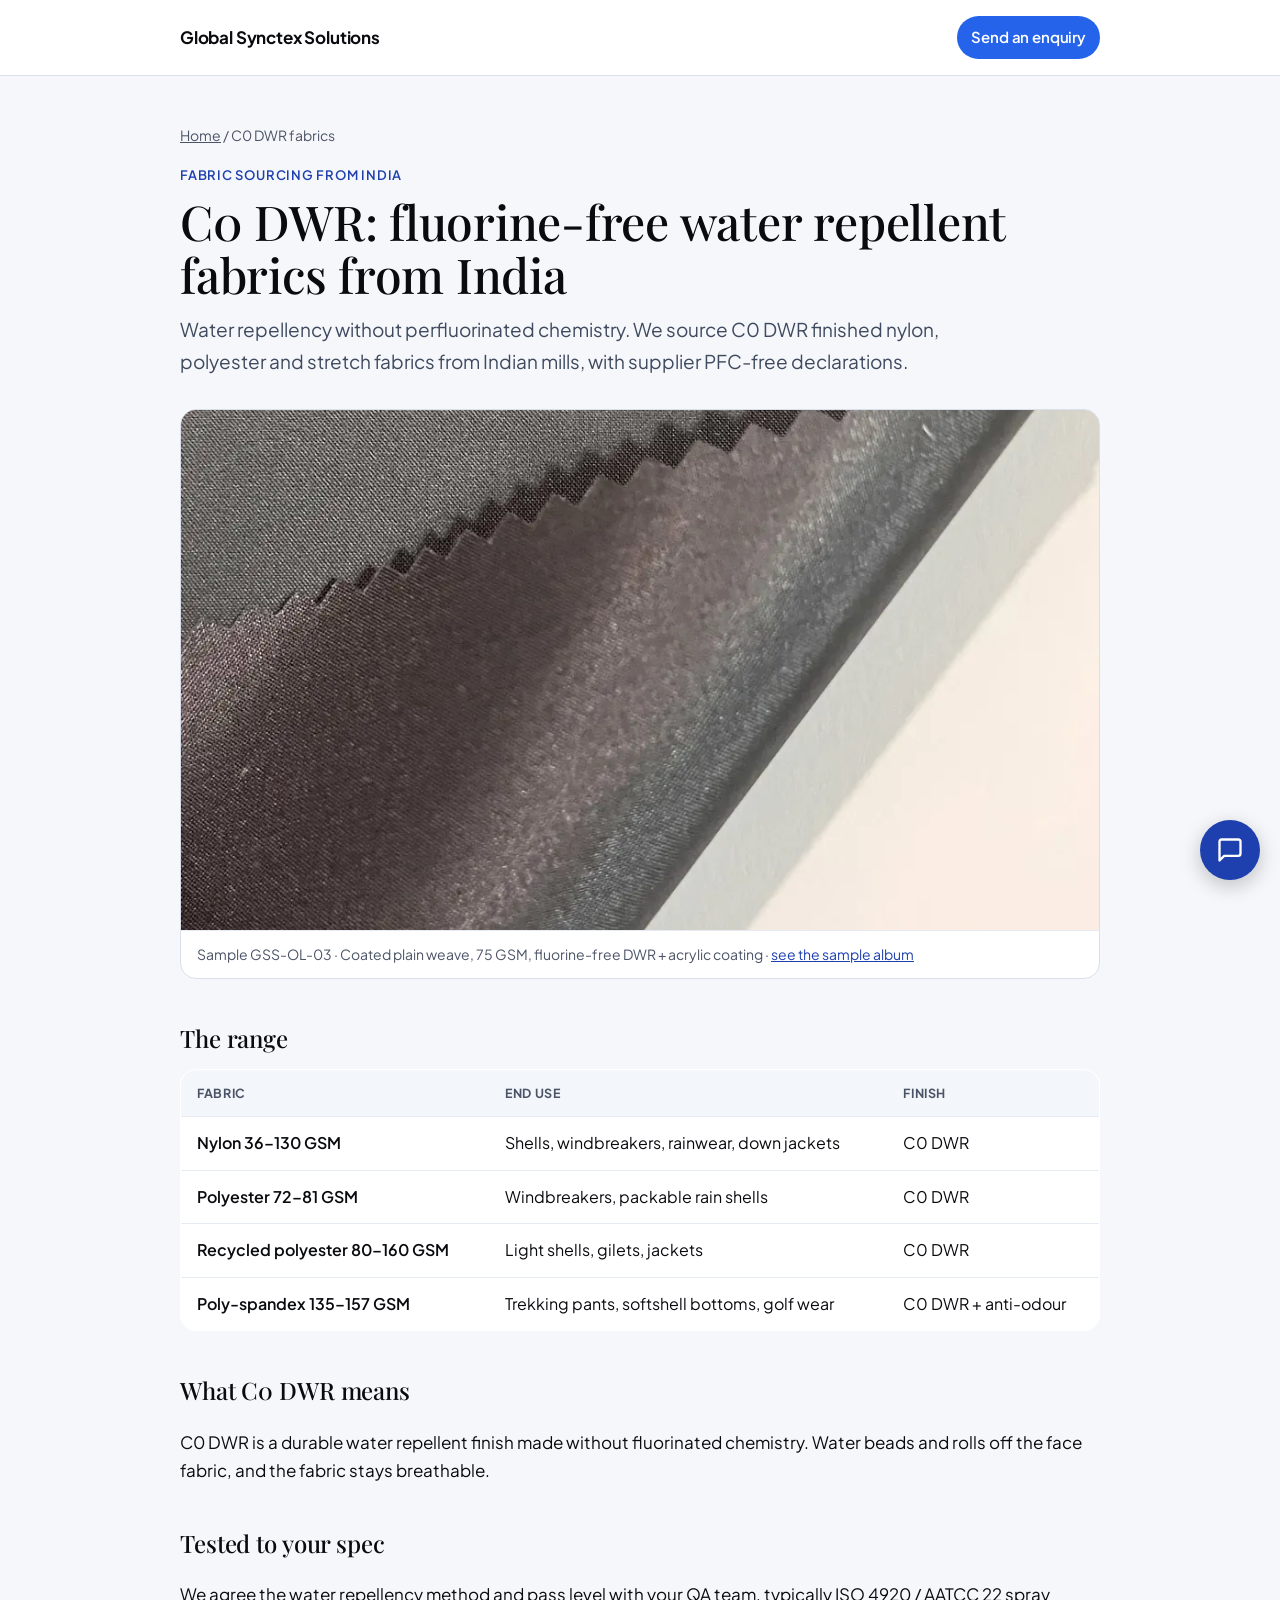
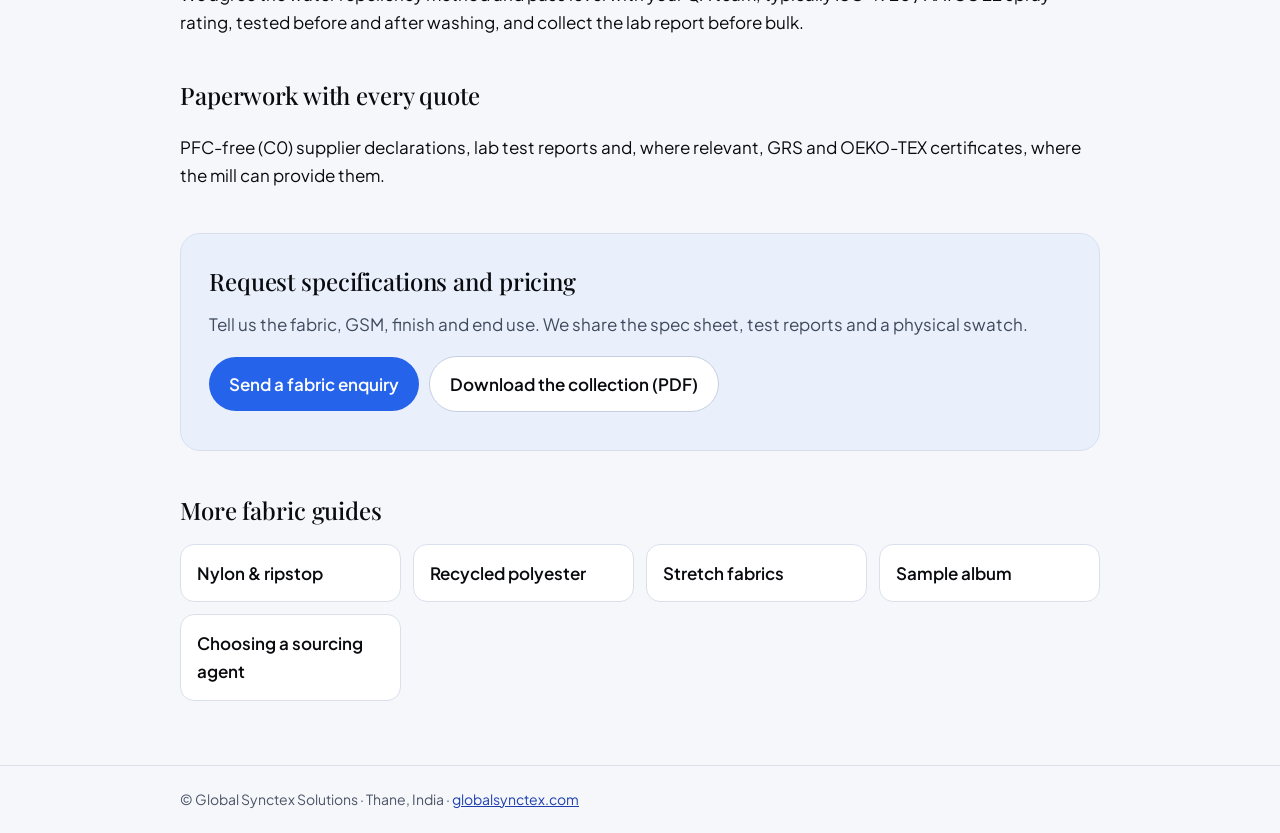
<file: c0-dwr-fluorine-free-fabric-india.html>
<!doctype html>
<html lang="en">
<head>
<meta charset="utf-8">
<meta name="viewport" content="width=device-width,initial-scale=1">
<title>C0 DWR Fluorine-Free Water Repellent Fabrics from India | Global Synctex Solutions</title>
<meta name="description" content="PFAS-free C0 DWR water repellent fabrics in nylon, polyester, recycled polyester and stretch, sourced from Indian mills and tested to your water repellency spec.">
<link rel="canonical" href="https://globalsynctex.com/c0-dwr-fluorine-free-fabric-india.html">
<meta property="og:type" content="article"><meta property="og:title" content="C0 DWR Fluorine-Free Water Repellent Fabrics from India | Global Synctex Solutions"><meta property="og:description" content="PFAS-free C0 DWR water repellent fabrics in nylon, polyester, recycled polyester and stretch, sourced from Indian mills and tested to your water repellency spec."><meta property="og:url" content="https://globalsynctex.com/c0-dwr-fluorine-free-fabric-india.html"><meta property="og:image" content="https://globalsynctex.com/gss-ol-03-large.webp">
<link rel="preconnect" href="https://fonts.googleapis.com"><link rel="stylesheet" href="https://fonts.googleapis.com/css2?family=Playfair+Display:ital,wght@0,500..900;1,500..900&family=Plus+Jakarta+Sans:ital,wght@0,400..800;1,400..800&family=DM+Mono:wght@400;500&display=swap">
<link rel="stylesheet" href="guides.css">
<script type="application/ld+json">{"@context": "https://schema.org", "@type": "BreadcrumbList", "itemListElement": [{"@type": "ListItem", "position": 1, "name": "Home", "item": "https://globalsynctex.com/"}, {"@type": "ListItem", "position": 2, "name": "C0 DWR fabrics", "item": "https://globalsynctex.com/c0-dwr-fluorine-free-fabric-india.html"}]}</script>
</head>
<body>
<header><div class="w"><a href="./">Global Synctex Solutions</a><a class="cta" href="./#enquire">Send an enquiry</a></div></header>
<main><div class="w">
<nav class="crumb" aria-label="Breadcrumb"><a href="./">Home</a> / C0 DWR fabrics</nav>
<span class="eyebrow">Fabric sourcing from India</span>
<h1>C0 DWR: fluorine-free water repellent fabrics from India</h1>
<p class="lede">Water repellency without perfluorinated chemistry. We source C0 DWR finished nylon, polyester and stretch fabrics from Indian mills, with supplier PFC-free declarations.</p>
<figure><img src="gss-ol-03-large.webp" alt="Coated plain weave fabric sample, GSS-OL-03" width="1280" height="960" loading="eager"><figcaption>Sample GSS-OL-03 · Coated plain weave, 75 GSM, fluorine-free DWR + acrylic coating · <a href="./#samples">see the sample album</a></figcaption></figure>
<h2>The range</h2>
<table><thead><tr><th>Fabric</th><th>End use</th><th>Finish</th></tr></thead><tbody><tr><td>Nylon 36–130 GSM</td><td>Shells, windbreakers, rainwear, down jackets</td><td>C0 DWR</td></tr><tr><td>Polyester 72–81 GSM</td><td>Windbreakers, packable rain shells</td><td>C0 DWR</td></tr><tr><td>Recycled polyester 80–160 GSM</td><td>Light shells, gilets, jackets</td><td>C0 DWR</td></tr><tr><td>Poly-spandex 135–157 GSM</td><td>Trekking pants, softshell bottoms, golf wear</td><td>C0 DWR + anti-odour</td></tr></tbody></table>
<h2>What C0 DWR means</h2><p>C0 DWR is a durable water repellent finish made without fluorinated chemistry. Water beads and rolls off the face fabric, and the fabric stays breathable.</p><h2>Tested to your spec</h2><p>We agree the water repellency method and pass level with your QA team, typically ISO 4920 / AATCC 22 spray rating, tested before and after washing, and collect the lab report before bulk.</p><h2>Paperwork with every quote</h2><p>PFC-free (C0) supplier declarations, lab test reports and, where relevant, GRS and OEKO-TEX certificates, where the mill can provide them.</p>
<div class="box"><h2>Request specifications and pricing</h2><p>Tell us the fabric, GSM, finish and end use. We share the spec sheet, test reports and a physical swatch.</p>
<a class="btn" href="./#enquire">Send a fabric enquiry</a><a class="btn sec" href="Global_Synctex_Performance_Fabrics.pdf" download>Download the collection (PDF)</a></div>
<h2>More fabric guides</h2><div class="more"><a href="nylon-ripstop-fabric-supplier-india.html">Nylon &amp; ripstop</a><a href="recycled-polyester-fabric-supplier-india.html">Recycled polyester</a><a href="stretch-fabric-trekking-pants-india.html">Stretch fabrics</a><a href="./#samples">Sample album</a><a href="how-to-choose-textile-sourcing-agent-india.html">Choosing a sourcing agent</a></div>
</div></main>
<footer><div class="w">© Global Synctex Solutions · Thane, India · <a href="./">globalsynctex.com</a></div></footer>
<script src="/gs-assistant.js" defer></script>
<script data-goatcounter="https://globalsynctex.goatcounter.com/count" async src="//gc.zgo.at/count.js"></script>
</body>
</html>
</file>
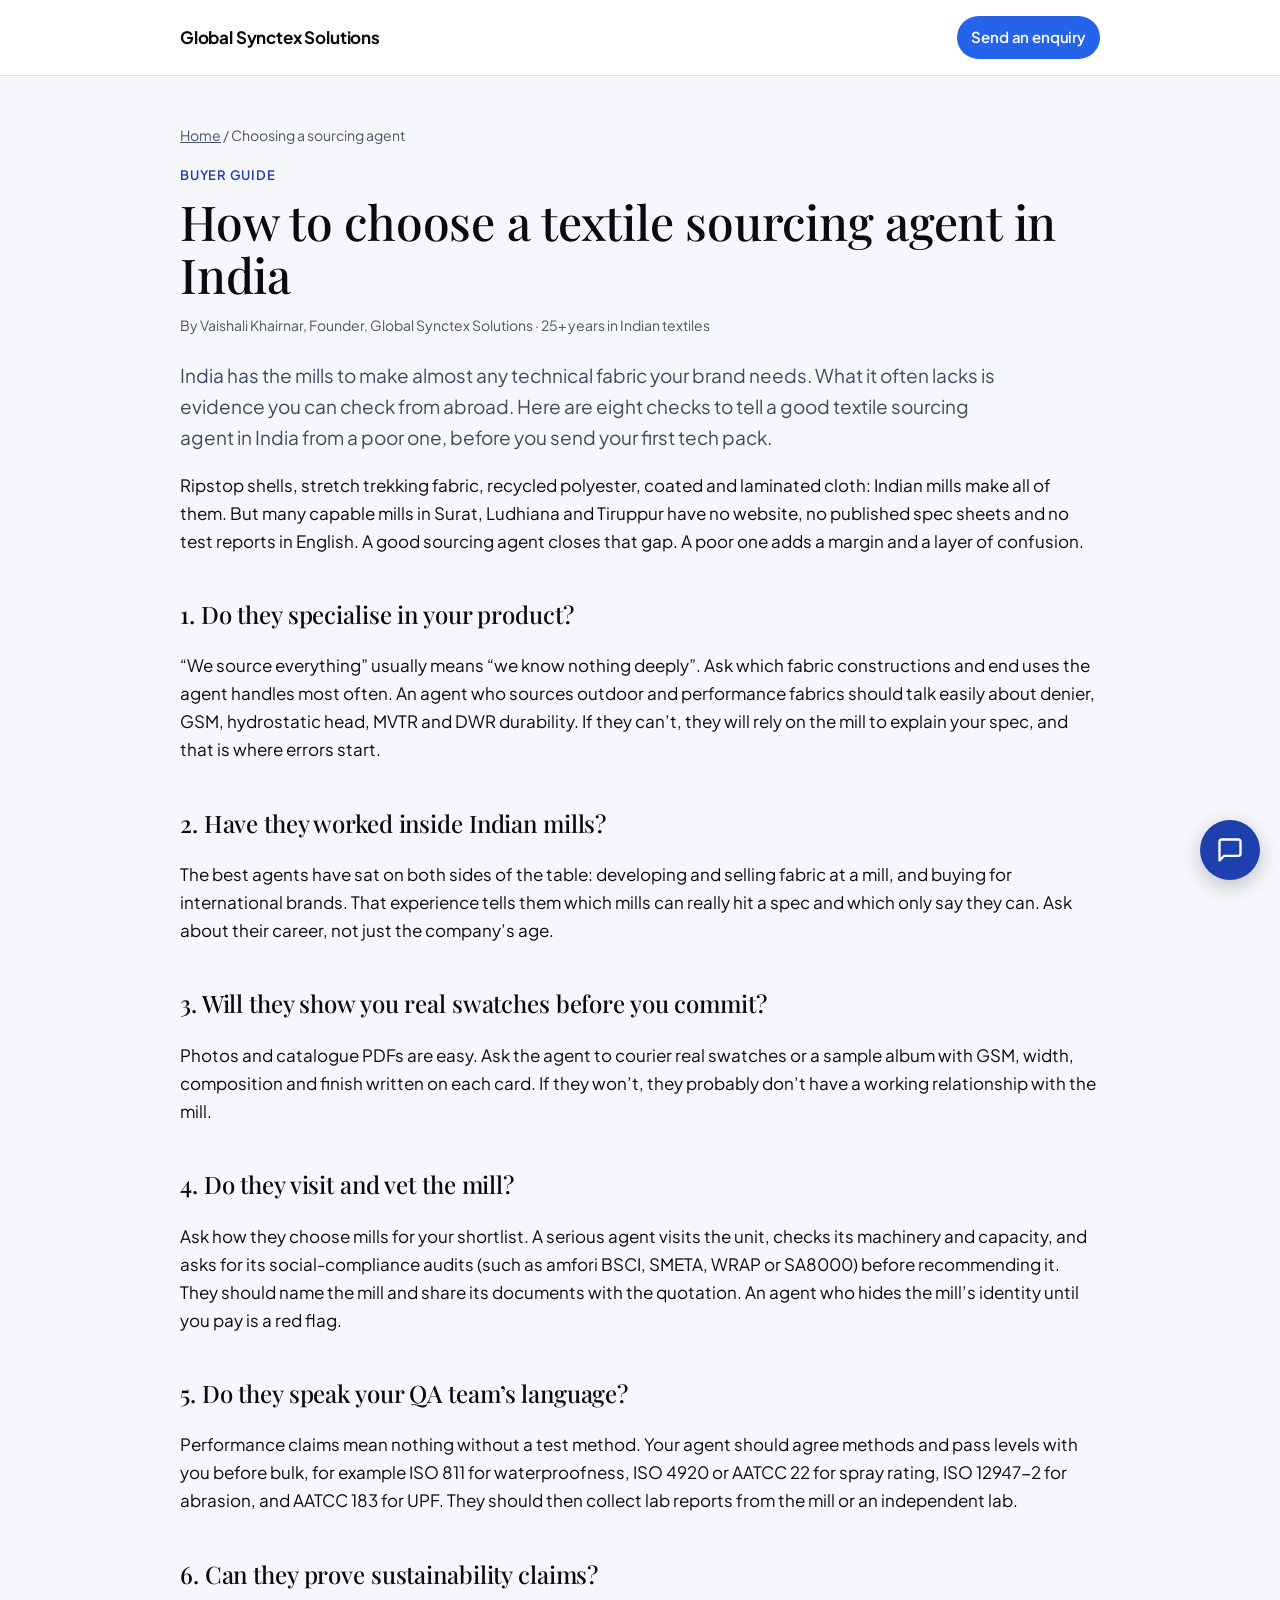
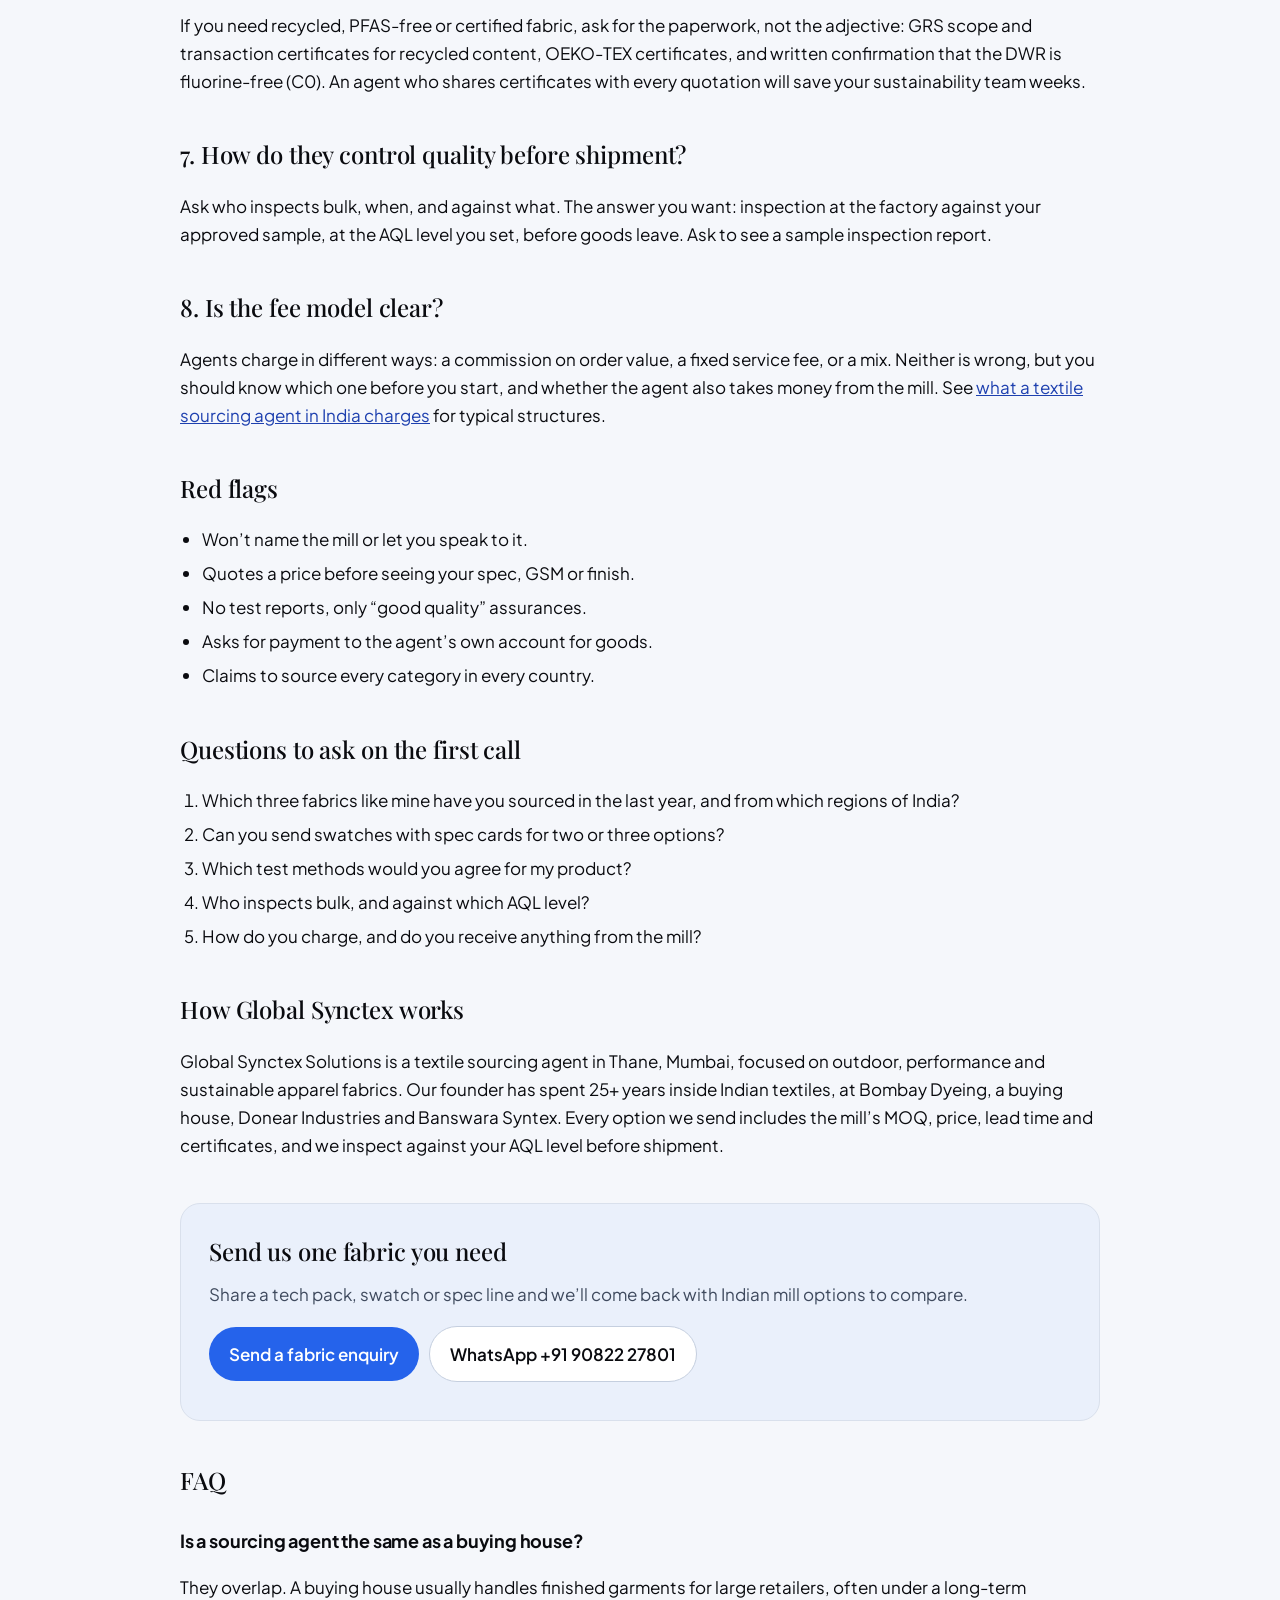
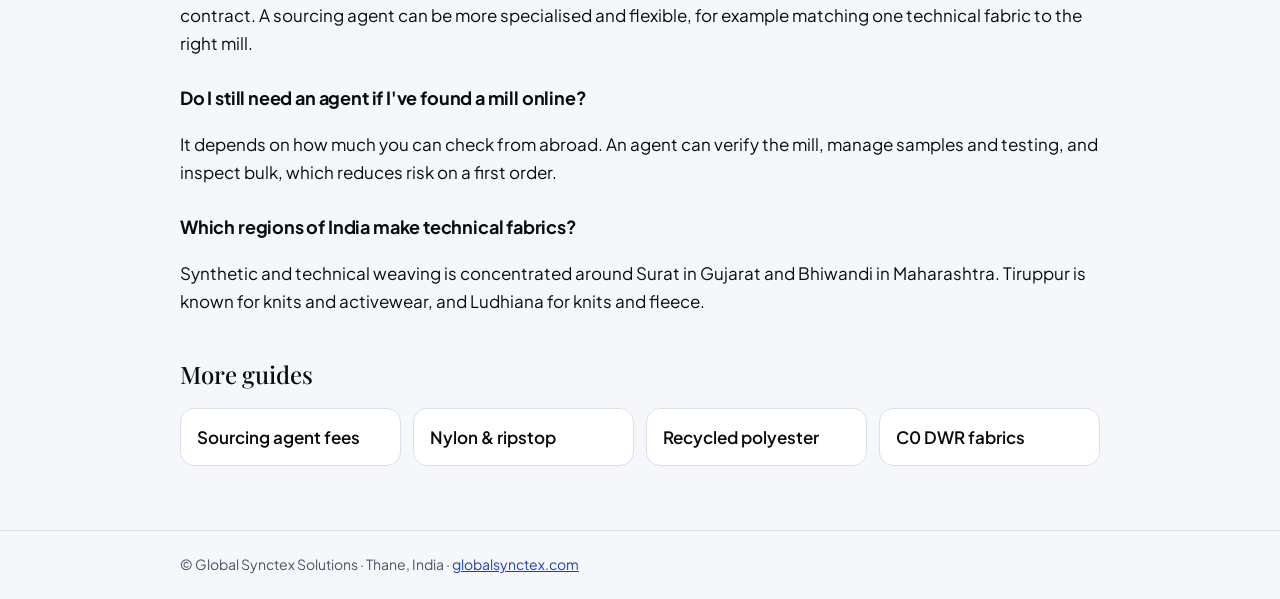
<file: how-to-choose-textile-sourcing-agent-india.html>
<!doctype html>
<html lang="en">
<head>
<meta charset="utf-8">
<meta name="viewport" content="width=device-width,initial-scale=1">
<title>How to Choose a Textile Sourcing Agent in India: 8 Checks for Buyers</title>
<meta name="description" content="A practical checklist for overseas brands choosing a textile sourcing agent in India: specialism, mill visits, test reports, AQL inspection, fees and red flags.">
<link rel="canonical" href="https://globalsynctex.com/how-to-choose-textile-sourcing-agent-india.html">
<meta property="og:type" content="article"><meta property="og:title" content="How to Choose a Textile Sourcing Agent in India: 8 Checks for Buyers"><meta property="og:description" content="A practical checklist for overseas brands choosing a textile sourcing agent in India: specialism, mill visits, test reports, AQL inspection, fees and red flags."><meta property="og:url" content="https://globalsynctex.com/how-to-choose-textile-sourcing-agent-india.html"><meta property="og:image" content="https://globalsynctex.com/slide-01.jpg">
<link rel="preconnect" href="https://fonts.googleapis.com"><link rel="stylesheet" href="https://fonts.googleapis.com/css2?family=Playfair+Display:ital,wght@0,500..900;1,500..900&family=Plus+Jakarta+Sans:ital,wght@0,400..800;1,400..800&family=DM+Mono:wght@400;500&display=swap">
<link rel="stylesheet" href="guides.css">
<script type="application/ld+json">{"@context": "https://schema.org", "@graph": [{"@type": "Article", "headline": "How to Choose a Textile Sourcing Agent in India: 8 Checks for Buyers", "description": "A practical checklist for overseas brands choosing a textile sourcing agent in India: specialism, mill visits, test reports, AQL inspection, fees and red flags.", "mainEntityOfPage": "https://globalsynctex.com/how-to-choose-textile-sourcing-agent-india.html", "author": {"@type": "Person", "name": "Vaishali Khairnar", "jobTitle": "Founder"}, "publisher": {"@type": "Organization", "name": "Global Synctex Solutions", "url": "https://globalsynctex.com/"}, "datePublished": "2026-11-17", "dateModified": "2026-11-17", "image": "https://globalsynctex.com/slide-01.jpg"}, {"@type": "BreadcrumbList", "itemListElement": [{"@type": "ListItem", "position": 1, "name": "Home", "item": "https://globalsynctex.com/"}, {"@type": "ListItem", "position": 2, "name": "Choosing a sourcing agent", "item": "https://globalsynctex.com/how-to-choose-textile-sourcing-agent-india.html"}]}, {"@type": "FAQPage", "mainEntity": [{"@type": "Question", "name": "Is a sourcing agent the same as a buying house?", "acceptedAnswer": {"@type": "Answer", "text": "They overlap. A buying house usually handles finished garments for large retailers, often under a long-term contract. A sourcing agent can be more specialised and flexible, for example matching one technical fabric to the right mill."}}, {"@type": "Question", "name": "Do I still need an agent if I've found a mill online?", "acceptedAnswer": {"@type": "Answer", "text": "It depends on how much you can check from abroad. An agent can verify the mill, manage samples and testing, and inspect bulk, which reduces risk on a first order."}}, {"@type": "Question", "name": "Which regions of India make technical fabrics?", "acceptedAnswer": {"@type": "Answer", "text": "Synthetic and technical weaving is concentrated around Surat in Gujarat and Bhiwandi in Maharashtra. Tiruppur is known for knits and activewear, and Ludhiana for knits and fleece."}}]}]}</script>
</head>
<body>
<header><div class="w"><a href="./">Global Synctex Solutions</a><a class="cta" href="./#enquire">Send an enquiry</a></div></header>
<main><div class="w">
<nav class="crumb" aria-label="Breadcrumb"><a href="./">Home</a> / Choosing a sourcing agent</nav>
<span class="eyebrow">Buyer guide</span>
<h1>How to choose a textile sourcing agent in India</h1>
<p class="byline">By Vaishali Khairnar, Founder, Global Synctex Solutions · 25+ years in Indian textiles</p>
<p class="lede">India has the mills to make almost any technical fabric your brand needs. What it often lacks is evidence you can check from abroad. Here are eight checks to tell a good textile sourcing agent in India from a poor one, before you send your first tech pack.</p>
<p>Ripstop shells, stretch trekking fabric, recycled polyester, coated and laminated cloth: Indian mills make all of them. But many capable mills in Surat, Ludhiana and Tiruppur have no website, no published spec sheets and no test reports in English. A good sourcing agent closes that gap. A poor one adds a margin and a layer of confusion.</p>
<h2>1. Do they specialise in your product?</h2>
<p>&ldquo;We source everything&rdquo; usually means &ldquo;we know nothing deeply&rdquo;. Ask which fabric constructions and end uses the agent handles most often. An agent who sources outdoor and performance fabrics should talk easily about denier, GSM, hydrostatic head, MVTR and DWR durability. If they can&rsquo;t, they will rely on the mill to explain your spec, and that is where errors start.</p>
<h2>2. Have they worked inside Indian mills?</h2>
<p>The best agents have sat on both sides of the table: developing and selling fabric at a mill, and buying for international brands. That experience tells them which mills can really hit a spec and which only say they can. Ask about their career, not just the company&rsquo;s age.</p>
<h2>3. Will they show you real swatches before you commit?</h2>
<p>Photos and catalogue PDFs are easy. Ask the agent to courier real swatches or a sample album with GSM, width, composition and finish written on each card. If they won&rsquo;t, they probably don&rsquo;t have a working relationship with the mill.</p>
<h2>4. Do they visit and vet the mill?</h2>
<p>Ask how they choose mills for your shortlist. A serious agent visits the unit, checks its machinery and capacity, and asks for its social-compliance audits (such as amfori BSCI, SMETA, WRAP or SA8000) before recommending it. They should name the mill and share its documents with the quotation. An agent who hides the mill&rsquo;s identity until you pay is a red flag.</p>
<h2>5. Do they speak your QA team&rsquo;s language?</h2>
<p>Performance claims mean nothing without a test method. Your agent should agree methods and pass levels with you before bulk, for example ISO 811 for waterproofness, ISO 4920 or AATCC 22 for spray rating, ISO 12947-2 for abrasion, and AATCC 183 for UPF. They should then collect lab reports from the mill or an independent lab.</p>
<h2>6. Can they prove sustainability claims?</h2>
<p>If you need recycled, PFAS-free or certified fabric, ask for the paperwork, not the adjective: GRS scope and transaction certificates for recycled content, OEKO-TEX certificates, and written confirmation that the DWR is fluorine-free (C0). An agent who shares certificates with every quotation will save your sustainability team weeks.</p>
<h2>7. How do they control quality before shipment?</h2>
<p>Ask who inspects bulk, when, and against what. The answer you want: inspection at the factory against your approved sample, at the AQL level you set, before goods leave. Ask to see a sample inspection report.</p>
<h2>8. Is the fee model clear?</h2>
<p>Agents charge in different ways: a commission on order value, a fixed service fee, or a mix. Neither is wrong, but you should know which one before you start, and whether the agent also takes money from the mill. See <a href="textile-sourcing-agent-india-commission-fees.html">what a textile sourcing agent in India charges</a> for typical structures.</p>
<h2>Red flags</h2>
<ul><li>Won&rsquo;t name the mill or let you speak to it.</li><li>Quotes a price before seeing your spec, GSM or finish.</li><li>No test reports, only &ldquo;good quality&rdquo; assurances.</li><li>Asks for payment to the agent&rsquo;s own account for goods.</li><li>Claims to source every category in every country.</li></ul>
<h2>Questions to ask on the first call</h2>
<ol><li>Which three fabrics like mine have you sourced in the last year, and from which regions of India?</li><li>Can you send swatches with spec cards for two or three options?</li><li>Which test methods would you agree for my product?</li><li>Who inspects bulk, and against which AQL level?</li><li>How do you charge, and do you receive anything from the mill?</li></ol>
<h2>How Global Synctex works</h2>
<p>Global Synctex Solutions is a textile sourcing agent in Thane, Mumbai, focused on outdoor, performance and sustainable apparel fabrics. Our founder has spent 25+ years inside Indian textiles, at Bombay Dyeing, a buying house, Donear Industries and Banswara Syntex. Every option we send includes the mill&rsquo;s MOQ, price, lead time and certificates, and we inspect against your AQL level before shipment.</p>
<div class="box"><h2>Send us one fabric you need</h2><p>Share a tech pack, swatch or spec line and we&rsquo;ll come back with Indian mill options to compare.</p>
<a class="btn" href="./#enquire">Send a fabric enquiry</a><a class="btn sec" href="https://wa.me/919082227801" target="_blank" rel="noopener">WhatsApp +91 90822 27801</a></div><h2>FAQ</h2><h3>Is a sourcing agent the same as a buying house?</h3><p>They overlap. A buying house usually handles finished garments for large retailers, often under a long-term contract. A sourcing agent can be more specialised and flexible, for example matching one technical fabric to the right mill.</p><h3>Do I still need an agent if I've found a mill online?</h3><p>It depends on how much you can check from abroad. An agent can verify the mill, manage samples and testing, and inspect bulk, which reduces risk on a first order.</p><h3>Which regions of India make technical fabrics?</h3><p>Synthetic and technical weaving is concentrated around Surat in Gujarat and Bhiwandi in Maharashtra. Tiruppur is known for knits and activewear, and Ludhiana for knits and fleece.</p>
<h2>More guides</h2><div class="more"><a href="textile-sourcing-agent-india-commission-fees.html">Sourcing agent fees</a><a href="nylon-ripstop-fabric-supplier-india.html">Nylon &amp; ripstop</a><a href="recycled-polyester-fabric-supplier-india.html">Recycled polyester</a><a href="c0-dwr-fluorine-free-fabric-india.html">C0 DWR fabrics</a></div>
</div></main>
<footer><div class="w">© Global Synctex Solutions · Thane, India · <a href="./">globalsynctex.com</a></div></footer>
<script src="/gs-assistant.js" defer></script>
<script data-goatcounter="https://globalsynctex.goatcounter.com/count" async src="//gc.zgo.at/count.js"></script>
</body>
</html>
</file>
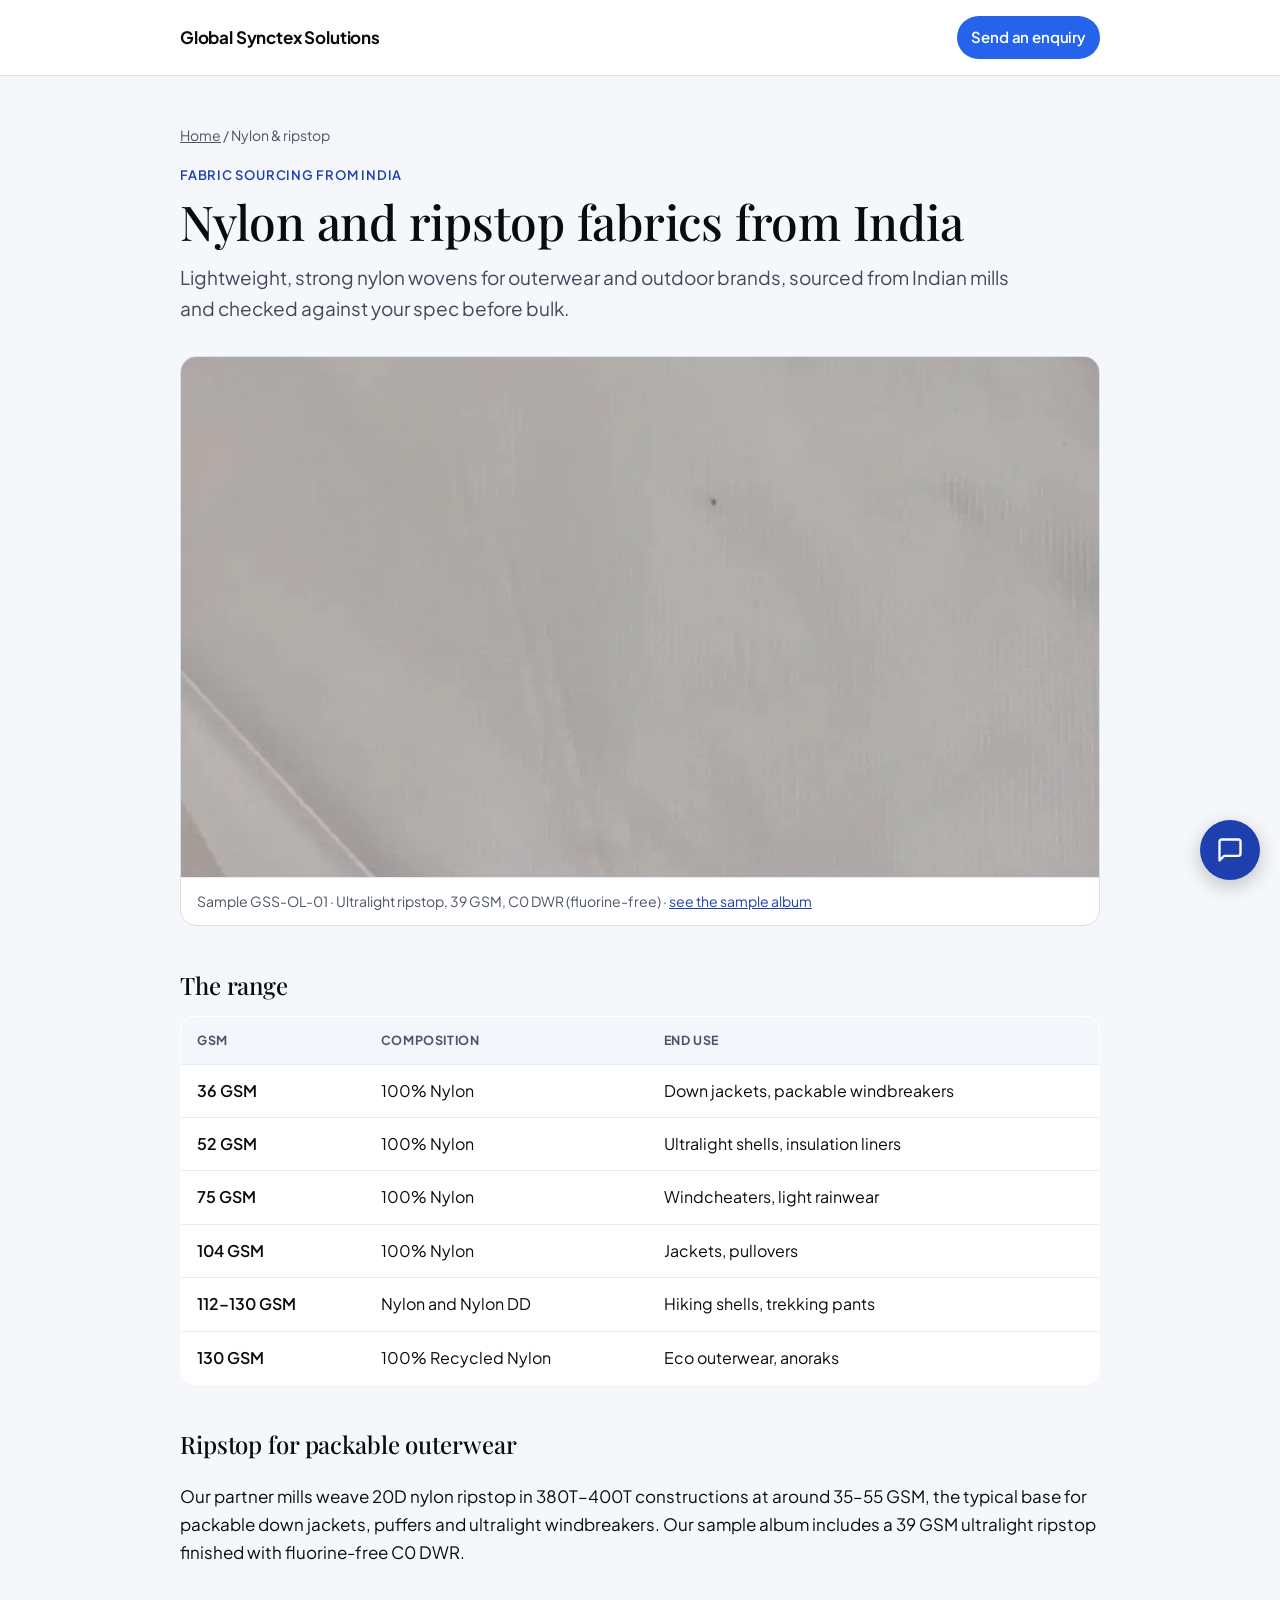
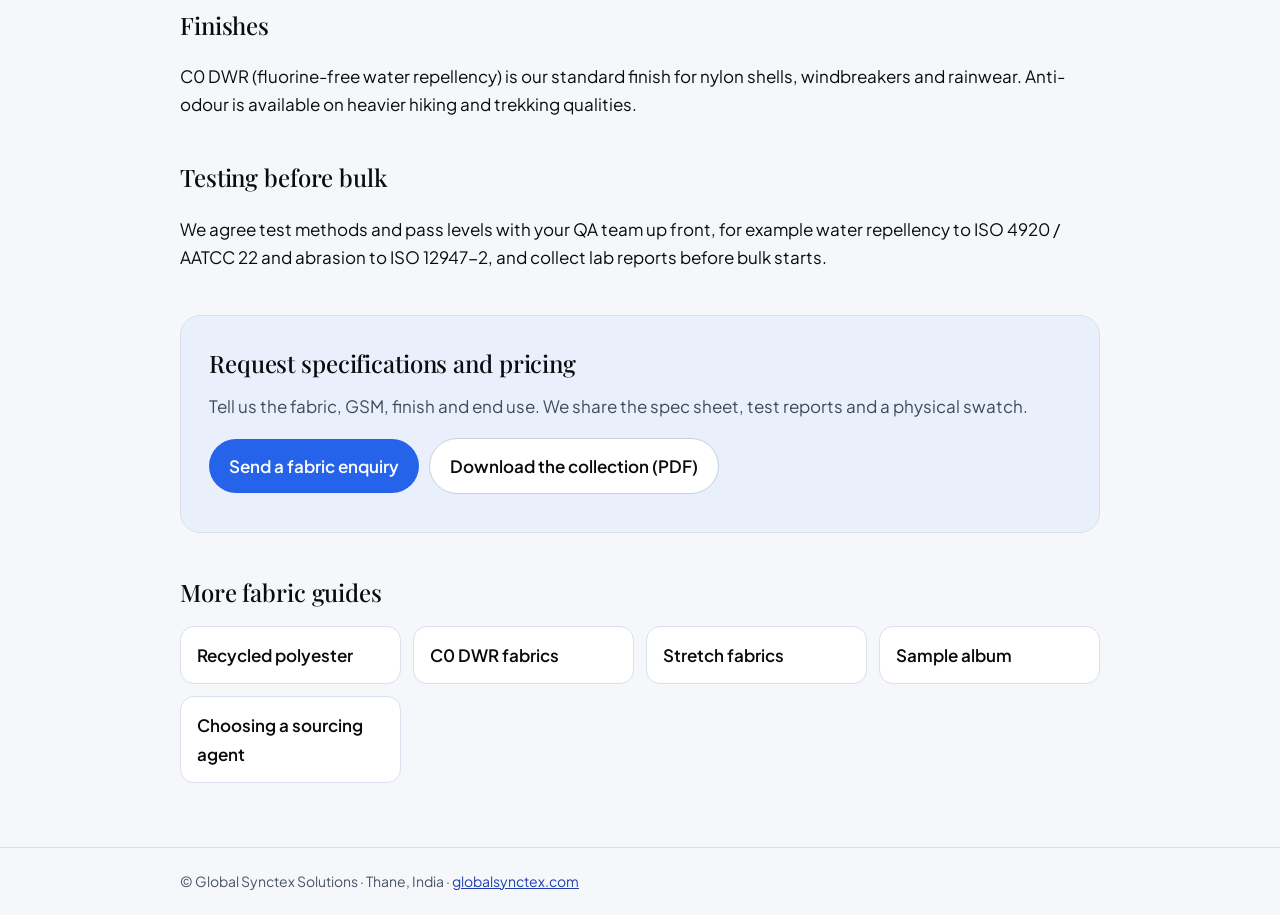
<file: nylon-ripstop-fabric-supplier-india.html>
<!doctype html>
<html lang="en">
<head>
<meta charset="utf-8">
<meta name="viewport" content="width=device-width,initial-scale=1">
<title>Nylon &amp; Ripstop Fabric Sourcing from India | Global Synctex Solutions</title>
<meta name="description" content="Nylon and nylon ripstop fabrics from 36 to 130 GSM, sourced from Indian mills for down jackets, shells, windbreakers and trekking pants. Fluorine-free C0 DWR available.">
<link rel="canonical" href="https://globalsynctex.com/nylon-ripstop-fabric-supplier-india.html">
<meta property="og:type" content="article"><meta property="og:title" content="Nylon &amp; Ripstop Fabric Sourcing from India | Global Synctex Solutions"><meta property="og:description" content="Nylon and nylon ripstop fabrics from 36 to 130 GSM, sourced from Indian mills for down jackets, shells, windbreakers and trekking pants. Fluorine-free C0 DWR available."><meta property="og:url" content="https://globalsynctex.com/nylon-ripstop-fabric-supplier-india.html"><meta property="og:image" content="https://globalsynctex.com/gss-ol-01-large.webp">
<link rel="preconnect" href="https://fonts.googleapis.com"><link rel="stylesheet" href="https://fonts.googleapis.com/css2?family=Playfair+Display:ital,wght@0,500..900;1,500..900&family=Plus+Jakarta+Sans:ital,wght@0,400..800;1,400..800&family=DM+Mono:wght@400;500&display=swap">
<link rel="stylesheet" href="guides.css">
<script type="application/ld+json">{"@context": "https://schema.org", "@type": "BreadcrumbList", "itemListElement": [{"@type": "ListItem", "position": 1, "name": "Home", "item": "https://globalsynctex.com/"}, {"@type": "ListItem", "position": 2, "name": "Nylon & ripstop", "item": "https://globalsynctex.com/nylon-ripstop-fabric-supplier-india.html"}]}</script>
</head>
<body>
<header><div class="w"><a href="./">Global Synctex Solutions</a><a class="cta" href="./#enquire">Send an enquiry</a></div></header>
<main><div class="w">
<nav class="crumb" aria-label="Breadcrumb"><a href="./">Home</a> / Nylon &amp; ripstop</nav>
<span class="eyebrow">Fabric sourcing from India</span>
<h1>Nylon and ripstop fabrics from India</h1>
<p class="lede">Lightweight, strong nylon wovens for outerwear and outdoor brands, sourced from Indian mills and checked against your spec before bulk.</p>
<figure><img src="gss-ol-01-large.webp" alt="Ultralight nylon ripstop fabric sample, GSS-OL-01" width="1280" height="960" loading="eager"><figcaption>Sample GSS-OL-01 · Ultralight ripstop, 39 GSM, C0 DWR (fluorine-free) · <a href="./#samples">see the sample album</a></figcaption></figure>
<h2>The range</h2>
<table><thead><tr><th>GSM</th><th>Composition</th><th>End use</th></tr></thead><tbody><tr><td>36 GSM</td><td>100% Nylon</td><td>Down jackets, packable windbreakers</td></tr><tr><td>52 GSM</td><td>100% Nylon</td><td>Ultralight shells, insulation liners</td></tr><tr><td>75 GSM</td><td>100% Nylon</td><td>Windcheaters, light rainwear</td></tr><tr><td>104 GSM</td><td>100% Nylon</td><td>Jackets, pullovers</td></tr><tr><td>112–130 GSM</td><td>Nylon and Nylon DD</td><td>Hiking shells, trekking pants</td></tr><tr><td>130 GSM</td><td>100% Recycled Nylon</td><td>Eco outerwear, anoraks</td></tr></tbody></table>
<h2>Ripstop for packable outerwear</h2><p>Our partner mills weave 20D nylon ripstop in 380T–400T constructions at around 35–55 GSM, the typical base for packable down jackets, puffers and ultralight windbreakers. Our sample album includes a 39 GSM ultralight ripstop finished with fluorine-free C0 DWR.</p><h2>Finishes</h2><p>C0 DWR (fluorine-free water repellency) is our standard finish for nylon shells, windbreakers and rainwear. Anti-odour is available on heavier hiking and trekking qualities.</p><h2>Testing before bulk</h2><p>We agree test methods and pass levels with your QA team up front, for example water repellency to ISO 4920 / AATCC 22 and abrasion to ISO 12947-2, and collect lab reports before bulk starts.</p>
<div class="box"><h2>Request specifications and pricing</h2><p>Tell us the fabric, GSM, finish and end use. We share the spec sheet, test reports and a physical swatch.</p>
<a class="btn" href="./#enquire">Send a fabric enquiry</a><a class="btn sec" href="Global_Synctex_Performance_Fabrics.pdf" download>Download the collection (PDF)</a></div>
<h2>More fabric guides</h2><div class="more"><a href="recycled-polyester-fabric-supplier-india.html">Recycled polyester</a><a href="c0-dwr-fluorine-free-fabric-india.html">C0 DWR fabrics</a><a href="stretch-fabric-trekking-pants-india.html">Stretch fabrics</a><a href="./#samples">Sample album</a><a href="how-to-choose-textile-sourcing-agent-india.html">Choosing a sourcing agent</a></div>
</div></main>
<footer><div class="w">© Global Synctex Solutions · Thane, India · <a href="./">globalsynctex.com</a></div></footer>
<script src="/gs-assistant.js" defer></script>
<script data-goatcounter="https://globalsynctex.goatcounter.com/count" async src="//gc.zgo.at/count.js"></script>
</body>
</html>
</file>
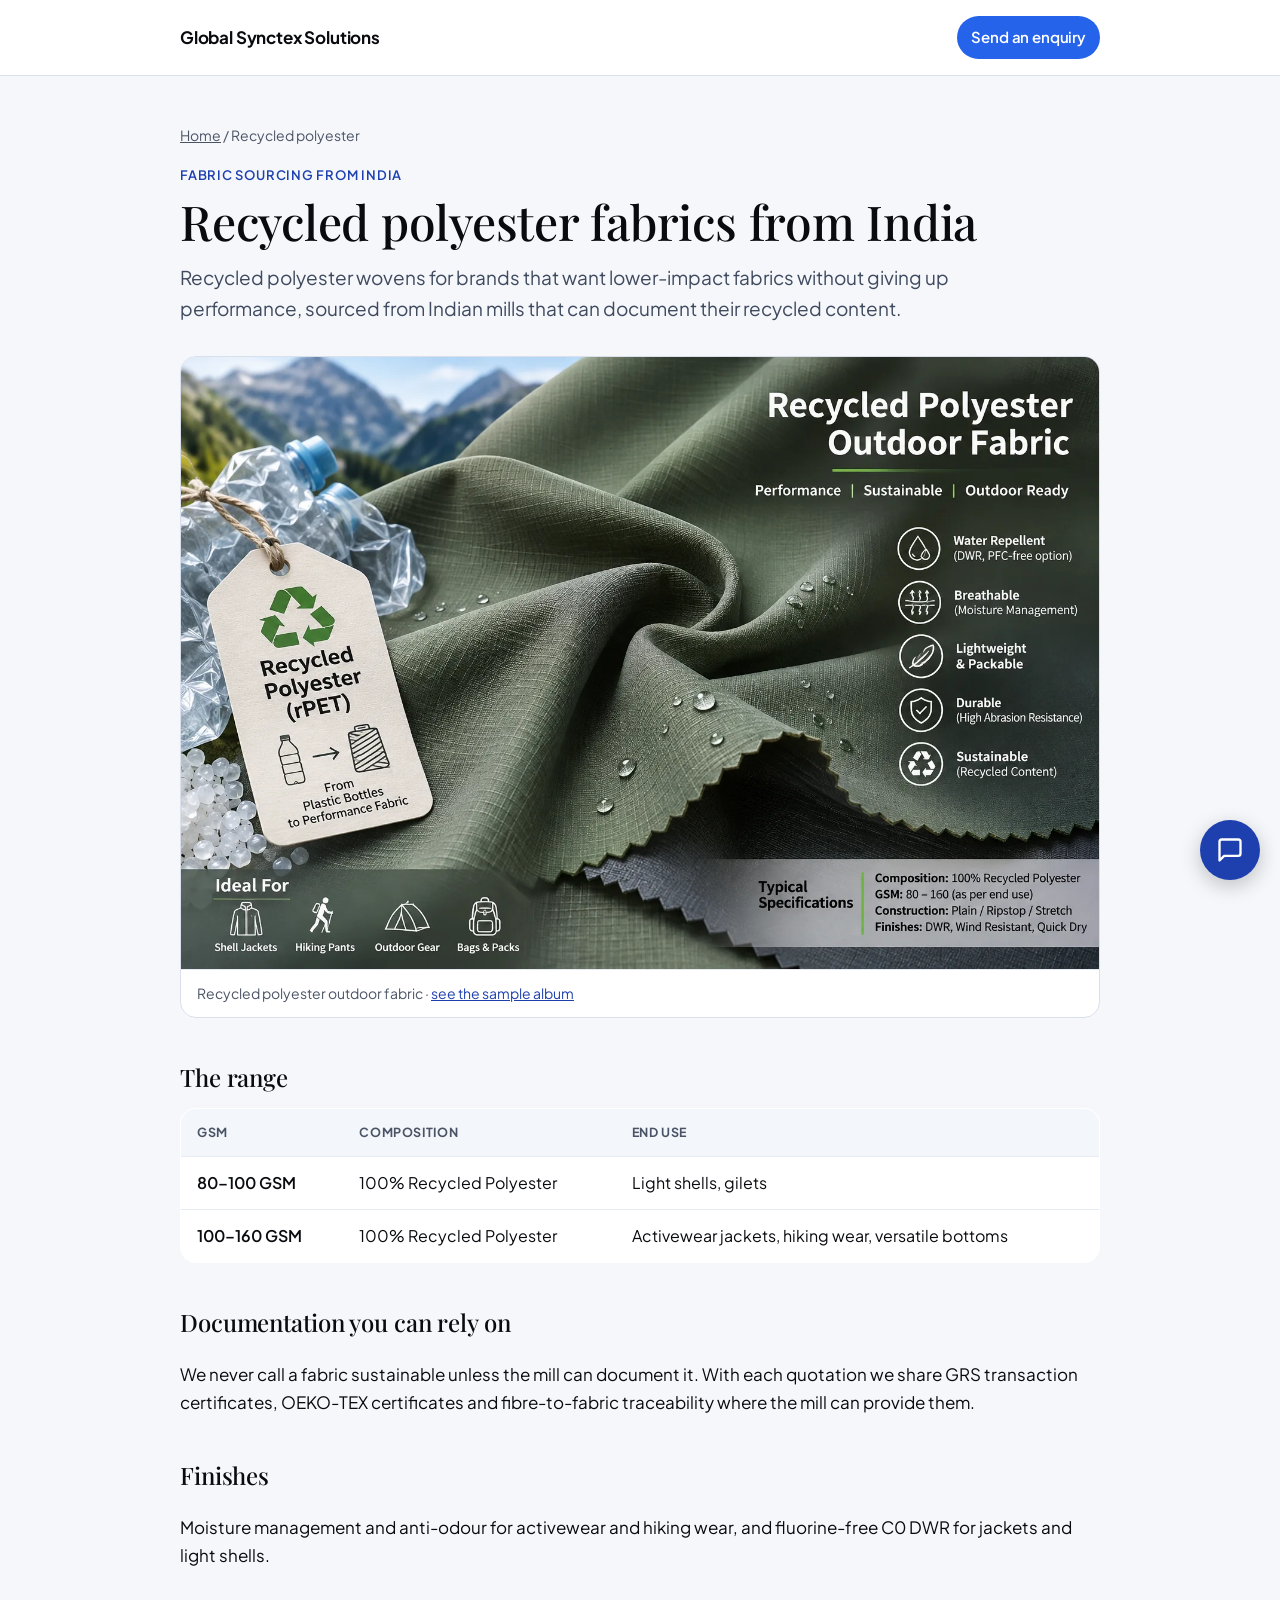
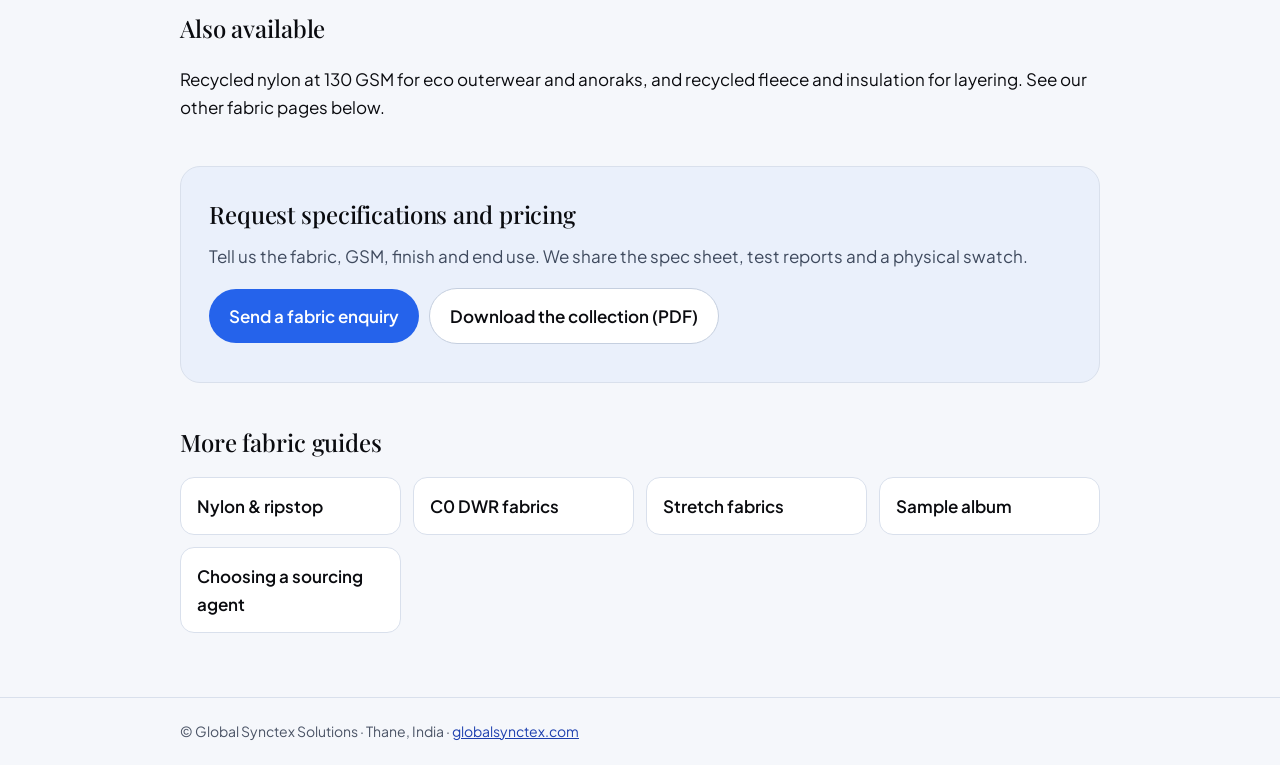
<file: recycled-polyester-fabric-supplier-india.html>
<!doctype html>
<html lang="en">
<head>
<meta charset="utf-8">
<meta name="viewport" content="width=device-width,initial-scale=1">
<title>Recycled Polyester Fabric Sourcing from India | Global Synctex Solutions</title>
<meta name="description" content="Recycled polyester fabrics from 80 to 160 GSM for light shells, gilets, activewear and hiking wear, sourced from Indian mills with GRS documentation where available.">
<link rel="canonical" href="https://globalsynctex.com/recycled-polyester-fabric-supplier-india.html">
<meta property="og:type" content="article"><meta property="og:title" content="Recycled Polyester Fabric Sourcing from India | Global Synctex Solutions"><meta property="og:description" content="Recycled polyester fabrics from 80 to 160 GSM for light shells, gilets, activewear and hiking wear, sourced from Indian mills with GRS documentation where available."><meta property="og:url" content="https://globalsynctex.com/recycled-polyester-fabric-supplier-india.html"><meta property="og:image" content="https://globalsynctex.com/recycled-polyester-outdoor-fabric.webp">
<link rel="preconnect" href="https://fonts.googleapis.com"><link rel="stylesheet" href="https://fonts.googleapis.com/css2?family=Playfair+Display:ital,wght@0,500..900;1,500..900&family=Plus+Jakarta+Sans:ital,wght@0,400..800;1,400..800&family=DM+Mono:wght@400;500&display=swap">
<link rel="stylesheet" href="guides.css">
<script type="application/ld+json">{"@context": "https://schema.org", "@type": "BreadcrumbList", "itemListElement": [{"@type": "ListItem", "position": 1, "name": "Home", "item": "https://globalsynctex.com/"}, {"@type": "ListItem", "position": 2, "name": "Recycled polyester", "item": "https://globalsynctex.com/recycled-polyester-fabric-supplier-india.html"}]}</script>
</head>
<body>
<header><div class="w"><a href="./">Global Synctex Solutions</a><a class="cta" href="./#enquire">Send an enquiry</a></div></header>
<main><div class="w">
<nav class="crumb" aria-label="Breadcrumb"><a href="./">Home</a> / Recycled polyester</nav>
<span class="eyebrow">Fabric sourcing from India</span>
<h1>Recycled polyester fabrics from India</h1>
<p class="lede">Recycled polyester wovens for brands that want lower-impact fabrics without giving up performance, sourced from Indian mills that can document their recycled content.</p>
<figure><img src="recycled-polyester-outdoor-fabric.webp" alt="Recycled polyester outdoor fabric made from recycled plastic bottles, with water beading on a DWR finish" width="1536" height="1024" loading="eager" style="max-height:none"><figcaption>Recycled polyester outdoor fabric · <a href="./#samples">see the sample album</a></figcaption></figure>
<h2>The range</h2>
<table><thead><tr><th>GSM</th><th>Composition</th><th>End use</th></tr></thead><tbody><tr><td>80–100 GSM</td><td>100% Recycled Polyester</td><td>Light shells, gilets</td></tr><tr><td>100–160 GSM</td><td>100% Recycled Polyester</td><td>Activewear jackets, hiking wear, versatile bottoms</td></tr></tbody></table>
<h2>Documentation you can rely on</h2><p>We never call a fabric sustainable unless the mill can document it. With each quotation we share GRS transaction certificates, OEKO-TEX certificates and fibre-to-fabric traceability where the mill can provide them.</p><h2>Finishes</h2><p>Moisture management and anti-odour for activewear and hiking wear, and fluorine-free C0 DWR for jackets and light shells.</p><h2>Also available</h2><p>Recycled nylon at 130 GSM for eco outerwear and anoraks, and recycled fleece and insulation for layering. See our other fabric pages below.</p>
<div class="box"><h2>Request specifications and pricing</h2><p>Tell us the fabric, GSM, finish and end use. We share the spec sheet, test reports and a physical swatch.</p>
<a class="btn" href="./#enquire">Send a fabric enquiry</a><a class="btn sec" href="Global_Synctex_Performance_Fabrics.pdf" download>Download the collection (PDF)</a></div>
<h2>More fabric guides</h2><div class="more"><a href="nylon-ripstop-fabric-supplier-india.html">Nylon &amp; ripstop</a><a href="c0-dwr-fluorine-free-fabric-india.html">C0 DWR fabrics</a><a href="stretch-fabric-trekking-pants-india.html">Stretch fabrics</a><a href="./#samples">Sample album</a><a href="how-to-choose-textile-sourcing-agent-india.html">Choosing a sourcing agent</a></div>
</div></main>
<footer><div class="w">© Global Synctex Solutions · Thane, India · <a href="./">globalsynctex.com</a></div></footer>
<script src="/gs-assistant.js" defer></script>
<script data-goatcounter="https://globalsynctex.goatcounter.com/count" async src="//gc.zgo.at/count.js"></script>
</body>
</html>
</file>
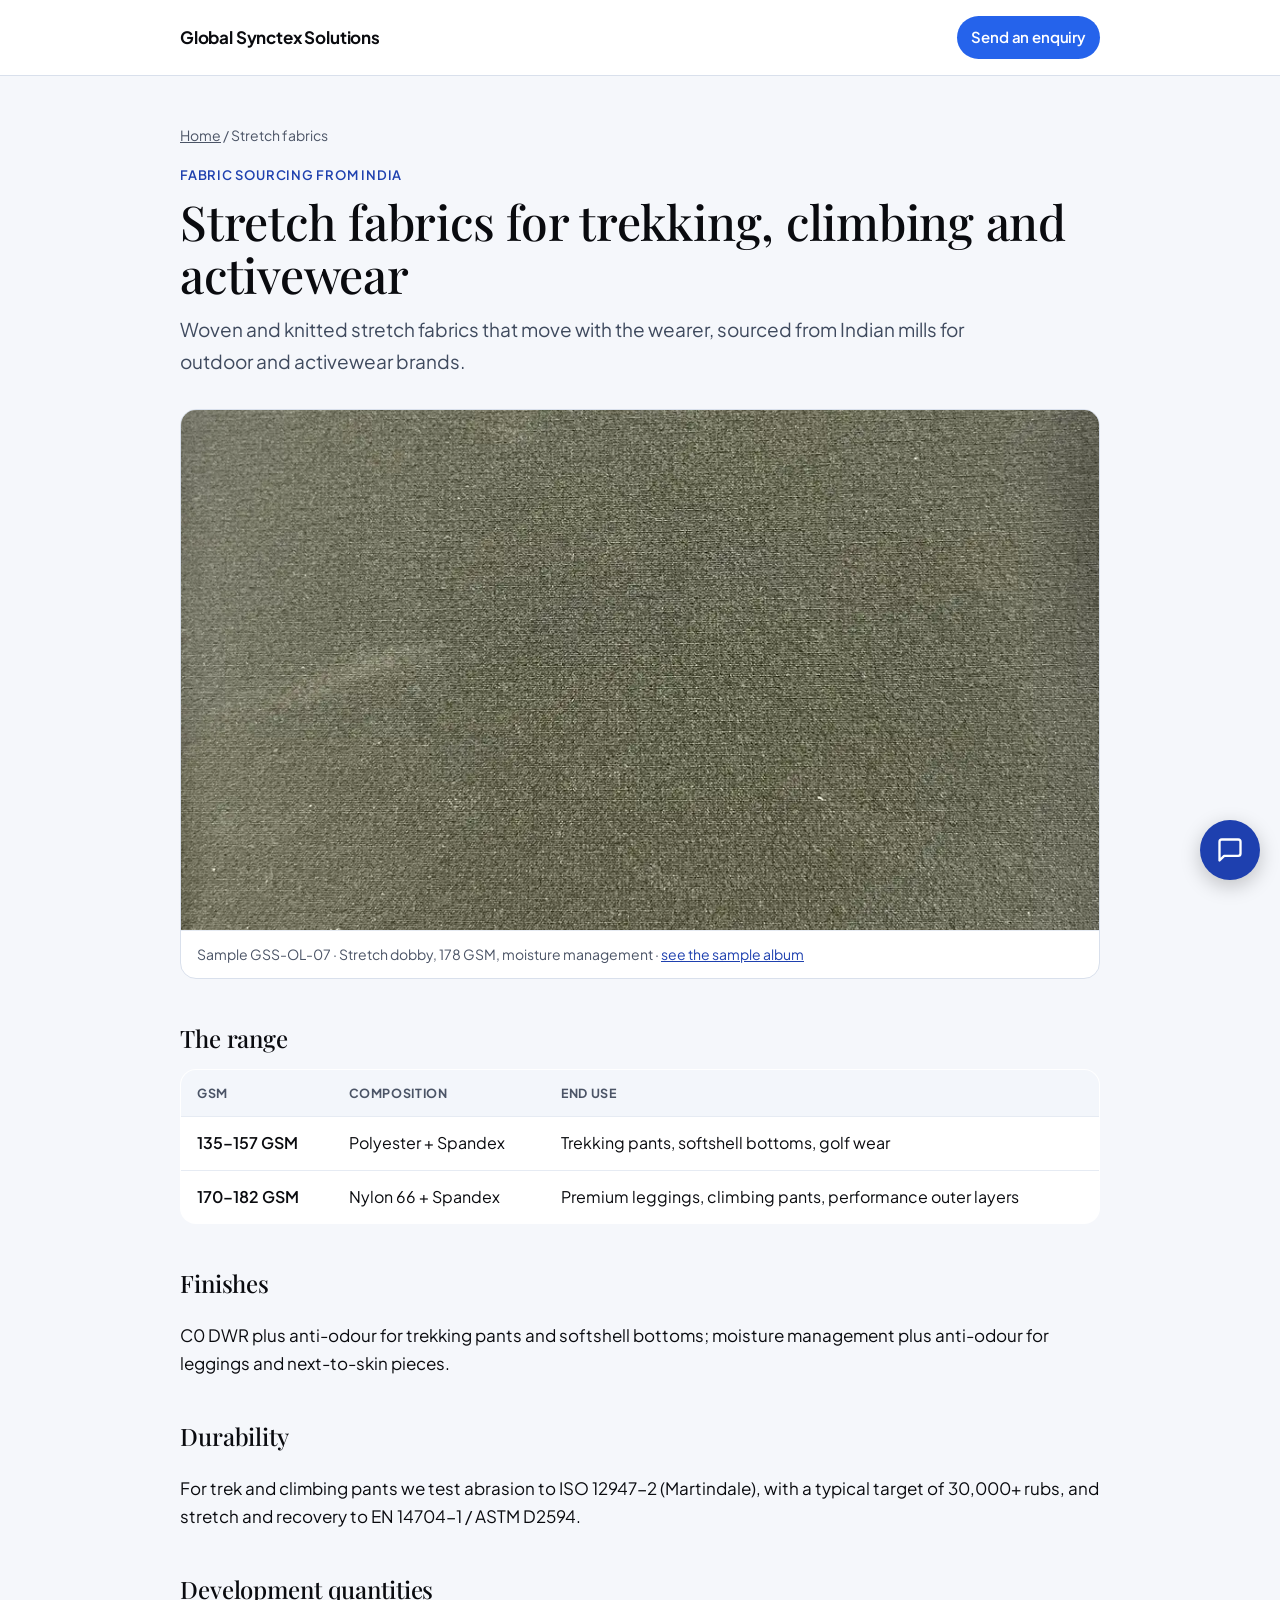
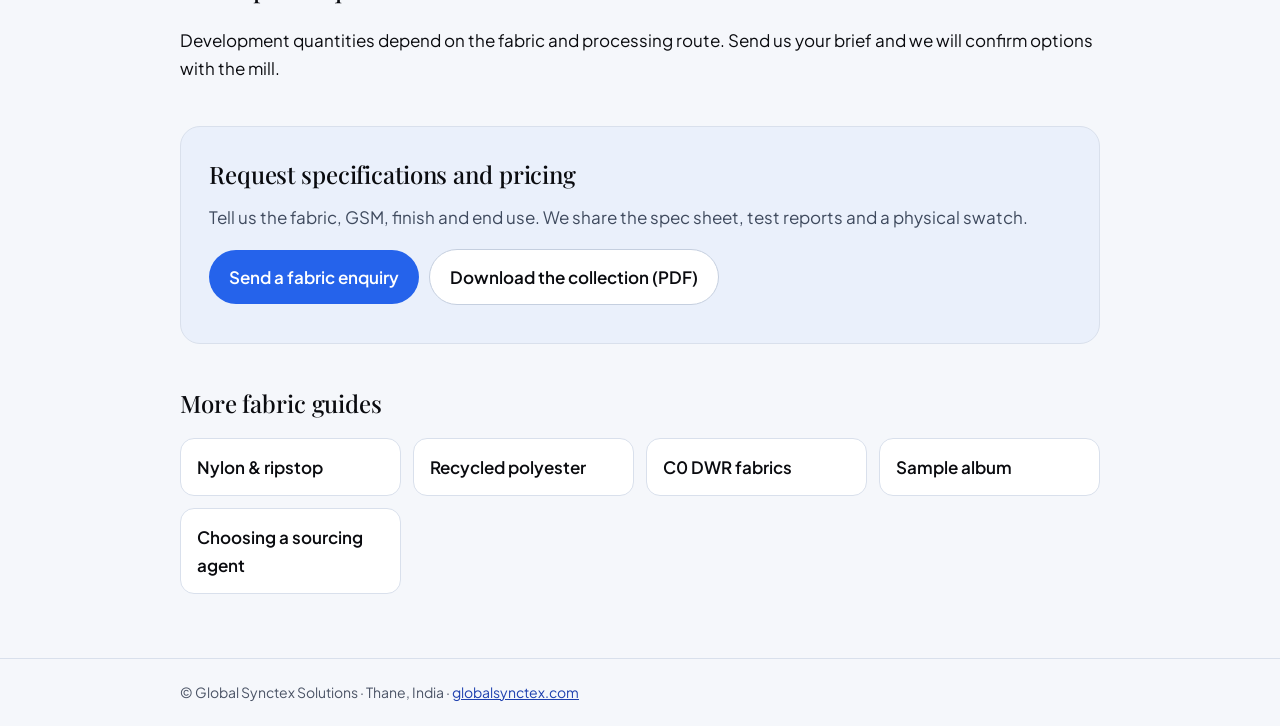
<file: stretch-fabric-trekking-pants-india.html>
<!doctype html>
<html lang="en">
<head>
<meta charset="utf-8">
<meta name="viewport" content="width=device-width,initial-scale=1">
<title>Stretch Fabrics for Trekking Pants &amp; Activewear from India | Global Synctex Solutions</title>
<meta name="description" content="Poly-spandex and nylon 66-spandex stretch fabrics from 135 to 182 GSM for trekking pants, softshell bottoms, golf wear, leggings and climbing pants, sourced from India.">
<link rel="canonical" href="https://globalsynctex.com/stretch-fabric-trekking-pants-india.html">
<meta property="og:type" content="article"><meta property="og:title" content="Stretch Fabrics for Trekking Pants &amp; Activewear from India | Global Synctex Solutions"><meta property="og:description" content="Poly-spandex and nylon 66-spandex stretch fabrics from 135 to 182 GSM for trekking pants, softshell bottoms, golf wear, leggings and climbing pants, sourced from India."><meta property="og:url" content="https://globalsynctex.com/stretch-fabric-trekking-pants-india.html"><meta property="og:image" content="https://globalsynctex.com/gss-ol-07-large.webp">
<link rel="preconnect" href="https://fonts.googleapis.com"><link rel="stylesheet" href="https://fonts.googleapis.com/css2?family=Playfair+Display:ital,wght@0,500..900;1,500..900&family=Plus+Jakarta+Sans:ital,wght@0,400..800;1,400..800&family=DM+Mono:wght@400;500&display=swap">
<link rel="stylesheet" href="guides.css">
<script type="application/ld+json">{"@context": "https://schema.org", "@type": "BreadcrumbList", "itemListElement": [{"@type": "ListItem", "position": 1, "name": "Home", "item": "https://globalsynctex.com/"}, {"@type": "ListItem", "position": 2, "name": "Stretch fabrics", "item": "https://globalsynctex.com/stretch-fabric-trekking-pants-india.html"}]}</script>
</head>
<body>
<header><div class="w"><a href="./">Global Synctex Solutions</a><a class="cta" href="./#enquire">Send an enquiry</a></div></header>
<main><div class="w">
<nav class="crumb" aria-label="Breadcrumb"><a href="./">Home</a> / Stretch fabrics</nav>
<span class="eyebrow">Fabric sourcing from India</span>
<h1>Stretch fabrics for trekking, climbing and activewear</h1>
<p class="lede">Woven and knitted stretch fabrics that move with the wearer, sourced from Indian mills for outdoor and activewear brands.</p>
<figure><img src="gss-ol-07-large.webp" alt="Stretch dobby fabric sample, GSS-OL-07" width="1280" height="960" loading="eager"><figcaption>Sample GSS-OL-07 · Stretch dobby, 178 GSM, moisture management · <a href="./#samples">see the sample album</a></figcaption></figure>
<h2>The range</h2>
<table><thead><tr><th>GSM</th><th>Composition</th><th>End use</th></tr></thead><tbody><tr><td>135–157 GSM</td><td>Polyester + Spandex</td><td>Trekking pants, softshell bottoms, golf wear</td></tr><tr><td>170–182 GSM</td><td>Nylon 66 + Spandex</td><td>Premium leggings, climbing pants, performance outer layers</td></tr></tbody></table>
<h2>Finishes</h2><p>C0 DWR plus anti-odour for trekking pants and softshell bottoms; moisture management plus anti-odour for leggings and next-to-skin pieces.</p><h2>Durability</h2><p>For trek and climbing pants we test abrasion to ISO 12947-2 (Martindale), with a typical target of 30,000+ rubs, and stretch and recovery to EN 14704-1 / ASTM D2594.</p><h2>Development quantities</h2><p>Development quantities depend on the fabric and processing route. Send us your brief and we will confirm options with the mill.</p>
<div class="box"><h2>Request specifications and pricing</h2><p>Tell us the fabric, GSM, finish and end use. We share the spec sheet, test reports and a physical swatch.</p>
<a class="btn" href="./#enquire">Send a fabric enquiry</a><a class="btn sec" href="Global_Synctex_Performance_Fabrics.pdf" download>Download the collection (PDF)</a></div>
<h2>More fabric guides</h2><div class="more"><a href="nylon-ripstop-fabric-supplier-india.html">Nylon &amp; ripstop</a><a href="recycled-polyester-fabric-supplier-india.html">Recycled polyester</a><a href="c0-dwr-fluorine-free-fabric-india.html">C0 DWR fabrics</a><a href="./#samples">Sample album</a><a href="how-to-choose-textile-sourcing-agent-india.html">Choosing a sourcing agent</a></div>
</div></main>
<footer><div class="w">© Global Synctex Solutions · Thane, India · <a href="./">globalsynctex.com</a></div></footer>
<script src="/gs-assistant.js" defer></script>
<script data-goatcounter="https://globalsynctex.goatcounter.com/count" async src="//gc.zgo.at/count.js"></script>
</body>
</html>
</file>
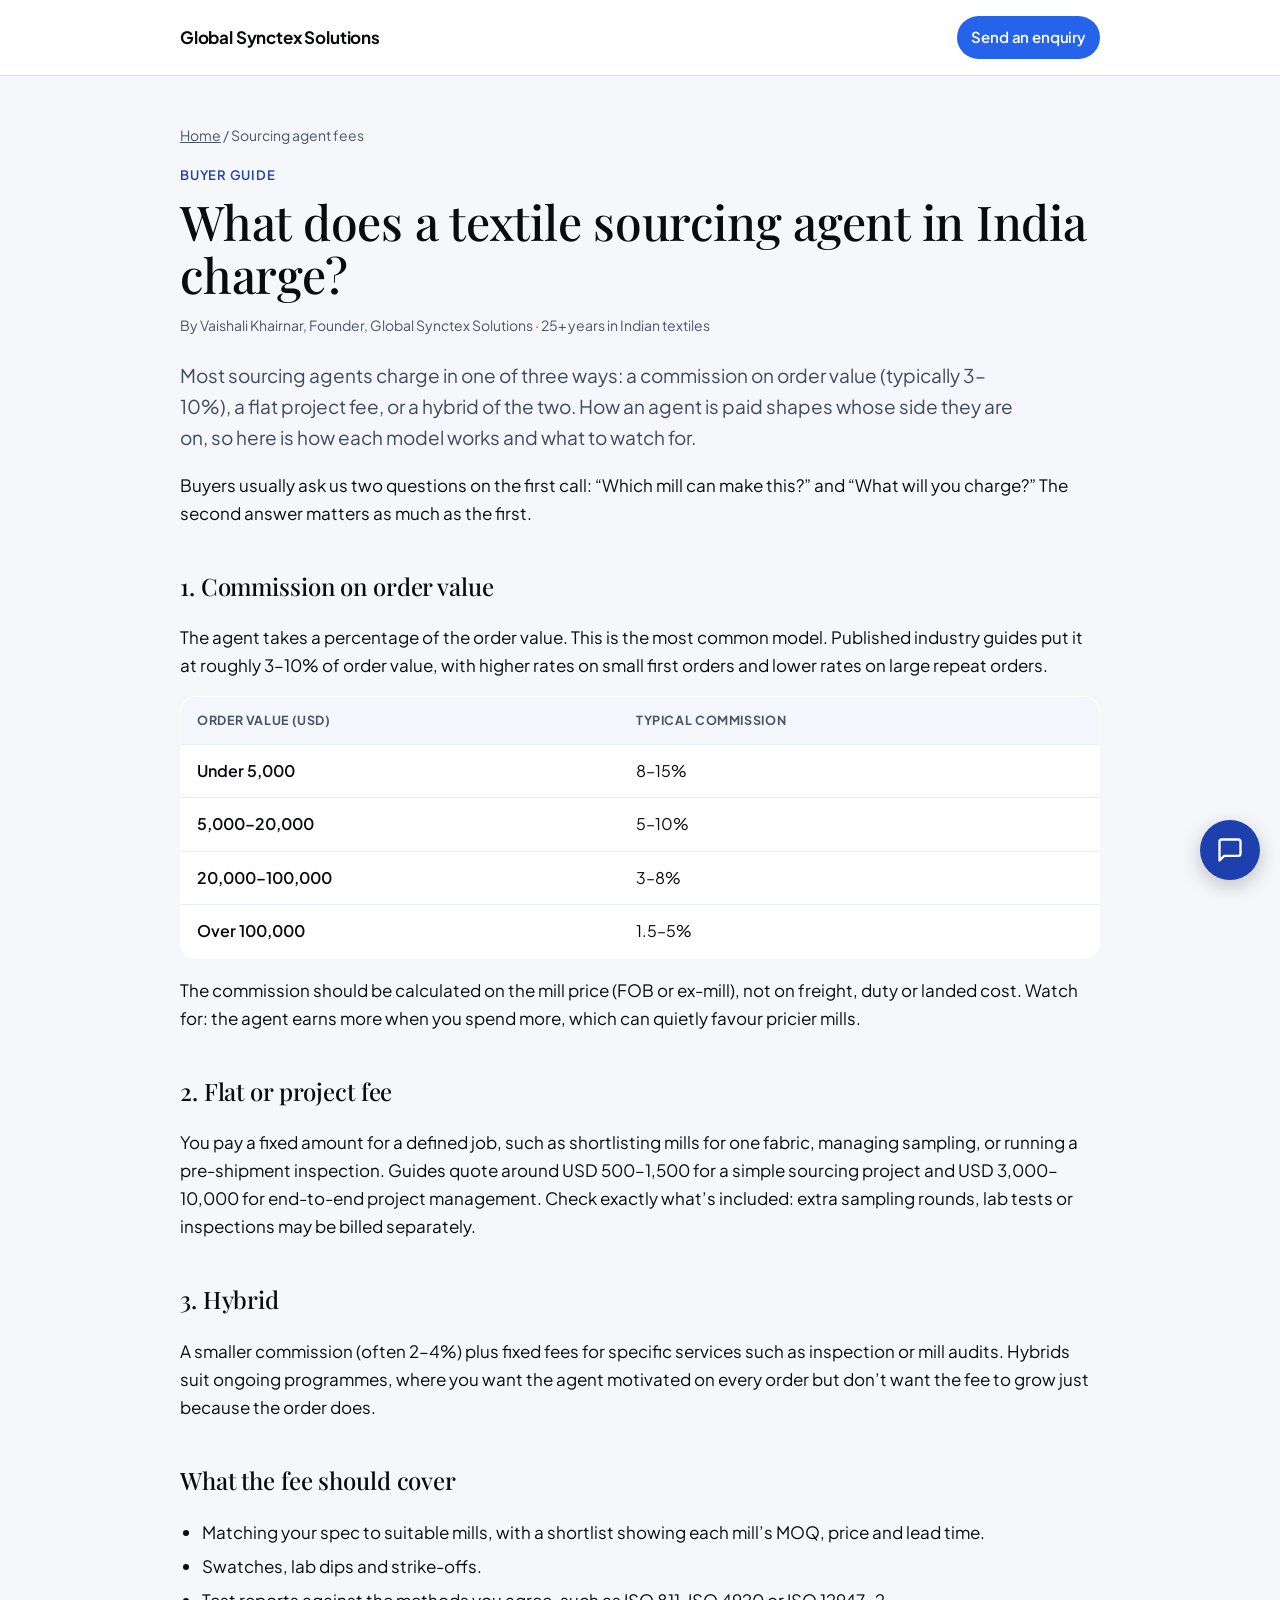
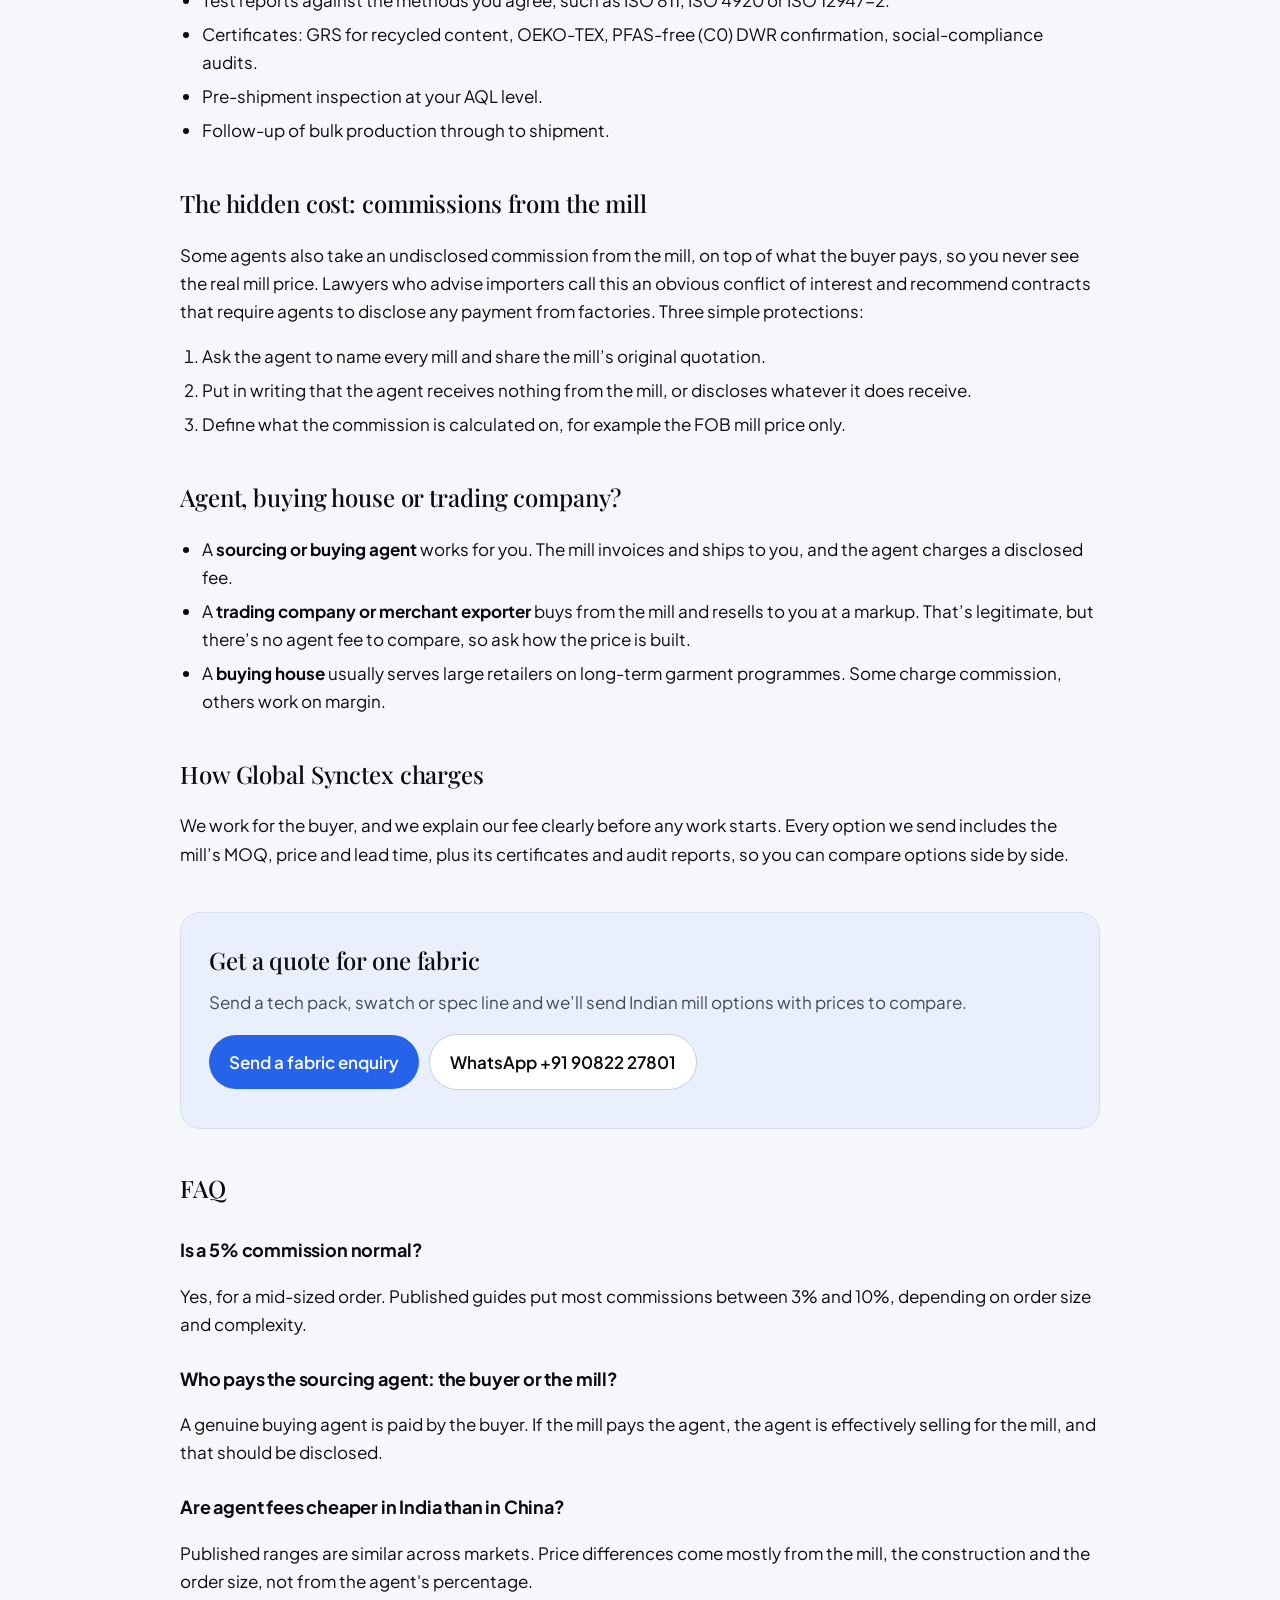
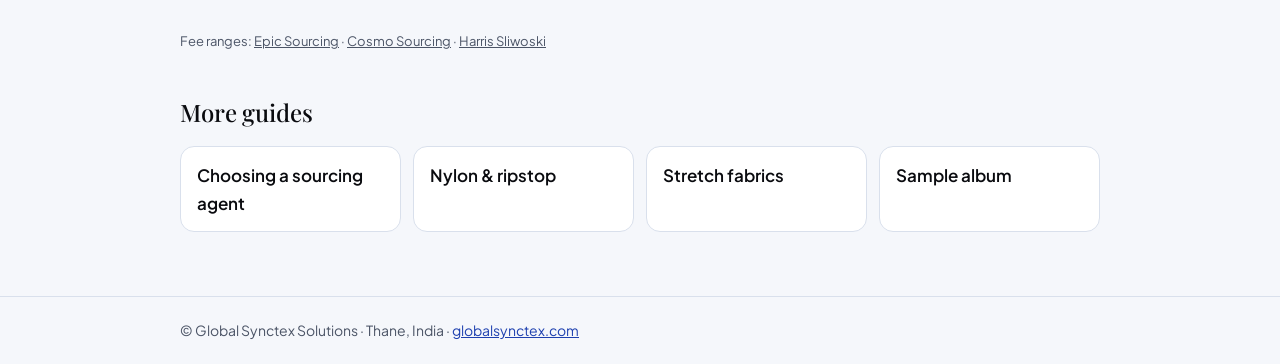
<file: textile-sourcing-agent-india-commission-fees.html>
<!doctype html>
<html lang="en">
<head>
<meta charset="utf-8">
<meta name="viewport" content="width=device-width,initial-scale=1">
<title>Textile Sourcing Agent Fees in India: Commission, Flat Fee or Hybrid?</title>
<meta name="description" content="How textile sourcing agents in India charge: commission ranges by order size, flat fees, hybrid models, what the fee should cover, and how to spot hidden mill commissions.">
<link rel="canonical" href="https://globalsynctex.com/textile-sourcing-agent-india-commission-fees.html">
<meta property="og:type" content="article"><meta property="og:title" content="Textile Sourcing Agent Fees in India: Commission, Flat Fee or Hybrid?"><meta property="og:description" content="How textile sourcing agents in India charge: commission ranges by order size, flat fees, hybrid models, what the fee should cover, and how to spot hidden mill commissions."><meta property="og:url" content="https://globalsynctex.com/textile-sourcing-agent-india-commission-fees.html"><meta property="og:image" content="https://globalsynctex.com/slide-01.jpg">
<link rel="preconnect" href="https://fonts.googleapis.com"><link rel="stylesheet" href="https://fonts.googleapis.com/css2?family=Playfair+Display:ital,wght@0,500..900;1,500..900&family=Plus+Jakarta+Sans:ital,wght@0,400..800;1,400..800&family=DM+Mono:wght@400;500&display=swap">
<link rel="stylesheet" href="guides.css">
<script type="application/ld+json">{"@context": "https://schema.org", "@graph": [{"@type": "Article", "headline": "Textile Sourcing Agent Fees in India: Commission, Flat Fee or Hybrid?", "description": "How textile sourcing agents in India charge: commission ranges by order size, flat fees, hybrid models, what the fee should cover, and how to spot hidden mill commissions.", "mainEntityOfPage": "https://globalsynctex.com/textile-sourcing-agent-india-commission-fees.html", "author": {"@type": "Person", "name": "Vaishali Khairnar", "jobTitle": "Founder"}, "publisher": {"@type": "Organization", "name": "Global Synctex Solutions", "url": "https://globalsynctex.com/"}, "datePublished": "2026-11-17", "dateModified": "2026-11-17", "image": "https://globalsynctex.com/slide-01.jpg"}, {"@type": "BreadcrumbList", "itemListElement": [{"@type": "ListItem", "position": 1, "name": "Home", "item": "https://globalsynctex.com/"}, {"@type": "ListItem", "position": 2, "name": "Sourcing agent fees", "item": "https://globalsynctex.com/textile-sourcing-agent-india-commission-fees.html"}]}, {"@type": "FAQPage", "mainEntity": [{"@type": "Question", "name": "Is a 5% commission normal?", "acceptedAnswer": {"@type": "Answer", "text": "Yes, for a mid-sized order. Published guides put most commissions between 3% and 10%, depending on order size and complexity."}}, {"@type": "Question", "name": "Who pays the sourcing agent: the buyer or the mill?", "acceptedAnswer": {"@type": "Answer", "text": "A genuine buying agent is paid by the buyer. If the mill pays the agent, the agent is effectively selling for the mill, and that should be disclosed."}}, {"@type": "Question", "name": "Are agent fees cheaper in India than in China?", "acceptedAnswer": {"@type": "Answer", "text": "Published ranges are similar across markets. Price differences come mostly from the mill, the construction and the order size, not from the agent's percentage."}}]}]}</script>
</head>
<body>
<header><div class="w"><a href="./">Global Synctex Solutions</a><a class="cta" href="./#enquire">Send an enquiry</a></div></header>
<main><div class="w">
<nav class="crumb" aria-label="Breadcrumb"><a href="./">Home</a> / Sourcing agent fees</nav>
<span class="eyebrow">Buyer guide</span>
<h1>What does a textile sourcing agent in India charge?</h1>
<p class="byline">By Vaishali Khairnar, Founder, Global Synctex Solutions · 25+ years in Indian textiles</p>
<p class="lede">Most sourcing agents charge in one of three ways: a commission on order value (typically 3&ndash;10%), a flat project fee, or a hybrid of the two. How an agent is paid shapes whose side they are on, so here is how each model works and what to watch for.</p>
<p>Buyers usually ask us two questions on the first call: &ldquo;Which mill can make this?&rdquo; and &ldquo;What will you charge?&rdquo; The second answer matters as much as the first.</p>
<h2>1. Commission on order value</h2>
<p>The agent takes a percentage of the order value. This is the most common model. Published industry guides put it at roughly 3&ndash;10% of order value, with higher rates on small first orders and lower rates on large repeat orders.</p>
<table><thead><tr><th>Order value (USD)</th><th>Typical commission</th></tr></thead><tbody><tr><td>Under 5,000</td><td>8&ndash;15%</td></tr><tr><td>5,000&ndash;20,000</td><td>5&ndash;10%</td></tr><tr><td>20,000&ndash;100,000</td><td>3&ndash;8%</td></tr><tr><td>Over 100,000</td><td>1.5&ndash;5%</td></tr></tbody></table>
<p>The commission should be calculated on the mill price (FOB or ex-mill), not on freight, duty or landed cost. Watch for: the agent earns more when you spend more, which can quietly favour pricier mills.</p>
<h2>2. Flat or project fee</h2>
<p>You pay a fixed amount for a defined job, such as shortlisting mills for one fabric, managing sampling, or running a pre-shipment inspection. Guides quote around USD 500&ndash;1,500 for a simple sourcing project and USD 3,000&ndash;10,000 for end-to-end project management. Check exactly what&rsquo;s included: extra sampling rounds, lab tests or inspections may be billed separately.</p>
<h2>3. Hybrid</h2>
<p>A smaller commission (often 2&ndash;4%) plus fixed fees for specific services such as inspection or mill audits. Hybrids suit ongoing programmes, where you want the agent motivated on every order but don&rsquo;t want the fee to grow just because the order does.</p>
<h2>What the fee should cover</h2>
<ul><li>Matching your spec to suitable mills, with a shortlist showing each mill&rsquo;s MOQ, price and lead time.</li><li>Swatches, lab dips and strike-offs.</li><li>Test reports against the methods you agree, such as ISO 811, ISO 4920 or ISO 12947-2.</li><li>Certificates: GRS for recycled content, OEKO-TEX, PFAS-free (C0) DWR confirmation, social-compliance audits.</li><li>Pre-shipment inspection at your AQL level.</li><li>Follow-up of bulk production through to shipment.</li></ul>
<h2>The hidden cost: commissions from the mill</h2>
<p>Some agents also take an undisclosed commission from the mill, on top of what the buyer pays, so you never see the real mill price. Lawyers who advise importers call this an obvious conflict of interest and recommend contracts that require agents to disclose any payment from factories. Three simple protections:</p>
<ol><li>Ask the agent to name every mill and share the mill&rsquo;s original quotation.</li><li>Put in writing that the agent receives nothing from the mill, or discloses whatever it does receive.</li><li>Define what the commission is calculated on, for example the FOB mill price only.</li></ol>
<h2>Agent, buying house or trading company?</h2>
<ul><li>A <strong>sourcing or buying agent</strong> works for you. The mill invoices and ships to you, and the agent charges a disclosed fee.</li><li>A <strong>trading company or merchant exporter</strong> buys from the mill and resells to you at a markup. That&rsquo;s legitimate, but there&rsquo;s no agent fee to compare, so ask how the price is built.</li><li>A <strong>buying house</strong> usually serves large retailers on long-term garment programmes. Some charge commission, others work on margin.</li></ul>
<h2>How Global Synctex charges</h2>
<p>We work for the buyer, and we explain our fee clearly before any work starts. Every option we send includes the mill&rsquo;s MOQ, price and lead time, plus its certificates and audit reports, so you can compare options side by side.</p>
<div class="box"><h2>Get a quote for one fabric</h2><p>Send a tech pack, swatch or spec line and we&rsquo;ll send Indian mill options with prices to compare.</p>
<a class="btn" href="./#enquire">Send a fabric enquiry</a><a class="btn sec" href="https://wa.me/919082227801" target="_blank" rel="noopener">WhatsApp +91 90822 27801</a></div><h2>FAQ</h2><h3>Is a 5% commission normal?</h3><p>Yes, for a mid-sized order. Published guides put most commissions between 3% and 10%, depending on order size and complexity.</p><h3>Who pays the sourcing agent: the buyer or the mill?</h3><p>A genuine buying agent is paid by the buyer. If the mill pays the agent, the agent is effectively selling for the mill, and that should be disclosed.</p><h3>Are agent fees cheaper in India than in China?</h3><p>Published ranges are similar across markets. Price differences come mostly from the mill, the construction and the order size, not from the agent's percentage.</p>
<p class="src">Fee ranges: <a href="https://www.epicsourcing.co/epic-guide/sourcing-agent-cost-fees" rel="nofollow noopener" target="_blank">Epic Sourcing</a> · <a href="https://www.cosmosourcing.com/blog/what-is-a-sourcing-agent" rel="nofollow noopener" target="_blank">Cosmo Sourcing</a> · <a href="https://harris-sliwoski.com/es/chinalawblog/sourcing-agents-when-manufacturing-overseas/" rel="nofollow noopener" target="_blank">Harris Sliwoski</a></p>

<h2>More guides</h2><div class="more"><a href="how-to-choose-textile-sourcing-agent-india.html">Choosing a sourcing agent</a><a href="nylon-ripstop-fabric-supplier-india.html">Nylon &amp; ripstop</a><a href="stretch-fabric-trekking-pants-india.html">Stretch fabrics</a><a href="./#samples">Sample album</a></div>
</div></main>
<footer><div class="w">© Global Synctex Solutions · Thane, India · <a href="./">globalsynctex.com</a></div></footer>
<script src="/gs-assistant.js" defer></script>
<script data-goatcounter="https://globalsynctex.goatcounter.com/count" async src="//gc.zgo.at/count.js"></script>
</body>
</html>
</file>
<file: guides.css>
*{box-sizing:border-box}body{margin:0;font-family:"Plus Jakarta Sans",system-ui,-apple-system,"Segoe UI",Roboto,Arial,sans-serif;color:#0a0b0f;background:#f5f7fb;font-size:17px;line-height:1.65}
a{color:#1e40af}a:hover{color:#1e3a8a}
header{background:#ffffff;color:#0a0b0f;border-bottom:1px solid #d9e0ec}header .w{display:flex;justify-content:space-between;align-items:center;gap:16px;padding:16px 20px}
header a{color:#0a0b0f;text-decoration:none;font-weight:700;letter-spacing:-.01em}header .cta{background:#2563eb;color:#ffffff;border-radius:10px;padding:9px 14px;font-weight:600;font-size:15px}
.w{max-width:960px;margin:0 auto}main .w{padding:48px 20px 64px}
.crumb{font-size:14px;color:#4b5466}.crumb a{color:#4b5466}
.eyebrow{display:inline-block;margin-top:18px;font-size:13px;font-weight:600;letter-spacing:.06em;text-transform:uppercase;color:#1e40af}
h1{font-size:clamp(32px,4.4vw,48px);line-height:1.1;letter-spacing:-.025em;margin:8px 0 14px}
.lede{font-size:19px;color:#3f4a5e;max-width:44em;margin:0}
figure{margin:32px 0;border-radius:16px;overflow:hidden;border:1px solid #d9e0ec;background:#fff}figure img{display:block;width:100%;height:auto;max-height:520px;object-fit:cover}figcaption{padding:12px 16px;font-size:14px;color:#4b5466;border-top:1px solid #e6ebf3}
h2{font-size:24px;letter-spacing:-.015em;margin:40px 0 10px}
table{width:100%;border-collapse:collapse;background:#fff;border:1px solid #d9e0ec;border-radius:16px;overflow:hidden;font-size:16px}
th,td{text-align:left;padding:13px 16px;border-bottom:1px solid #e6ebf3;vertical-align:top}thead th{font-size:12.5px;letter-spacing:.05em;text-transform:uppercase;color:#4b5466;background:#f3f6fb}
tbody tr:last-child td{border-bottom:0}td:first-child{font-weight:600;white-space:nowrap}
.box{margin-top:44px;background:#eaf0fb;color:#0a0b0f;border:1px solid #d9e0ec;border-radius:20px;padding:28px}.box h2{margin:0 0 8px;color:#0a0b0f}.box p{margin:0 0 18px;color:#3f4a5e}
.btn{display:inline-block;background:#2563eb;color:#ffffff;font-weight:600;text-decoration:none;border-radius:12px;padding:13px 20px;margin:0 10px 10px 0}.btn.sec{background:#ffffff;color:#0a0b0f;border:1px solid #c5cfdf}
.more{display:grid;grid-template-columns:repeat(auto-fit,minmax(200px,1fr));gap:12px;margin-top:14px}
.more a{display:block;background:#fff;border:1px solid #d9e0ec;border-radius:14px;padding:14px 16px;text-decoration:none;font-weight:600;color:#0a0b0f}.more a:hover{border-color:#1e40af;color:#1e40af}
footer{border-top:1px solid #d9e0ec}footer .w{padding:22px 20px;font-size:14px;color:#4b5466}
@media(max-width:600px){td:first-child{white-space:normal}th,td{padding:11px 12px}}

h1,h2{font-family:"Playfair Display",Georgia,serif;letter-spacing:-.005em;font-weight:500}
.btn,header .cta{border-radius:999px}

.byline{font-size:14px;color:#4b5466;margin:0 0 22px}
main ul,main ol{padding-left:1.3em}main li{margin:6px 0}
h3{font-size:18px;margin:26px 0 6px;letter-spacing:-.01em}
.src{margin-top:36px;font-size:13px;color:#4b5466}.src a{color:#4b5466}
</file>
